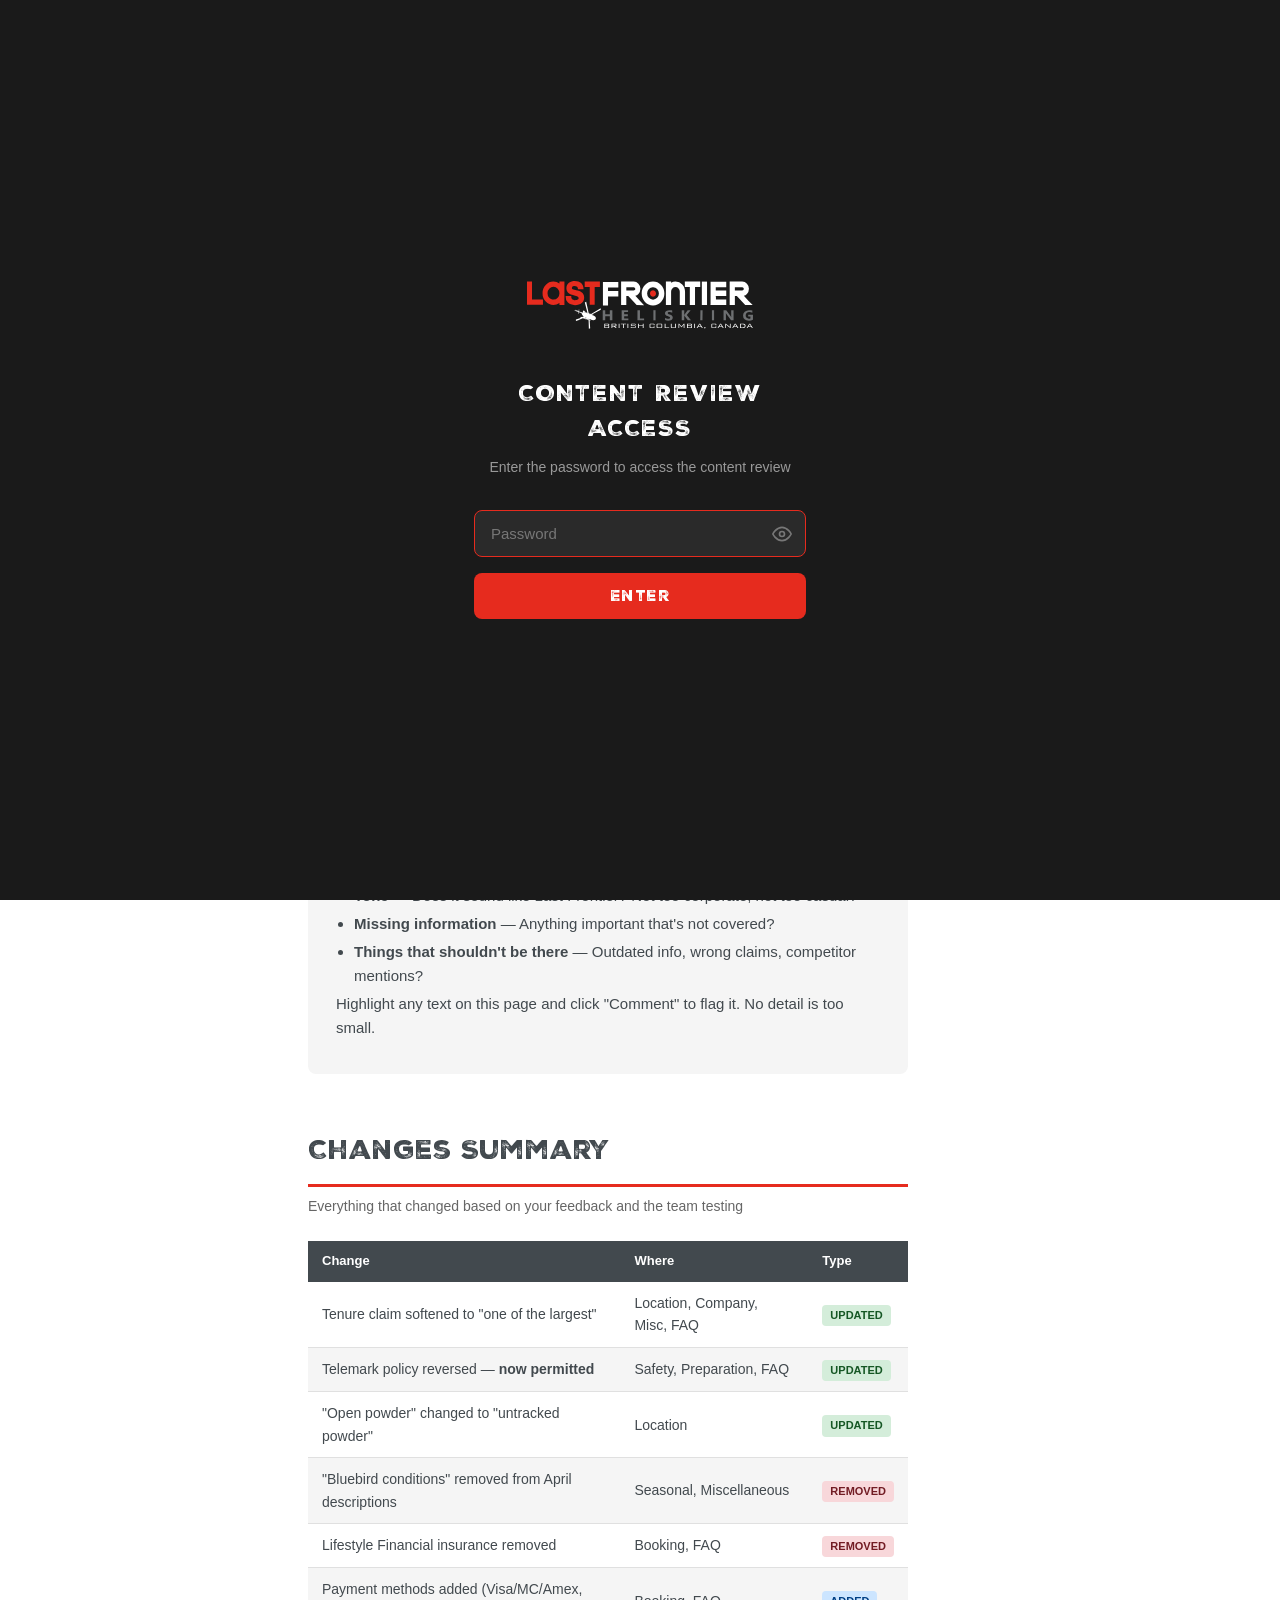
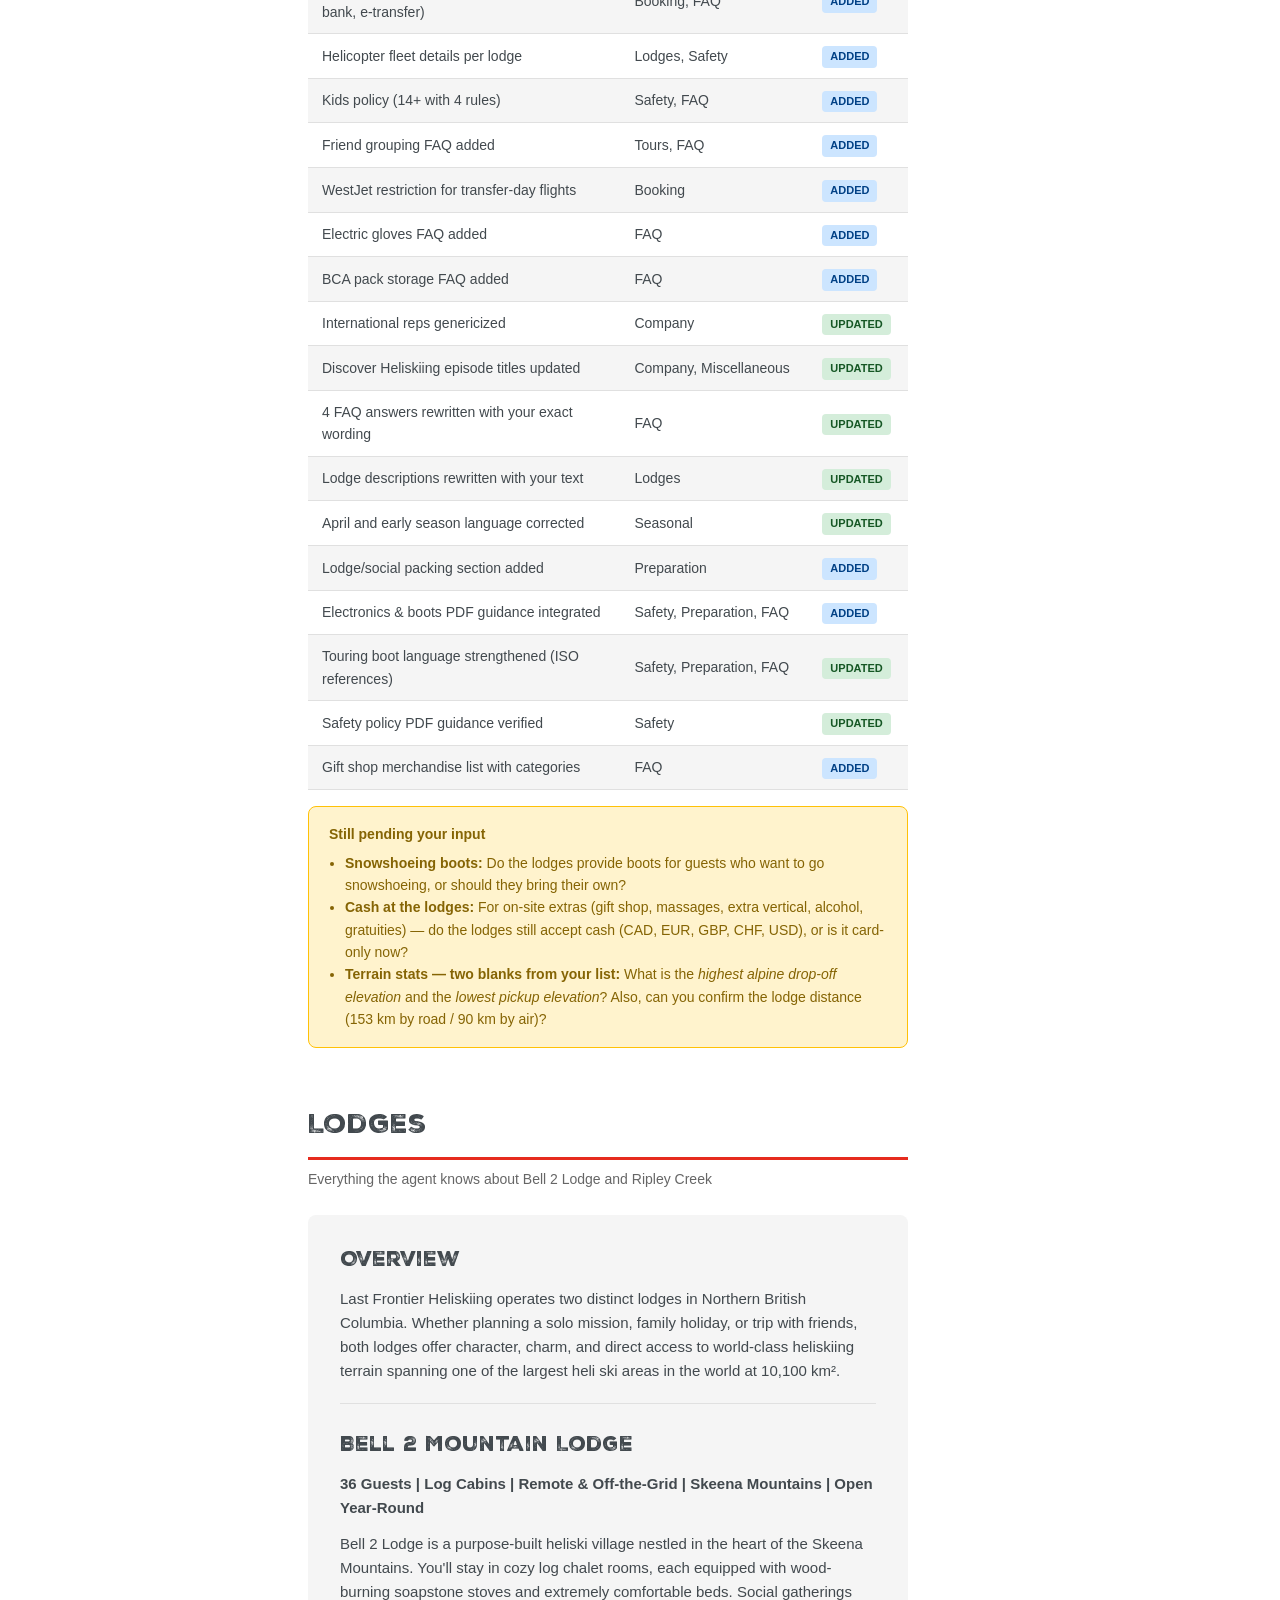
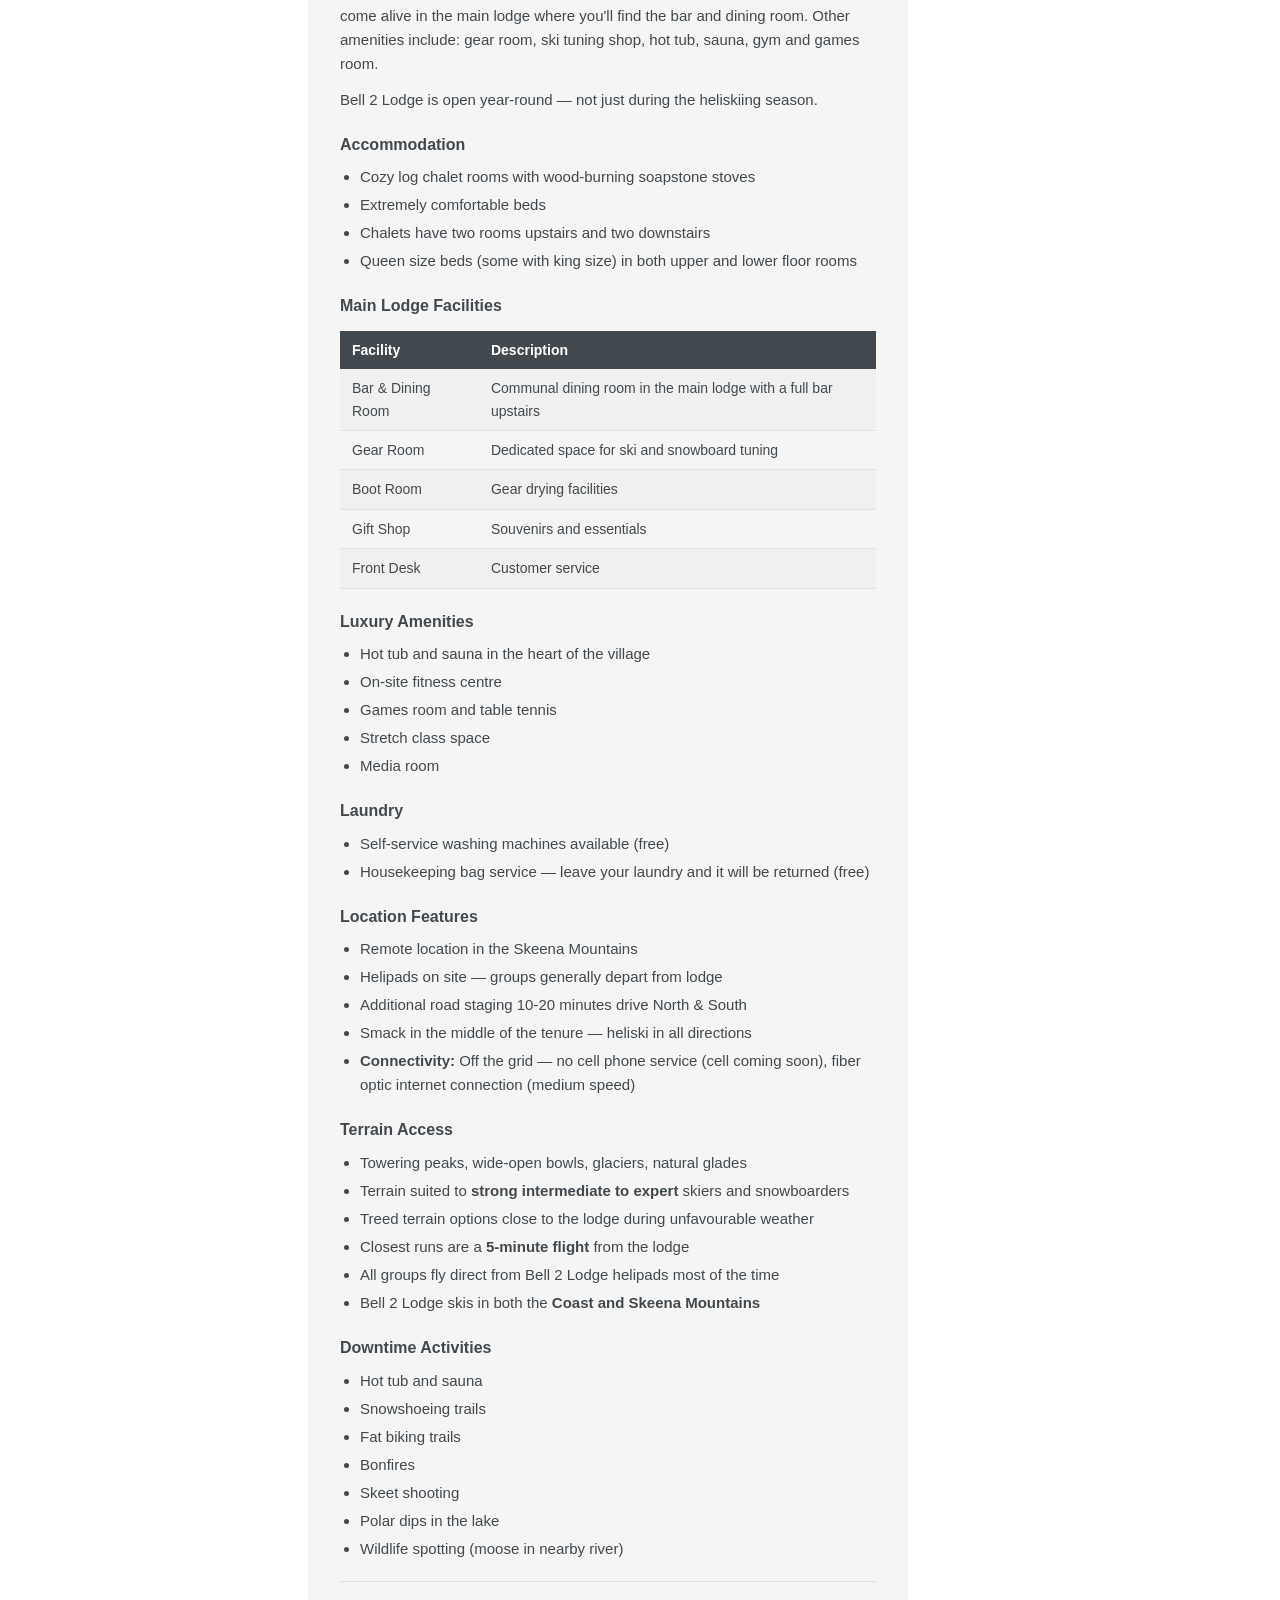
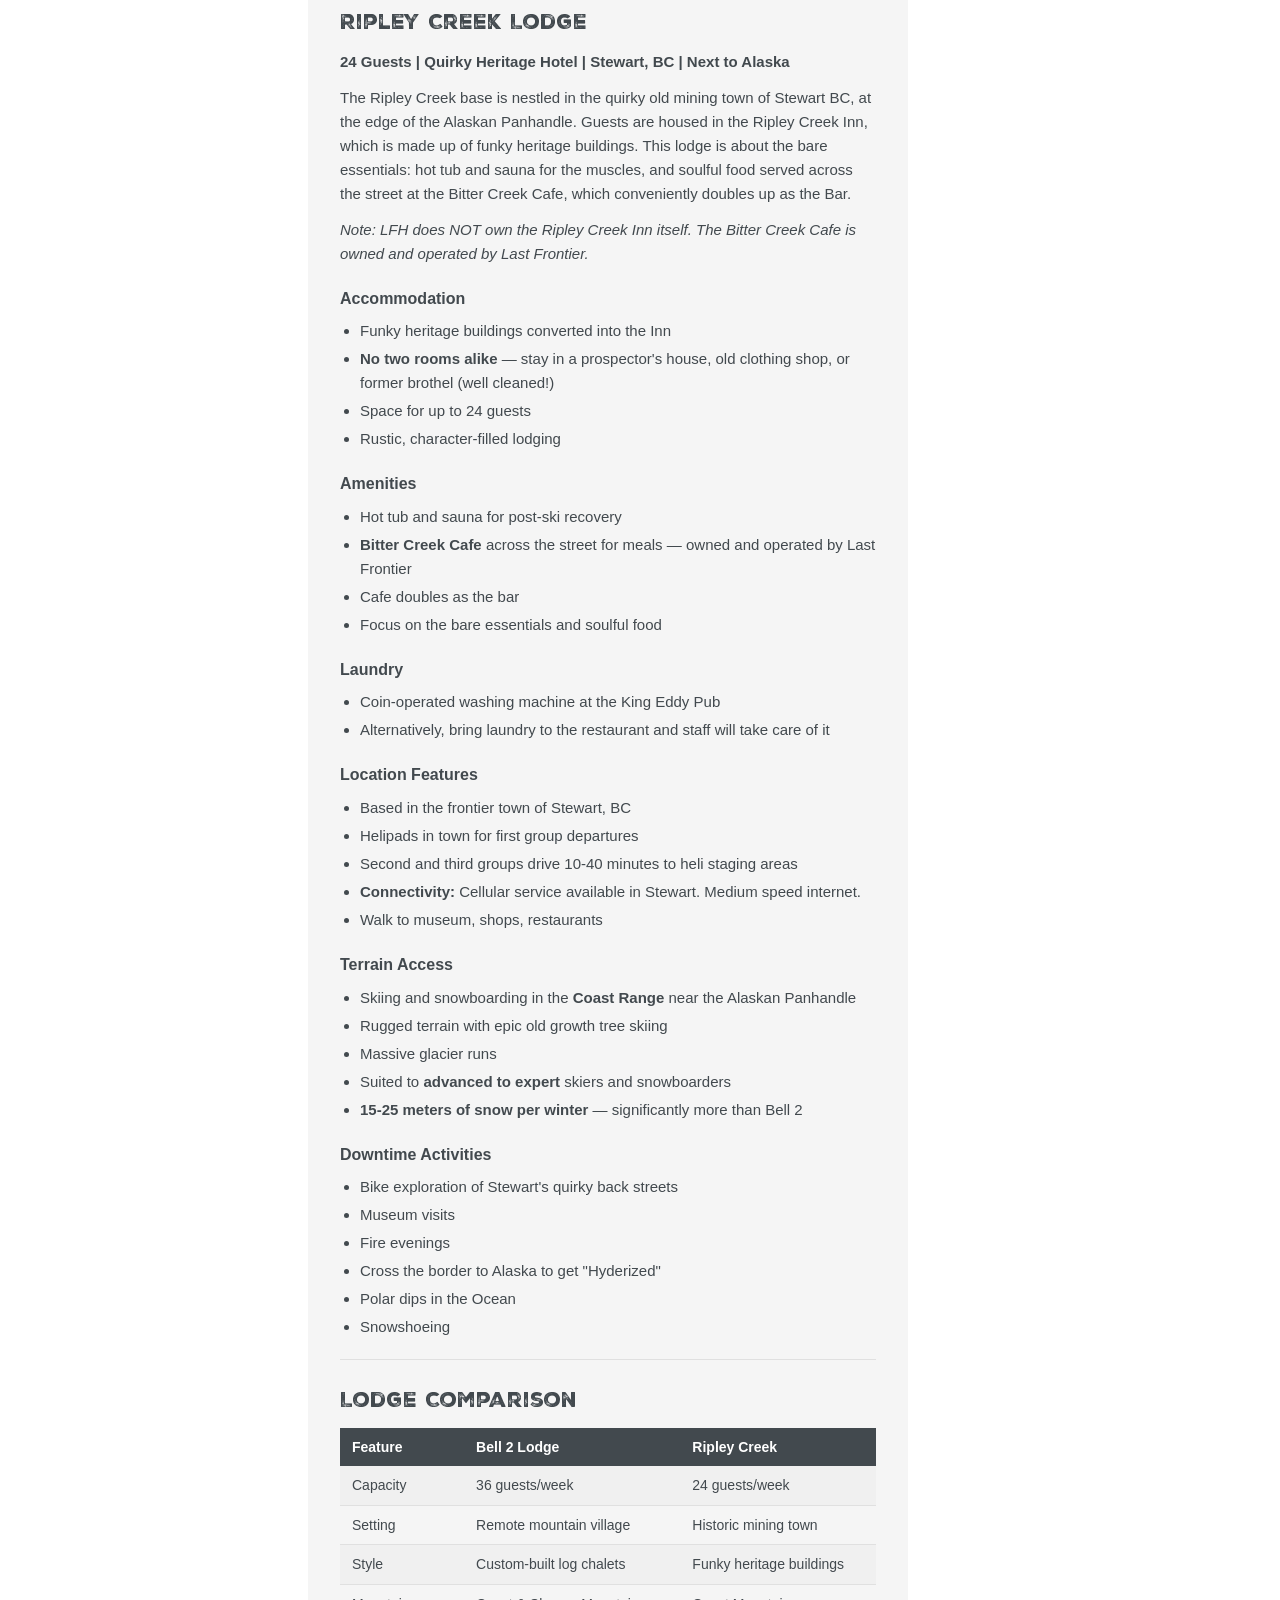
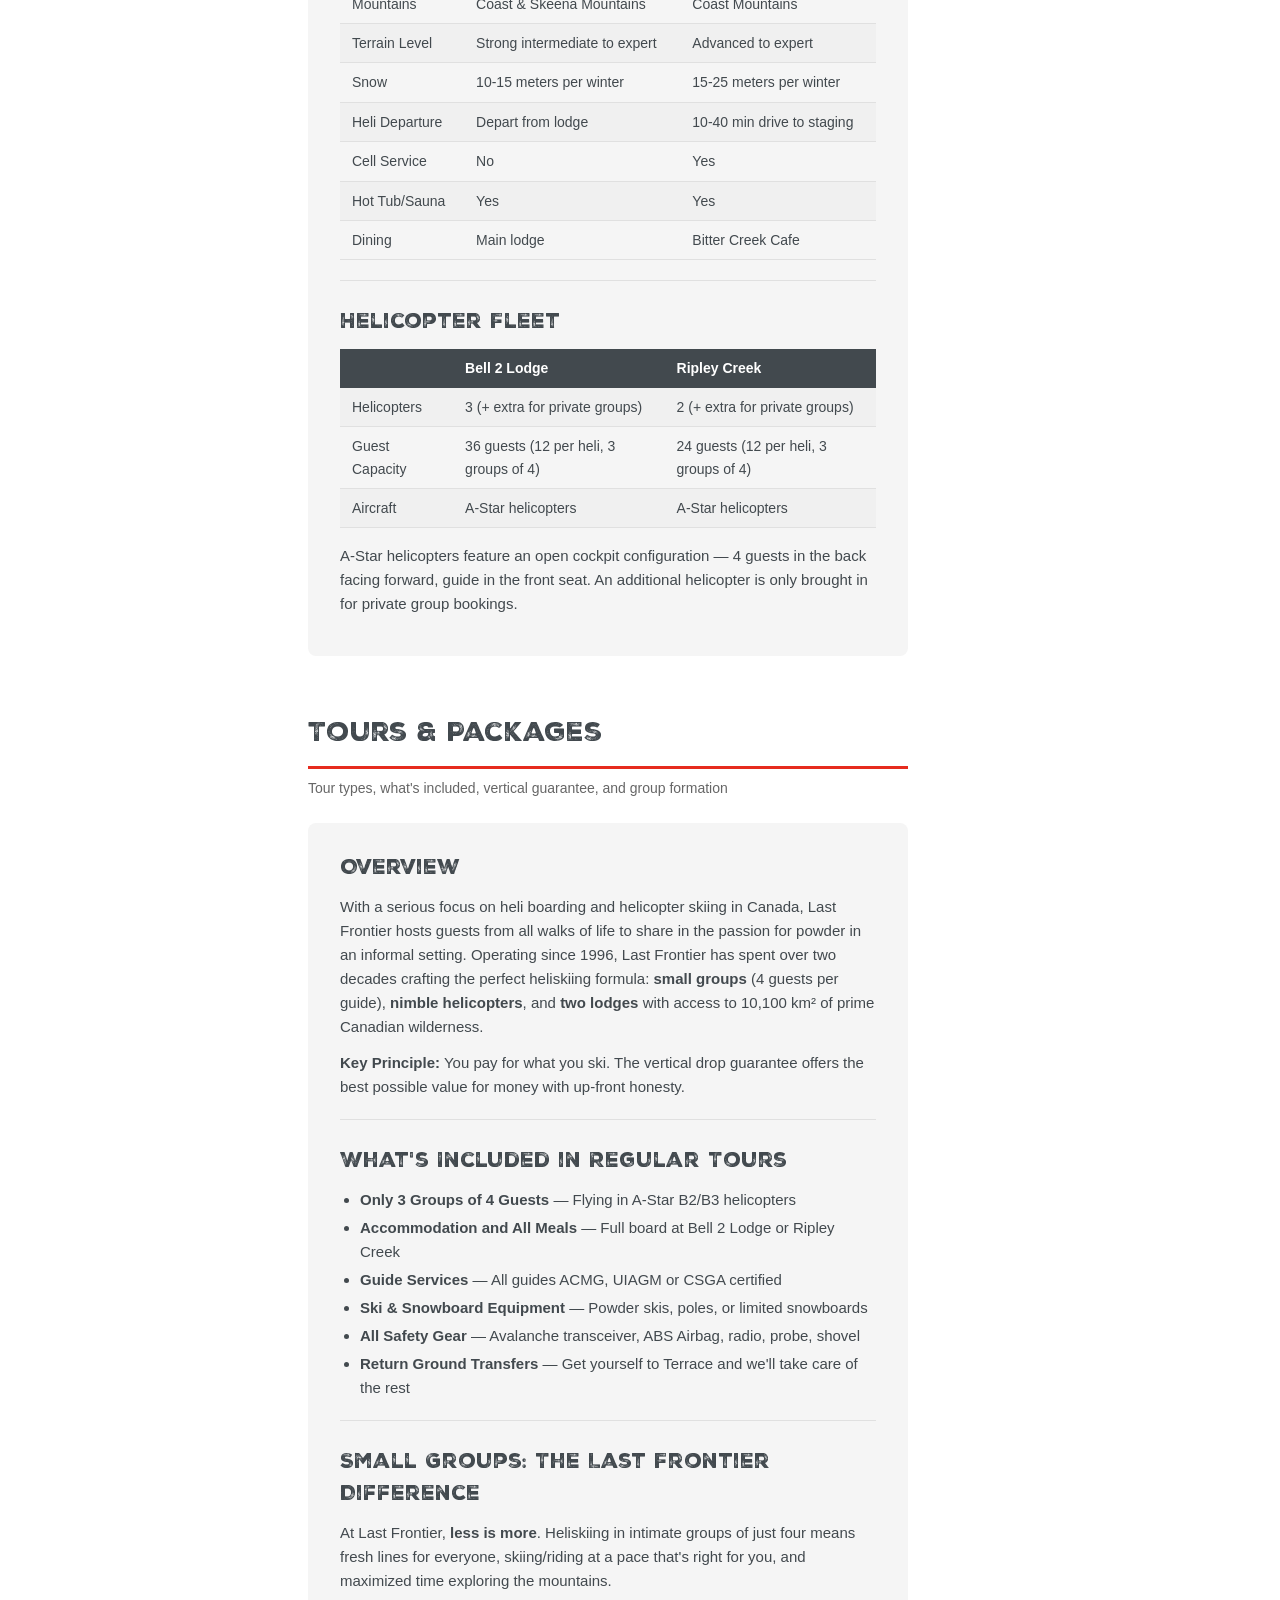
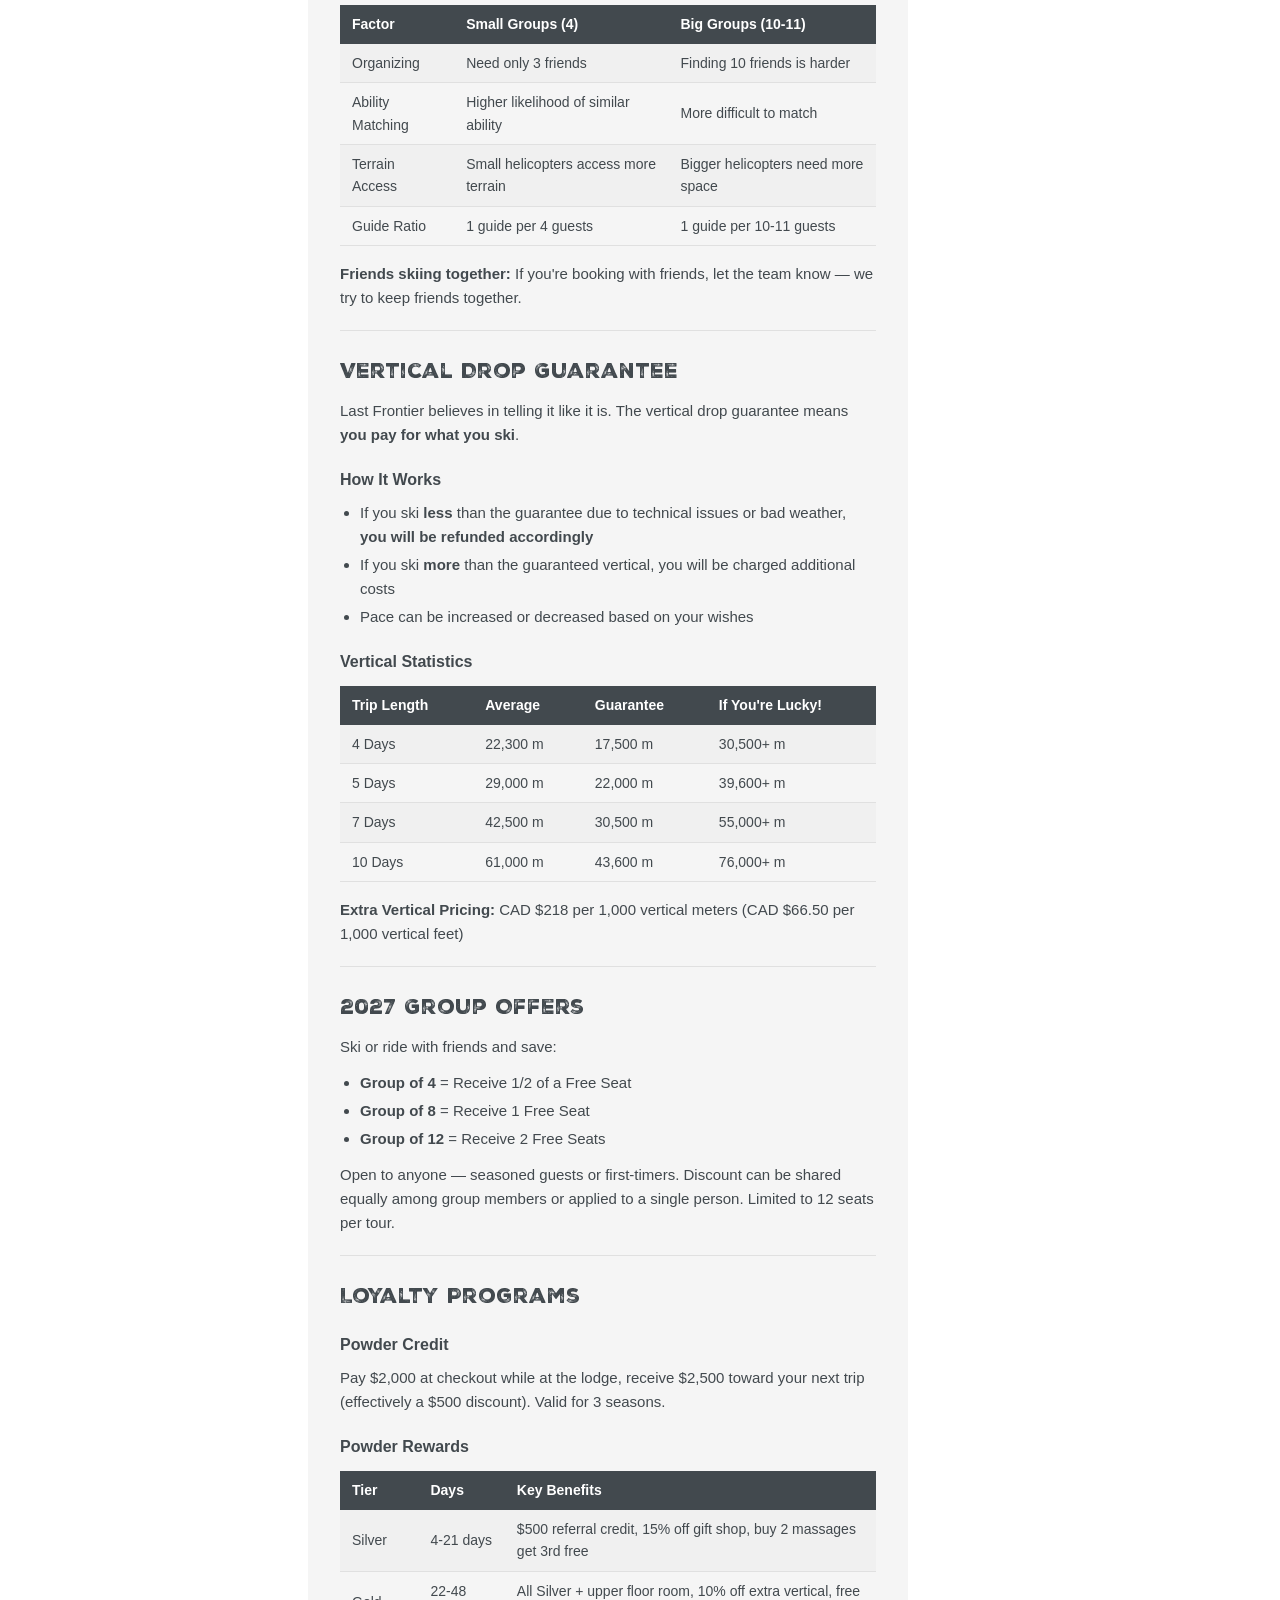
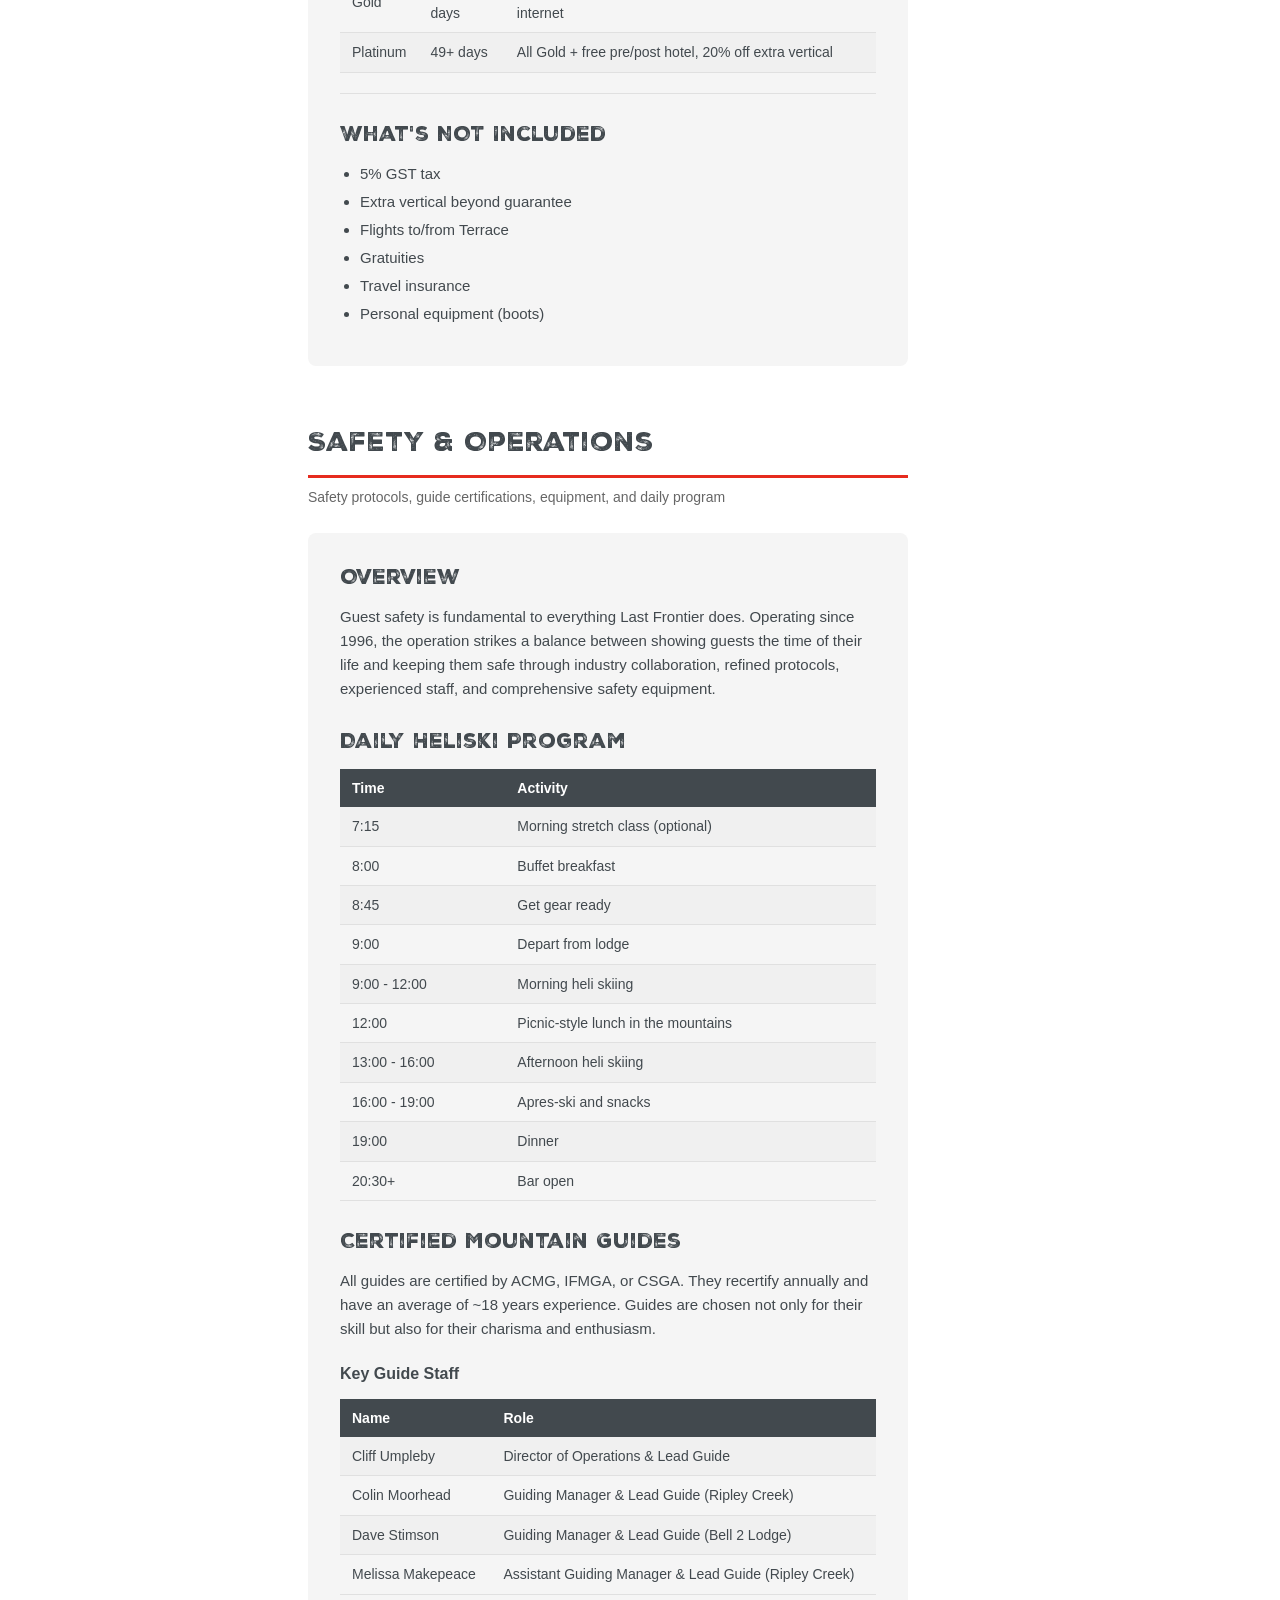
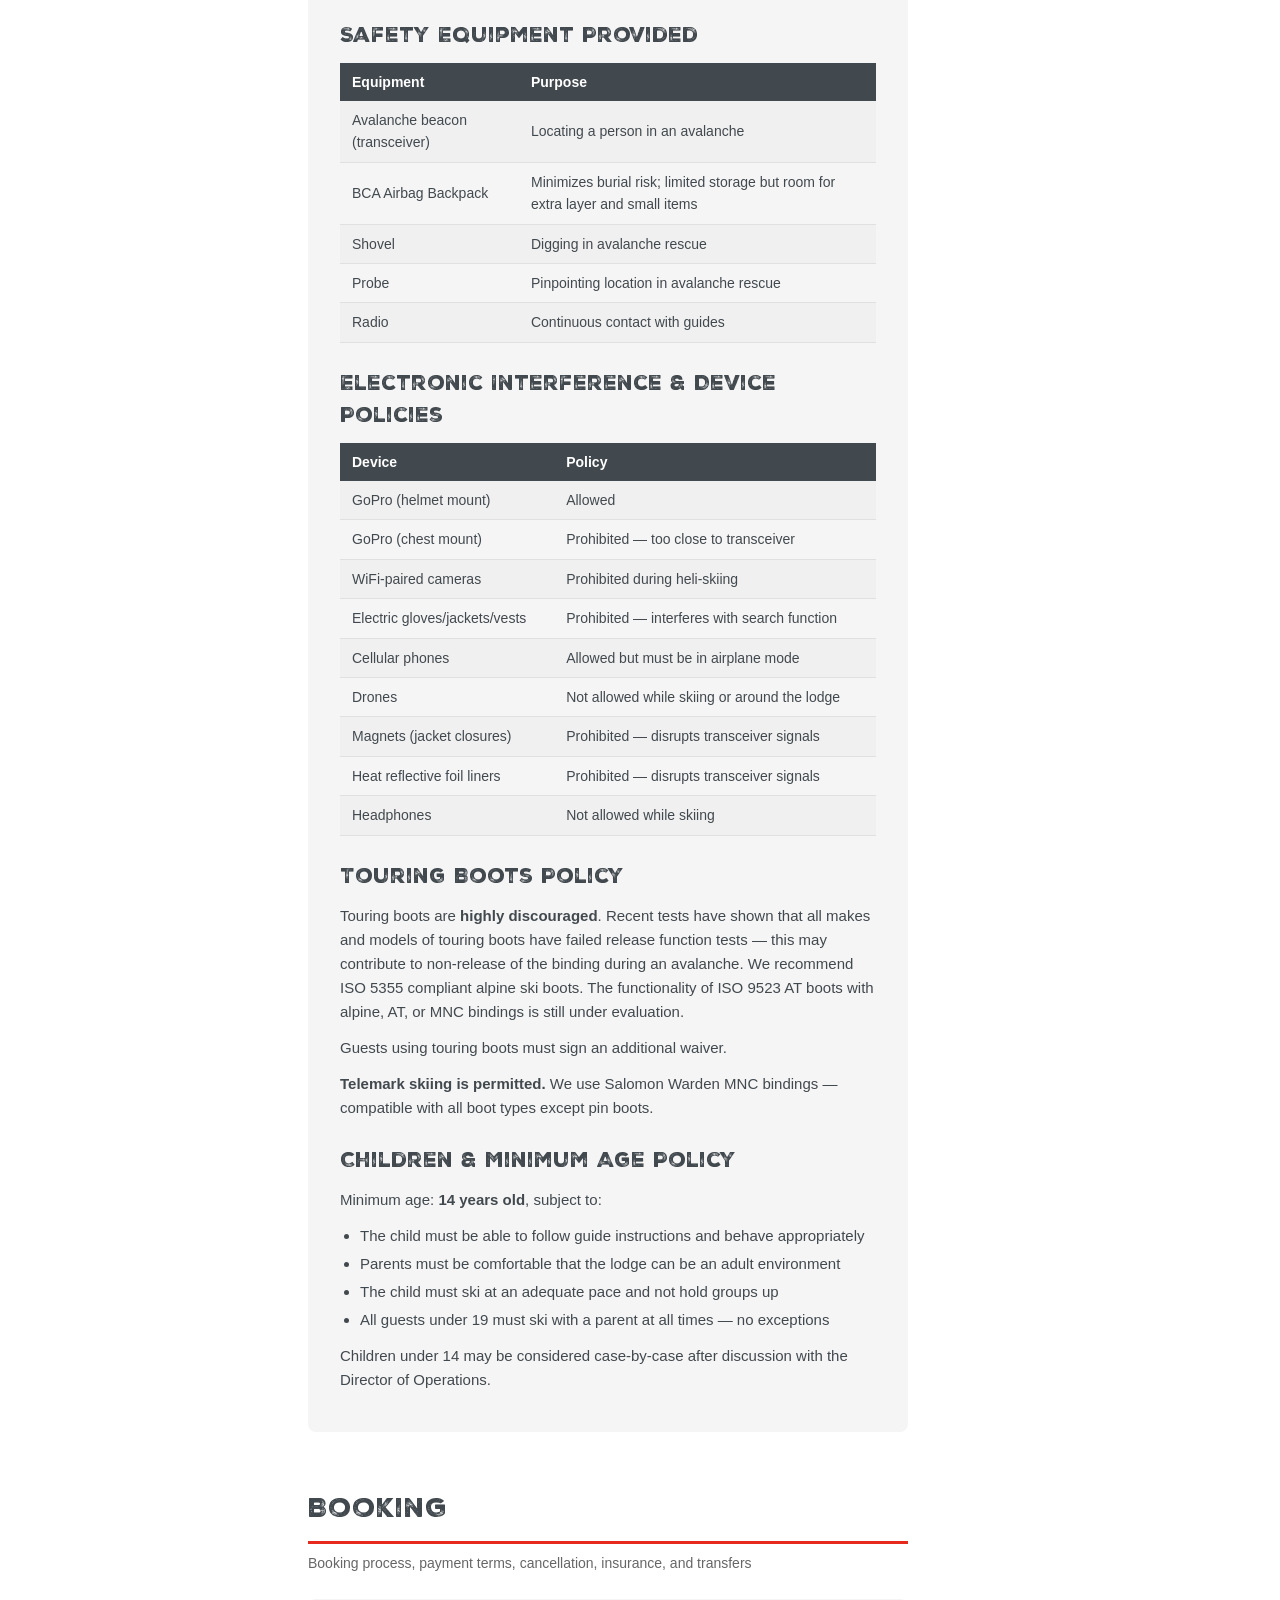
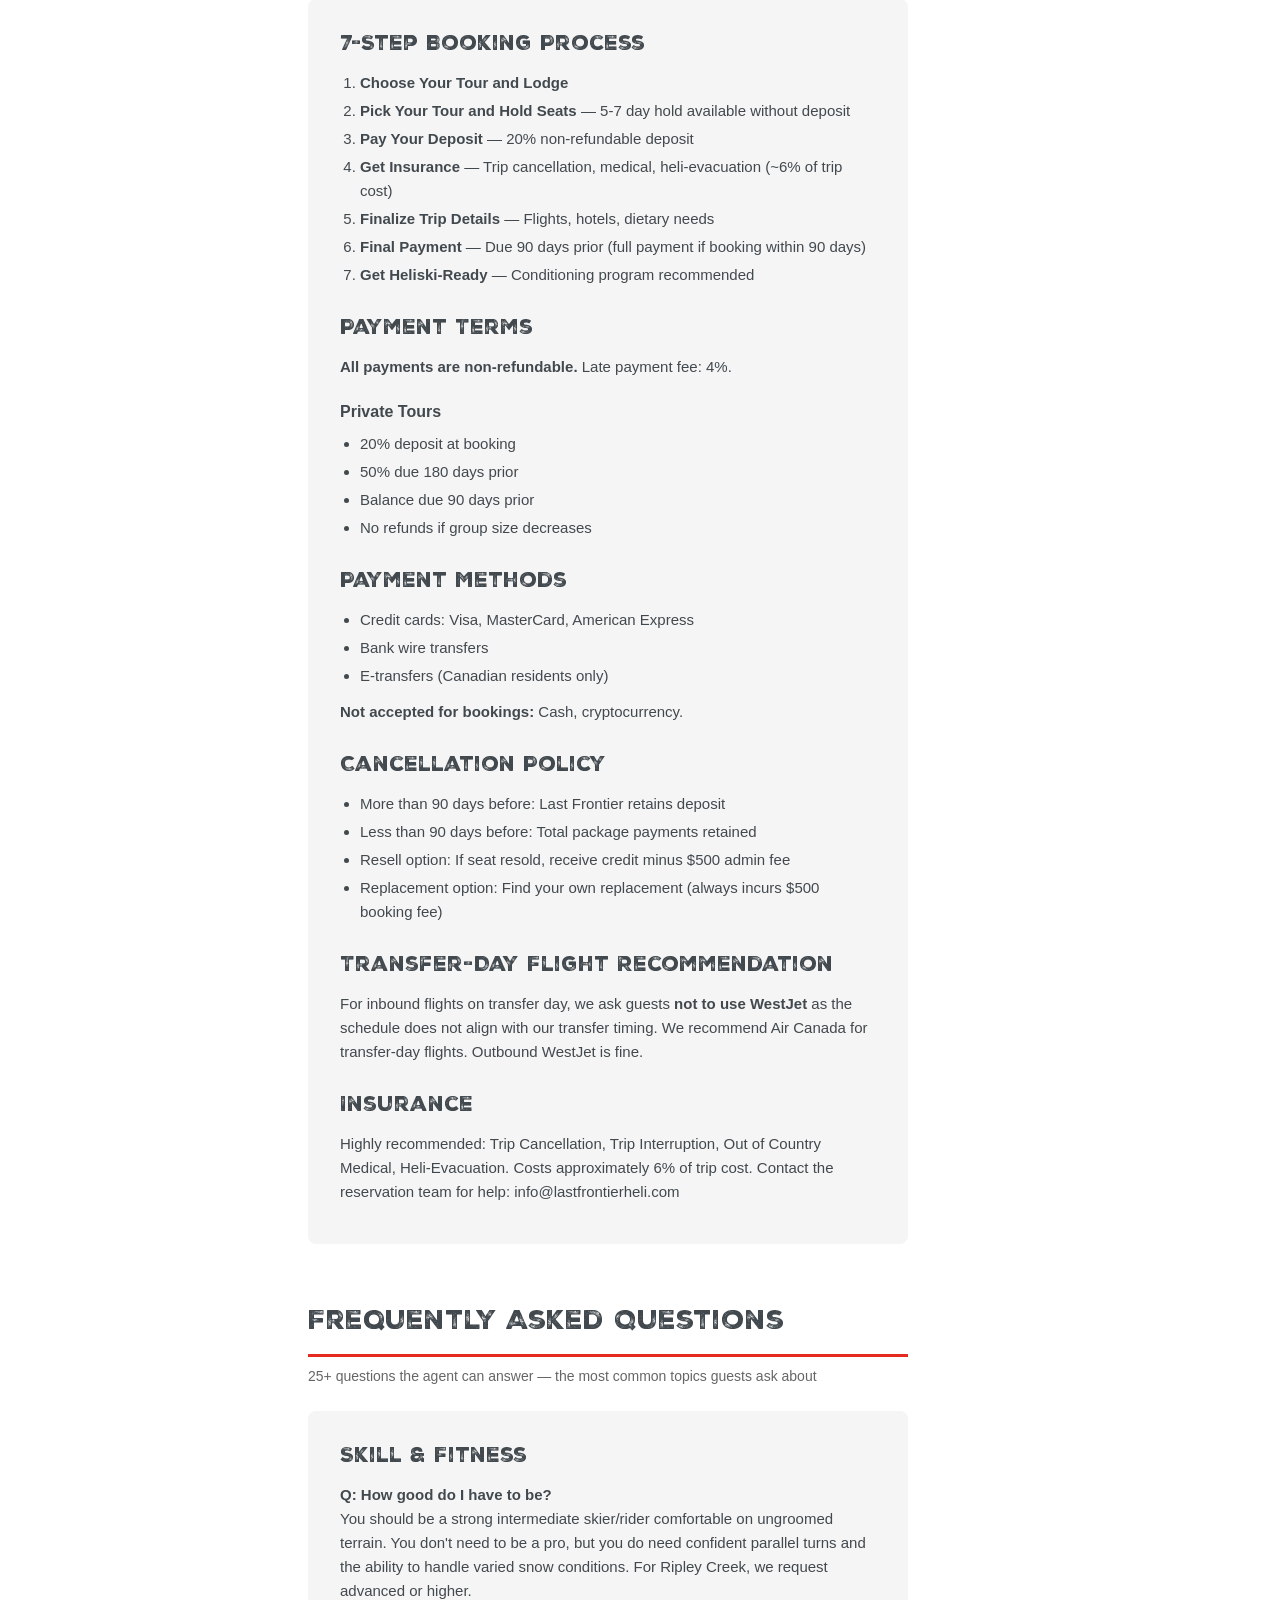
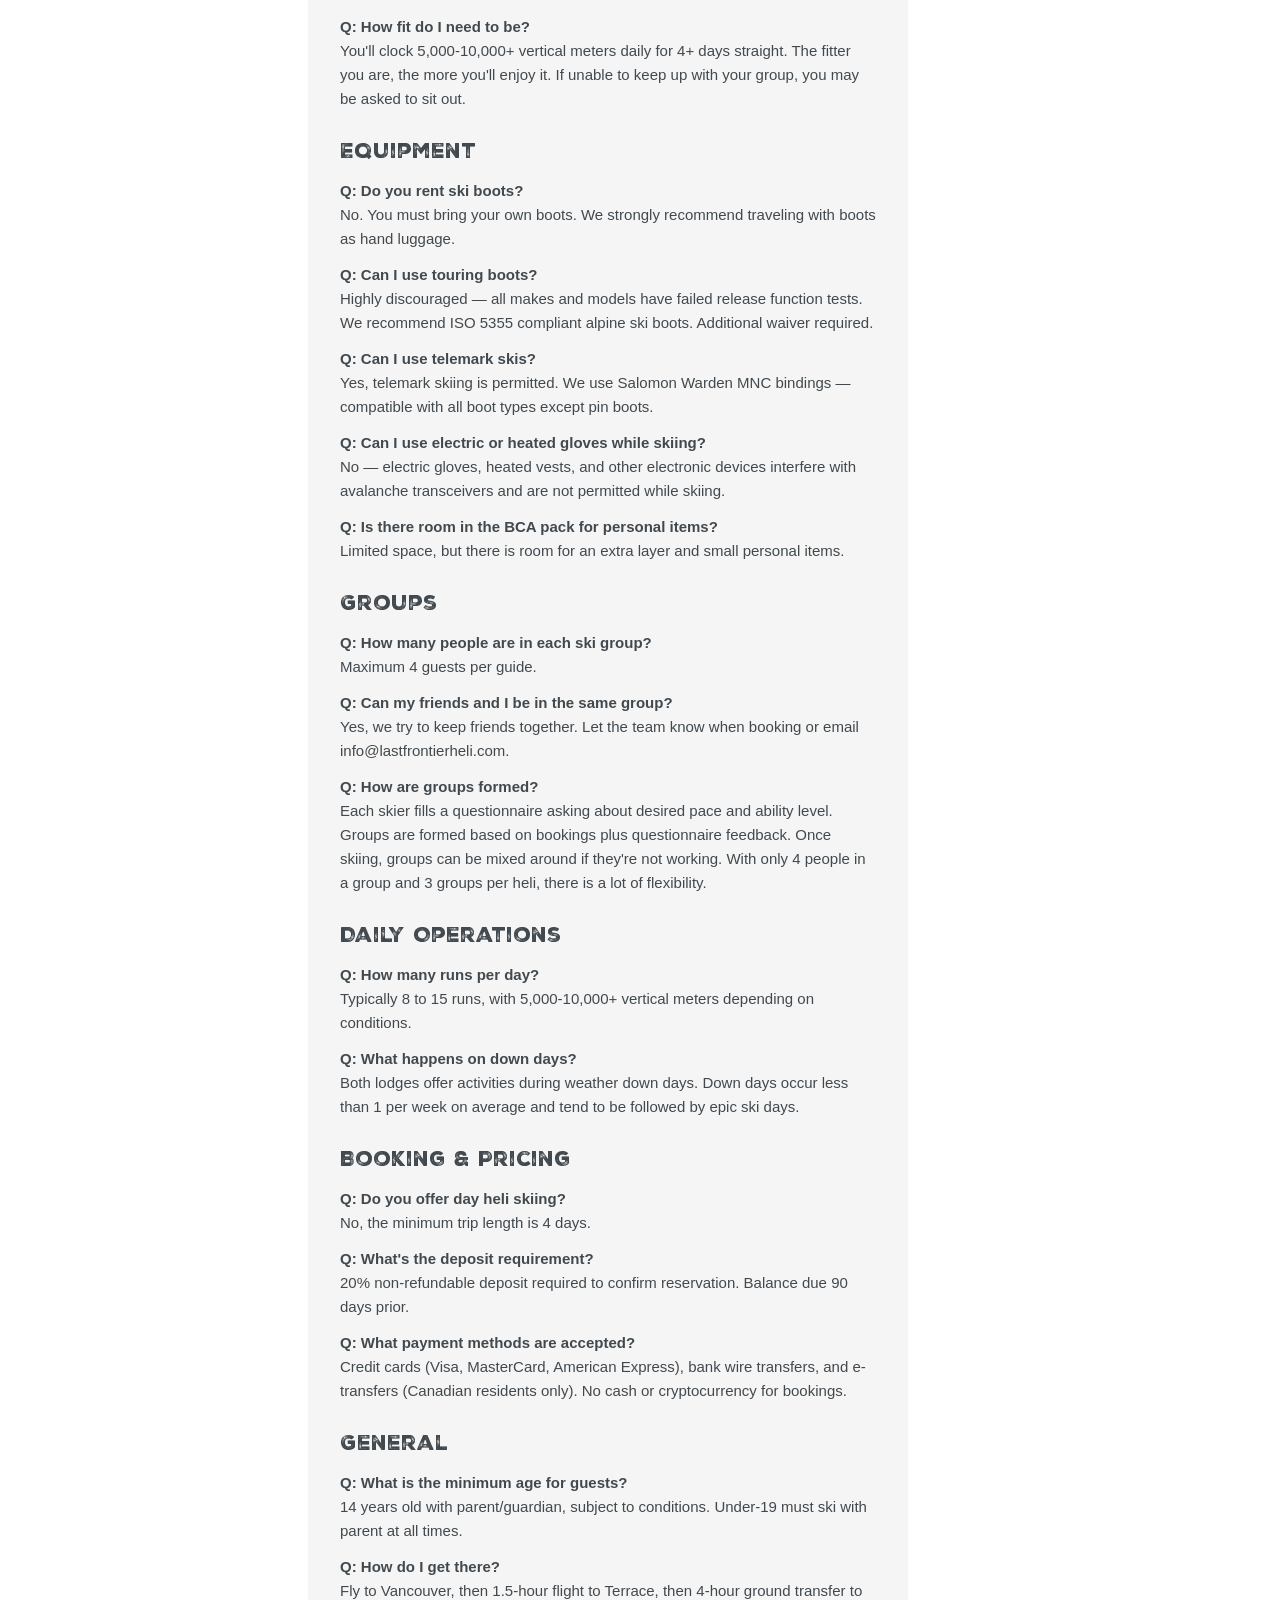
<file: kb-review.html>
<!DOCTYPE html>
<html lang="en">
<head>
<meta charset="UTF-8">
<meta name="viewport" content="width=device-width, initial-scale=1.0">
<title>Last Frontier Heliskiing — Content Review</title>
<style>
@font-face {
  font-family: 'Nexa Rust';
  src: url('https://yannicksegaar.github.io/lfh-cdn/fonts/NexaRustSansBlack2.woff2') format('woff2');
  font-weight: 900;
  font-style: normal;
  font-display: swap;
}

*, *::before, *::after { box-sizing: border-box; margin: 0; padding: 0; }

:root {
  --red: #e62b1e;
  --text: #42494e;
  --text-light: #666666;
  --bg: #FFFFFF;
  --section-bg: #F5F5F5;
  --border: #e0e0e0;
  --sidebar-w: 260px;
  --header-h: 72px;
  --gutter-w: 300px;
  --gutter-gap: 24px;
}

html { scroll-behavior: smooth; }
body {
  font-family: -apple-system, BlinkMacSystemFont, 'Segoe UI', Roboto, sans-serif;
  color: var(--text);
  background: var(--bg);
  line-height: 1.6;
  font-size: 15px;
}

/* HEADER */
.header {
  position: fixed; top: 0; left: 0; right: 0; z-index: 100;
  height: var(--header-h);
  background: var(--text);
  display: flex; align-items: center; padding: 0 32px;
  gap: 20px;
}
.header img { height: 36px; }
.header h1 {
  font-family: 'Nexa Rust', sans-serif;
  color: #fff; font-size: 20px; font-weight: 900; letter-spacing: 0.02em;
}

/* DISCLAIMER BANNER */
.disclaimer {
  position: fixed; top: var(--header-h); left: 0; right: 0; z-index: 99;
  background: #fef3cd; border-bottom: 1px solid #ffc107;
  padding: 10px 32px; font-size: 13px; color: #856404;
  text-align: center;
}
.disclaimer-height { height: 40px; }

/* SIDEBAR */
.sidebar {
  position: fixed; top: calc(var(--header-h) + 40px); left: 0; bottom: 0;
  width: var(--sidebar-w); background: #fafafa; border-right: 1px solid var(--border);
  overflow-y: auto; padding: 20px 0; z-index: 50;
}
.sidebar-group { margin-bottom: 16px; }
.sidebar-group-title {
  font-family: 'Nexa Rust', sans-serif;
  font-size: 11px; text-transform: uppercase; letter-spacing: 0.08em;
  color: var(--text-light); padding: 4px 24px; margin-bottom: 2px;
}
.sidebar a {
  display: block; padding: 6px 24px; color: var(--text);
  text-decoration: none; font-size: 14px; transition: all 0.15s;
  border-left: 3px solid transparent;
}
.sidebar a:hover { background: #f0f0f0; }
.sidebar a.active {
  color: var(--red); border-left-color: var(--red);
  background: rgba(230,43,30,0.05); font-weight: 600;
}

/* MOBILE HAMBURGER */
.hamburger {
  display: none; position: fixed; top: calc(var(--header-h) + 48px); left: 12px;
  z-index: 200; background: var(--text); color: #fff; border: none;
  width: 40px; height: 40px; border-radius: 8px; font-size: 20px; cursor: pointer;
}

/* MAIN CONTENT */
.main {
  margin-left: var(--sidebar-w);
  margin-right: calc(var(--gutter-w) + var(--gutter-gap));
  margin-top: calc(var(--header-h) + 40px);
  padding: 40px 48px 120px;
  max-width: 900px;
  position: relative;
}

/* SECTIONS */
.section { margin-bottom: 56px; scroll-margin-top: calc(var(--header-h) + 56px); }
.section-title {
  font-family: 'Nexa Rust', sans-serif;
  font-size: 26px; color: var(--text); margin-bottom: 8px;
  padding-bottom: 12px; border-bottom: 3px solid var(--red);
}
.section-subtitle {
  font-size: 14px; color: var(--text-light); margin-bottom: 24px;
}

/* KB CONTENT CARDS */
.kb-content {
  background: var(--section-bg); border-radius: 8px;
  padding: 28px 32px; margin-bottom: 20px;
}
.kb-content h2 { font-family: 'Nexa Rust', sans-serif; font-size: 20px; margin: 24px 0 12px; color: var(--text); }
.kb-content h2:first-child { margin-top: 0; }
.kb-content h3 { font-size: 16px; font-weight: 700; margin: 20px 0 8px; color: var(--text); }
.kb-content h4 { font-size: 14px; font-weight: 700; margin: 16px 0 6px; }
.kb-content p { margin-bottom: 12px; }
.kb-content ul, .kb-content ol { margin: 8px 0 12px 20px; }
.kb-content li { margin-bottom: 4px; }
.kb-content table { width: 100%; border-collapse: collapse; margin: 12px 0 16px; font-size: 14px; }
.kb-content th { background: var(--text); color: #fff; padding: 8px 12px; text-align: left; font-weight: 600; }
.kb-content td { padding: 8px 12px; border-bottom: 1px solid var(--border); }
.kb-content tr:nth-child(even) td { background: rgba(0,0,0,0.02); }
.kb-content blockquote {
  border-left: 3px solid var(--red); padding: 8px 16px; margin: 12px 0;
  background: rgba(230,43,30,0.03); font-style: italic;
}
.kb-content strong { font-weight: 700; }
.kb-content em { font-style: italic; }
.kb-content hr { border: none; border-top: 1px solid var(--border); margin: 20px 0; }

/* PROMPT CARDS */
.prompt-card {
  background: var(--section-bg); border-radius: 8px;
  padding: 24px 28px; margin-bottom: 16px;
  border-left: 4px solid var(--red);
}
.prompt-card-title {
  font-family: 'Nexa Rust', sans-serif;
  font-size: 16px; margin-bottom: 10px; color: var(--text);
}
.prompt-card p { margin-bottom: 8px; font-size: 14px; }
.prompt-card ul { margin: 6px 0 10px 18px; font-size: 14px; }
.prompt-card li { margin-bottom: 3px; }
.prompt-card table { width: 100%; border-collapse: collapse; margin: 8px 0; font-size: 13px; }
.prompt-card th { background: var(--text); color: #fff; padding: 6px 10px; text-align: left; }
.prompt-card td { padding: 6px 10px; border-bottom: 1px solid var(--border); }

/* EXIT CARDS */
.exit-card {
  background: var(--section-bg); border-radius: 8px;
  padding: 20px 24px; margin-bottom: 12px;
  display: flex; gap: 16px; align-items: flex-start;
}
.exit-icon {
  width: 40px; height: 40px; border-radius: 8px; background: var(--red);
  color: #fff; display: flex; align-items: center; justify-content: center;
  font-size: 18px; flex-shrink: 0;
}
.exit-info h4 { font-size: 15px; font-weight: 700; margin-bottom: 4px; }
.exit-info p { font-size: 13px; color: var(--text-light); }

/* PRICING TABLE */
.pricing-group { margin-bottom: 28px; }
.pricing-group h3 {
  font-family: 'Nexa Rust', sans-serif;
  font-size: 18px; margin-bottom: 12px;
}
.pricing-table { width: 100%; border-collapse: collapse; margin-bottom: 8px; }
.pricing-table th {
  background: var(--text); color: #fff; padding: 10px 14px;
  text-align: left; font-size: 13px; font-weight: 600;
}
.pricing-table td { padding: 10px 14px; border-bottom: 1px solid var(--border); font-size: 14px; }
.pricing-table tr:nth-child(even) td { background: var(--section-bg); }
.pricing-note { font-size: 13px; color: var(--text-light); margin-top: 4px; }

/* CHANGES TABLE */
.changes-table { width: 100%; border-collapse: collapse; margin: 16px 0; }
.changes-table th {
  background: var(--text); color: #fff; padding: 10px 14px;
  text-align: left; font-size: 13px;
}
.changes-table td { padding: 10px 14px; border-bottom: 1px solid var(--border); font-size: 14px; }
.changes-table tr:nth-child(even) td { background: var(--section-bg); }
.changes-badge {
  display: inline-block; padding: 2px 8px; border-radius: 4px;
  font-size: 11px; font-weight: 600; text-transform: uppercase;
}
.changes-badge.updated { background: #d4edda; color: #155724; }
.changes-badge.added { background: #cce5ff; color: #004085; }
.changes-badge.removed { background: #f8d7da; color: #721c24; }

/* INLINE COMMENTING */
.comment-hint {
  display: flex; align-items: center; gap: 8px;
  background: #e8f4fd; border: 1px solid #b6d4fe; border-radius: 8px;
  padding: 10px 16px; margin-bottom: 24px; font-size: 13px; color: #084298;
}
.comment-hint::before { content: '💬'; font-size: 16px; }

.comments-gutter {
  position: fixed;
  top: calc(var(--header-h) + 40px);
  right: 0;
  width: var(--gutter-w);
  bottom: 0;
  overflow-y: auto;
  padding: 20px 16px;
  border-left: 1px solid var(--border);
  background: #fafafa;
  z-index: 40;
}
.comments-gutter-title {
  font-family: 'Nexa Rust', sans-serif;
  font-size: 13px; text-transform: uppercase; letter-spacing: 0.06em;
  color: var(--text-light); margin-bottom: 12px; padding-bottom: 8px;
  border-bottom: 1px solid var(--border);
}
.comments-gutter-empty {
  font-size: 13px; color: var(--text-light); font-style: italic;
  padding: 20px 0;
}

.comment-card {
  background: #fff; border: 1px solid var(--border); border-radius: 8px;
  padding: 12px 14px; margin-bottom: 10px; font-size: 13px;
  position: relative; cursor: pointer; transition: border-color 0.15s, box-shadow 0.15s;
}
.comment-card:hover, .comment-card.active {
  border-color: #ffc107; box-shadow: 0 0 0 1px #ffc107;
}
.comment-card .comment-meta {
  font-size: 11px; color: var(--text-light); margin-bottom: 6px;
}
.comment-card .comment-quote {
  background: rgba(255, 212, 0, 0.15); border-left: 2px solid #ffc107;
  padding: 4px 8px; margin-bottom: 8px; font-size: 12px;
  color: var(--text); max-height: 48px; overflow: hidden;
  text-overflow: ellipsis; font-style: italic;
}
.comment-card .comment-text {
  color: var(--text); line-height: 1.5;
}
.comment-card .comment-section-badge {
  display: inline-block; font-size: 10px; background: var(--section-bg);
  border-radius: 3px; padding: 1px 6px; color: var(--text-light);
  margin-top: 6px;
}
.comment-card .comment-actions {
  position: absolute; top: 6px; right: 6px;
  display: flex; gap: 2px;
}
.comment-card .comment-action-btn {
  background: none; border: none; font-size: 13px;
  cursor: pointer; color: var(--text-light); padding: 3px 4px;
  line-height: 1; border-radius: 3px;
}
.comment-card .comment-action-btn:hover { background: #f0f0f0; color: var(--text); }
.comment-card .comment-action-btn.delete:hover { background: #f8d7da; color: #721c24; }
.comment-card.resolved {
  opacity: 0.5; border-style: dashed;
}
.comment-card.resolved .comment-text { text-decoration: line-through; }

.comment-edit-area {
  width: 100%; padding: 6px 8px; border: 1px solid var(--border);
  border-radius: 4px; font-family: inherit; font-size: 13px;
  resize: vertical; min-height: 50px; margin-bottom: 6px;
}
.comment-edit-area:focus { outline: none; border-color: var(--red); }
.comment-edit-actions {
  display: flex; gap: 4px; justify-content: flex-end;
}
.comment-edit-actions button {
  padding: 3px 10px; border-radius: 4px; font-size: 11px;
  font-weight: 600; cursor: pointer; border: none;
}
.comment-edit-actions .btn-save { background: var(--red); color: #fff; }
.comment-edit-actions .btn-save:hover { opacity: 0.85; }
.comment-edit-actions .btn-edit-cancel { background: #eee; color: var(--text); }
.comment-edit-actions .btn-edit-cancel:hover { background: #ddd; }

.comment-highlight {
  background: rgba(255, 212, 0, 0.3);
  cursor: pointer;
  border-bottom: 2px solid #ffc107;
  transition: background 0.15s;
}
.comment-highlight:hover, .comment-highlight.active {
  background: rgba(255, 212, 0, 0.5);
}

.comment-popover {
  position: fixed; z-index: 1000;
  display: none;
}
.comment-popover button {
  display: flex; align-items: center; gap: 6px;
  padding: 6px 14px; background: var(--text); color: #fff;
  border: none; border-radius: 6px; font-size: 13px; font-weight: 600;
  cursor: pointer; box-shadow: 0 2px 8px rgba(0,0,0,0.2);
  white-space: nowrap;
}
.comment-popover button:hover { background: #2a3035; }

.comment-input-card {
  background: #fff; border: 1px solid #ffc107; border-radius: 8px;
  padding: 12px 14px; margin-bottom: 10px;
  box-shadow: 0 2px 8px rgba(0,0,0,0.08);
}
.comment-input-card .comment-input-quote {
  background: rgba(255, 212, 0, 0.15); border-left: 2px solid #ffc107;
  padding: 4px 8px; margin-bottom: 8px; font-size: 12px;
  color: var(--text); max-height: 48px; overflow: hidden;
  font-style: italic;
}
.comment-input-card textarea {
  width: 100%; padding: 8px 10px; border: 1px solid var(--border);
  border-radius: 4px; font-family: inherit; font-size: 13px;
  resize: vertical; min-height: 60px;
}
.comment-input-card textarea:focus { outline: none; border-color: var(--red); }
.comment-input-actions {
  display: flex; gap: 6px; margin-top: 8px; justify-content: flex-end;
}
.comment-input-actions button {
  padding: 5px 14px; border-radius: 4px; font-size: 12px;
  font-weight: 600; cursor: pointer; border: none;
}
.comment-input-actions .btn-submit {
  background: var(--red); color: #fff;
}
.comment-input-actions .btn-submit:hover { opacity: 0.85; }
.comment-input-actions .btn-cancel {
  background: #eee; color: var(--text);
}
.comment-input-actions .btn-cancel:hover { background: #ddd; }

@keyframes flash-highlight {
  0%, 100% { background: rgba(255, 212, 0, 0.3); }
  50% { background: rgba(255, 212, 0, 0.7); }
}
@keyframes flash-card {
  0%, 100% { box-shadow: 0 0 0 0 rgba(255, 193, 7, 0); }
  50% { box-shadow: 0 0 0 3px rgba(255, 193, 7, 0.5); }
}

/* GENERAL FEEDBACK */
.general-feedback-box {
  background: var(--section-bg); border-radius: 8px;
  padding: 28px 32px;
}
.general-feedback-box textarea {
  width: 100%; padding: 12px 14px; border: 1px solid var(--border);
  border-radius: 6px; font-family: inherit; font-size: 14px;
  resize: vertical; min-height: 100px; margin-bottom: 12px;
}
.general-feedback-box textarea:focus { outline: none; border-color: var(--red); }
.general-feedback-submit {
  padding: 10px 28px; background: var(--red); color: #fff;
  border: none; border-radius: 6px; font-size: 14px;
  font-weight: 600; cursor: pointer; transition: opacity 0.15s;
}
.general-feedback-submit:hover { opacity: 0.85; }
.general-feedback-submit:disabled { opacity: 0.4; cursor: not-allowed; }
.general-feedback-status {
  margin-top: 12px; font-size: 14px; display: none;
  padding: 10px 14px; border-radius: 6px;
}
.general-feedback-status.success { background: #d4edda; color: #155724; }
.general-feedback-status.error { background: #f8d7da; color: #721c24; }

/* COMMENT EXPORT */
.comments-gutter-footer {
  margin-top: 16px; padding-top: 12px;
  border-top: 1px solid var(--border);
}
.comment-export-btn {
  width: 100%; padding: 8px 14px; background: var(--text); color: #fff;
  border: none; border-radius: 6px; font-size: 13px; font-weight: 600;
  cursor: pointer; transition: all 0.15s;
}
.comment-export-btn:hover { background: #2a3035; }
.comment-export-btn:disabled { opacity: 0.5; cursor: not-allowed; }
.comment-export-btn.sent { background: #155724; }

/* FEEDBACK REPORT STICKY BAR */
.feedback-report-bar {
  position: fixed; bottom: 0; left: 280px; right: 320px;
  background: #fff; border-top: 2px solid var(--red);
  padding: 12px 24px; z-index: 100;
  box-shadow: 0 -2px 12px rgba(0,0,0,0.08);
  display: none;
}
.feedback-report-bar-inner {
  display: flex; align-items: center; justify-content: space-between;
  max-width: 900px; margin: 0 auto;
}
.feedback-report-summary {
  font-size: 13px; color: var(--text-light);
}
.feedback-pdf-btn {
  padding: 10px 28px; background: #42494e; color: #fff;
  border: none; border-radius: 6px; font-size: 14px;
  cursor: pointer; white-space: nowrap; margin-right: 8px;
}
.feedback-pdf-btn:hover { opacity: 0.85; }
.feedback-report-btn {
  padding: 10px 28px; background: var(--red); color: #fff;
  border: none; border-radius: 6px; font-size: 14px;
  font-weight: 600; cursor: pointer; transition: opacity 0.15s;
  white-space: nowrap;
}
.feedback-report-btn:hover { opacity: 0.85; }
.feedback-report-btn:disabled { opacity: 0.4; cursor: not-allowed; }
.feedback-report-btn.sent { background: #155724; }
@media (max-width: 768px) {
  .feedback-report-bar { left: 0; right: 0; }
}
@media (max-width: 1100px) {
  .feedback-report-bar { right: 0; }
}

/* GENERAL FEEDBACK LIST */
.general-feedback-item {
  display: flex; align-items: flex-start; gap: 10px;
  padding: 10px 12px; background: #f8f8f8; border-radius: 6px;
  margin-bottom: 8px; font-size: 14px; line-height: 1.5;
}
.general-feedback-item .gf-text { flex: 1; }
.general-feedback-item .gf-time { font-size: 11px; color: var(--text-light); white-space: nowrap; }
.general-feedback-item .gf-actions { display: flex; gap: 4px; }
.general-feedback-item .gf-actions button {
  background: none; border: none; cursor: pointer; font-size: 14px;
  opacity: 0.5; padding: 2px 4px;
}
.general-feedback-item .gf-actions button:hover { opacity: 1; }
.persistence-notice {
  font-size: 12px; color: var(--text-light); margin-top: 8px;
  line-height: 1.4; font-style: italic;
}

/* SIGN-OFF */
.signoff-box {
  background: var(--section-bg); border: 2px solid var(--red);
  border-radius: 12px; padding: 32px; text-align: center;
}
.signoff-box h3 {
  font-family: 'Nexa Rust', sans-serif;
  font-size: 22px; margin-bottom: 12px;
}
.signoff-box p { margin-bottom: 20px; color: var(--text-light); }
.signoff-checkbox {
  display: flex; align-items: center; justify-content: center;
  gap: 10px; margin-bottom: 20px; font-size: 15px;
}
.signoff-checkbox input { width: 18px; height: 18px; accent-color: var(--red); }
.signoff-btn {
  padding: 14px 40px; background: var(--red); color: #fff;
  border: none; border-radius: 8px; font-size: 16px;
  font-family: 'Nexa Rust', sans-serif; cursor: pointer;
  transition: opacity 0.15s;
}
.signoff-btn:hover { opacity: 0.85; }
.signoff-btn:disabled { opacity: 0.4; cursor: not-allowed; }
.signoff-status { margin-top: 16px; font-size: 15px; display: none; }

/* OVERVIEW BOX */
.overview-box {
  background: var(--section-bg); border-radius: 8px;
  padding: 24px 28px; margin-bottom: 24px;
}
.overview-box h3 { font-family: 'Nexa Rust', sans-serif; font-size: 18px; margin-bottom: 10px; }
.overview-box p { margin-bottom: 10px; }
.overview-box ul { margin: 8px 0 0 18px; }
.overview-box li { margin-bottom: 4px; }

/* DEFERRED ITEMS */
.deferred-box {
  background: #fff3cd; border: 1px solid #ffc107; border-radius: 8px;
  padding: 16px 20px; margin-top: 16px; font-size: 14px;
}
.deferred-box h4 { font-size: 14px; margin-bottom: 6px; color: #856404; }
.deferred-box ul { margin: 4px 0 0 16px; color: #856404; }

/* LOGIN OVERLAY */
.login-overlay {
  position: fixed; inset: 0; z-index: 9999;
  background: #1a1a1a;
  display: flex; align-items: center; justify-content: center;
  flex-direction: column;
}
.login-overlay.hidden { display: none; }
.login-box {
  text-align: center; width: 100%; max-width: 380px; padding: 0 24px;
}
.login-box img {
  height: 48px; margin-bottom: 40px;
}
.login-box h2 {
  font-family: 'Nexa Rust', sans-serif;
  color: #fff; font-size: 22px; letter-spacing: 0.06em;
  text-transform: uppercase; margin-bottom: 10px;
}
.login-box p {
  color: #999; font-size: 14px; margin-bottom: 32px;
}
.login-field {
  position: relative; margin-bottom: 16px;
}
.login-field input {
  width: 100%; padding: 14px 48px 14px 16px;
  background: #2a2a2a; border: 1px solid #444;
  border-radius: 8px; color: #fff; font-size: 15px;
  font-family: inherit; outline: none; transition: border-color 0.2s;
}
.login-field input::placeholder { color: #777; }
.login-field input:focus { border-color: #e62b1e; }
.login-field .toggle-eye {
  position: absolute; right: 14px; top: 50%; transform: translateY(-50%);
  background: none; border: none; color: #777;
  cursor: pointer; padding: 0; line-height: 0;
  display: flex; align-items: center; justify-content: center;
}
.login-field .toggle-eye:hover { color: #bbb; }
.login-btn {
  width: 100%; padding: 14px; background: #e62b1e; color: #fff;
  border: none; border-radius: 8px; font-size: 15px; font-weight: 700;
  font-family: 'Nexa Rust', sans-serif; letter-spacing: 0.04em;
  cursor: pointer; transition: opacity 0.15s;
}
.login-btn:hover { opacity: 0.85; }
.login-error {
  color: #ff6b6b; font-size: 13px; margin-top: 12px;
  display: none;
}
@keyframes login-shake {
  0%, 100% { transform: translateX(0); }
  20%, 60% { transform: translateX(-8px); }
  40%, 80% { transform: translateX(8px); }
}
.login-field.shake { animation: login-shake 0.4s ease; }

/* RESPONSIVE */
@media (max-width: 1200px) {
  .comments-gutter { width: 260px; }
  .main { margin-right: calc(260px + var(--gutter-gap)); }
}
@media (max-width: 768px) {
  .sidebar { transform: translateX(-100%); transition: transform 0.3s; width: 260px; }
  .sidebar.open { transform: translateX(0); }
  .hamburger { display: flex; align-items: center; justify-content: center; }
  .main { margin-left: 0; margin-right: 0; padding: 40px 20px 120px; }
  .comments-gutter { display: none; }
  .comment-popover { display: none !important; }
  .comment-hint { display: none; }
  .mobile-feedback-hint {
    display: flex; align-items: center; gap: 8px;
    background: #e8f4fd; border: 1px solid #b6d4fe; border-radius: 8px;
    padding: 10px 16px; margin-bottom: 24px; font-size: 13px; color: #084298;
  }
  .header { padding: 0 16px; }
  .header h1 { font-size: 16px; }
  .section-title { font-size: 22px; }
}
</style>
</head>
<body>

<!-- LOGIN OVERLAY -->
<div class="login-overlay" id="login-overlay">
  <div class="login-box">
    <img src="https://yannicksegaar.github.io/lfh-cdn/images/LFH_Logo_FullName_White.svg" alt="Last Frontier Heliskiing">
    <h2>Content Review Access</h2>
    <p>Enter the password to access the content review</p>
    <div class="login-field" id="login-field">
      <input type="password" id="login-password" placeholder="Password" autocomplete="off">
      <button type="button" class="toggle-eye" id="toggle-eye" tabindex="-1">
        <svg id="eye-open" width="20" height="20" viewBox="0 0 24 24" fill="none" stroke="currentColor" stroke-width="2" stroke-linecap="round" stroke-linejoin="round"><path d="M1 12s4-8 11-8 11 8 11 8-4 8-11 8-11-8-11-8z"></path><circle cx="12" cy="12" r="3"></circle></svg>
        <svg id="eye-closed" width="20" height="20" viewBox="0 0 24 24" fill="none" stroke="currentColor" stroke-width="2" stroke-linecap="round" stroke-linejoin="round" style="display:none"><path d="M17.94 17.94A10.07 10.07 0 0 1 12 20c-7 0-11-8-11-8a18.45 18.45 0 0 1 5.06-5.94M9.9 4.24A9.12 9.12 0 0 1 12 4c7 0 11 8 11 8a18.5 18.5 0 0 1-2.16 3.19m-6.72-1.07a3 3 0 1 1-4.24-4.24"></path><line x1="1" y1="1" x2="23" y2="23"></line></svg>
      </button>
    </div>
    <button class="login-btn" id="login-btn">Enter</button>
    <div class="login-error" id="login-error">Incorrect password. Please try again.</div>
  </div>
</div>

<!-- HEADER -->
<header class="header">
  <img src="https://yannicksegaar.github.io/lfh-cdn/images/LFH_Logo_FullName_White.svg" alt="Last Frontier Heliskiing">
  <h1>Content Review</h1>
</header>

<!-- DISCLAIMER -->
<div class="disclaimer">
  This review covers knowledge base content, agent instructions, and 2027 pricing. Visual design, images, and interactive features are handled separately.
</div>

<!-- HAMBURGER (mobile) -->
<button class="hamburger" onclick="document.querySelector('.sidebar').classList.toggle('open')" aria-label="Menu">&#9776;</button>

<!-- SIDEBAR -->
<nav class="sidebar">
  <div class="sidebar-group">
    <div class="sidebar-group-title">Overview</div>
    <a href="#overview">Welcome</a>
    <a href="#changes">Changes Summary</a>
  </div>
  <div class="sidebar-group">
    <div class="sidebar-group-title">Knowledge Base</div>
    <a href="#kb-lodges">Lodges</a>
    <a href="#kb-tours">Tours &amp; Packages</a>
    <a href="#kb-safety">Safety &amp; Operations</a>
    <a href="#kb-booking">Booking</a>
    <a href="#kb-faq">FAQ</a>
    <a href="#kb-preparation">Trip Preparation</a>
    <a href="#kb-location">Location &amp; Terrain</a>
    <a href="#kb-seasonal">Seasonal</a>
    <a href="#kb-company">Company</a>
    <a href="#kb-miscellaneous">Philosophy &amp; History</a>
  </div>
  <div class="sidebar-group">
    <div class="sidebar-group-title">Agent Behavior</div>
    <a href="#agent-instructions">How the Agent Responds</a>
  </div>
  <div class="sidebar-group">
    <div class="sidebar-group-title">Pricing</div>
    <a href="#pricing">2027 Season Pricing</a>
  </div>
  <div class="sidebar-group">
    <div class="sidebar-group-title">Interactive Features</div>
    <a href="#exits">Feature Triggers</a>
  </div>
  <div class="sidebar-group">
    <div class="sidebar-group-title">General</div>
    <a href="#other-feedback">Other Feedback</a>
  </div>
  <div class="sidebar-group">
    <div class="sidebar-group-title">Approval</div>
    <a href="#signoff">Sign Off</a>
  </div>
</nav>

<!-- COMMENT POPOVER (hidden, positioned dynamically) -->
<div class="comment-popover" id="comment-popover">
  <button onclick="CommentSystem.startComment()">💬 Comment</button>
</div>

<!-- COMMENTS GUTTER -->
<aside class="comments-gutter" id="comments-gutter">
  <div class="comments-gutter-title">Comments <span id="comment-count-badge" style="display:none; font-family:-apple-system,sans-serif; font-size:12px; background:var(--red); color:#fff; padding:1px 7px; border-radius:10px; margin-left:6px; vertical-align:middle;"></span></div>
  <div class="comments-gutter-empty" id="comments-empty">Select any text to leave a comment</div>
  <div id="comments-list"></div>
  <div class="comments-gutter-footer" id="comments-footer" style="display:none;">
    <button class="comment-export-btn" id="export-btn" onclick="sendFeedbackReport(this)">Send Feedback Report</button>
    <div class="persistence-notice">Your feedback is saved in this browser. When you're ready, click "Send Feedback Report" to send everything to the team.</div>
  </div>
</aside>

<!-- MAIN CONTENT -->
<main class="main">

<!-- COMMENT HINT -->
<div class="comment-hint">Select any text on this page to leave an inline comment. Click "Send Feedback Report" when you're done.</div>
<div class="mobile-feedback-hint" style="display:none">On mobile? Email your feedback to <a href="mailto:info@romaix.ai?subject=KB%20Review%20Feedback">info@romaix.ai</a></div>

<!-- ============================================================ -->
<!-- OVERVIEW -->
<!-- ============================================================ -->
<div class="section" id="overview">
  <h2 class="section-title">Welcome</h2>
  <p class="section-subtitle">A quick orientation before you dive in</p>

  <div class="overview-box">
    <h3>What is this page?</h3>
    <p>This is the finalized content that powers your AI assistant on lastfrontierheli.com. We've integrated all feedback from the internal team testing phase (March 9-12) — 45 items from the comprehensive feedback report and 28 items from your direct input.</p>
    <p>We believe we're about 98% there. This page lets you:</p>
    <ul>
      <li>Read through all 10 knowledge base documents the agent draws from</li>
      <li>See how the agent is instructed to behave and respond</li>
      <li>Verify 2027 pricing is accurate</li>
      <li>Review the interactive features and when they appear</li>
      <li>Select any text and leave an inline comment — like Google Docs</li>
      <li>Give final approval when you're satisfied</li>
    </ul>
  </div>

  <div class="overview-box">
    <h3>What to look for</h3>
    <ul>
      <li><strong>Factual accuracy</strong> — Are the details correct? Lodge descriptions, pricing, policies?</li>
      <li><strong>Tone</strong> — Does it sound like Last Frontier? Not too corporate, not too casual?</li>
      <li><strong>Missing information</strong> — Anything important that's not covered?</li>
      <li><strong>Things that shouldn't be there</strong> — Outdated info, wrong claims, competitor mentions?</li>
    </ul>
    <p>Highlight any text on this page and click "Comment" to flag it. No detail is too small.</p>
  </div>
</div>

<!-- ============================================================ -->
<!-- CHANGES SUMMARY -->
<!-- ============================================================ -->
<div class="section" id="changes">
  <h2 class="section-title">Changes Summary</h2>
  <p class="section-subtitle">Everything that changed based on your feedback and the team testing</p>

  <table class="changes-table">
    <thead>
      <tr><th>Change</th><th>Where</th><th>Type</th></tr>
    </thead>
    <tbody>
      <tr><td>Tenure claim softened to "one of the largest"</td><td>Location, Company, Misc, FAQ</td><td><span class="changes-badge updated">Updated</span></td></tr>
      <tr><td>Telemark policy reversed — <strong>now permitted</strong></td><td>Safety, Preparation, FAQ</td><td><span class="changes-badge updated">Updated</span></td></tr>
      <tr><td>"Open powder" changed to "untracked powder"</td><td>Location</td><td><span class="changes-badge updated">Updated</span></td></tr>
      <tr><td>"Bluebird conditions" removed from April descriptions</td><td>Seasonal, Miscellaneous</td><td><span class="changes-badge removed">Removed</span></td></tr>
      <tr><td>Lifestyle Financial insurance removed</td><td>Booking, FAQ</td><td><span class="changes-badge removed">Removed</span></td></tr>
      <tr><td>Payment methods added (Visa/MC/Amex, bank, e-transfer)</td><td>Booking, FAQ</td><td><span class="changes-badge added">Added</span></td></tr>
      <tr><td>Helicopter fleet details per lodge</td><td>Lodges, Safety</td><td><span class="changes-badge added">Added</span></td></tr>
      <tr><td>Kids policy (14+ with 4 rules)</td><td>Safety, FAQ</td><td><span class="changes-badge added">Added</span></td></tr>
      <tr><td>Friend grouping FAQ added</td><td>Tours, FAQ</td><td><span class="changes-badge added">Added</span></td></tr>
      <tr><td>WestJet restriction for transfer-day flights</td><td>Booking</td><td><span class="changes-badge added">Added</span></td></tr>
      <tr><td>Electric gloves FAQ added</td><td>FAQ</td><td><span class="changes-badge added">Added</span></td></tr>
      <tr><td>BCA pack storage FAQ added</td><td>FAQ</td><td><span class="changes-badge added">Added</span></td></tr>
      <tr><td>International reps genericized</td><td>Company</td><td><span class="changes-badge updated">Updated</span></td></tr>
      <tr><td>Discover Heliskiing episode titles updated</td><td>Company, Miscellaneous</td><td><span class="changes-badge updated">Updated</span></td></tr>
      <tr><td>4 FAQ answers rewritten with your exact wording</td><td>FAQ</td><td><span class="changes-badge updated">Updated</span></td></tr>
      <tr><td>Lodge descriptions rewritten with your text</td><td>Lodges</td><td><span class="changes-badge updated">Updated</span></td></tr>
      <tr><td>April and early season language corrected</td><td>Seasonal</td><td><span class="changes-badge updated">Updated</span></td></tr>
      <tr><td>Lodge/social packing section added</td><td>Preparation</td><td><span class="changes-badge added">Added</span></td></tr>
      <tr><td>Electronics &amp; boots PDF guidance integrated</td><td>Safety, Preparation, FAQ</td><td><span class="changes-badge added">Added</span></td></tr>
      <tr><td>Touring boot language strengthened (ISO references)</td><td>Safety, Preparation, FAQ</td><td><span class="changes-badge updated">Updated</span></td></tr>
      <tr><td>Safety policy PDF guidance verified</td><td>Safety</td><td><span class="changes-badge updated">Updated</span></td></tr>
      <tr><td>Gift shop merchandise list with categories</td><td>FAQ</td><td><span class="changes-badge added">Added</span></td></tr>
    </tbody>
  </table>

  <div class="deferred-box">
    <h4>Still pending your input</h4>
    <ul>
      <li><strong>Snowshoeing boots:</strong> Do the lodges provide boots for guests who want to go snowshoeing, or should they bring their own?</li>
      <li><strong>Cash at the lodges:</strong> For on-site extras (gift shop, massages, extra vertical, alcohol, gratuities) — do the lodges still accept cash (CAD, EUR, GBP, CHF, USD), or is it card-only now?</li>
      <li><strong>Terrain stats — two blanks from your list:</strong> What is the <em>highest alpine drop-off elevation</em> and the <em>lowest pickup elevation</em>? Also, can you confirm the lodge distance (153 km by road / 90 km by air)?</li>
    </ul>
  </div>

</div>

<!-- ============================================================ -->
<!-- KB: LODGES -->
<!-- ============================================================ -->
<div class="section" id="kb-lodges">
  <h2 class="section-title">Lodges</h2>
  <p class="section-subtitle">Everything the agent knows about Bell 2 Lodge and Ripley Creek</p>
  <div class="kb-content">
    <h2>Overview</h2>
    <p>Last Frontier Heliskiing operates two distinct lodges in Northern British Columbia. Whether planning a solo mission, family holiday, or trip with friends, both lodges offer character, charm, and direct access to world-class heliskiing terrain spanning one of the largest heli ski areas in the world at 10,100 km².</p>

    <hr>
    <h2>Bell 2 Mountain Lodge</h2>
    <p><strong>36 Guests | Log Cabins | Remote &amp; Off-the-Grid | Skeena Mountains | Open Year-Round</strong></p>
    <p>Bell 2 Lodge is a purpose-built heliski village nestled in the heart of the Skeena Mountains. You'll stay in cozy log chalet rooms, each equipped with wood-burning soapstone stoves and extremely comfortable beds. Social gatherings come alive in the main lodge where you'll find the bar and dining room. Other amenities include: gear room, ski tuning shop, hot tub, sauna, gym and games room.</p>
    <p>Bell 2 Lodge is open year-round — not just during the heliskiing season.</p>

    <h3>Accommodation</h3>
    <ul>
      <li>Cozy log chalet rooms with wood-burning soapstone stoves</li>
      <li>Extremely comfortable beds</li>
      <li>Chalets have two rooms upstairs and two downstairs</li>
      <li>Queen size beds (some with king size) in both upper and lower floor rooms</li>
    </ul>

    <h3>Main Lodge Facilities</h3>
    <table>
      <tr><th>Facility</th><th>Description</th></tr>
      <tr><td>Bar &amp; Dining Room</td><td>Communal dining room in the main lodge with a full bar upstairs</td></tr>
      <tr><td>Gear Room</td><td>Dedicated space for ski and snowboard tuning</td></tr>
      <tr><td>Boot Room</td><td>Gear drying facilities</td></tr>
      <tr><td>Gift Shop</td><td>Souvenirs and essentials</td></tr>
      <tr><td>Front Desk</td><td>Customer service</td></tr>
    </table>

    <h3>Luxury Amenities</h3>
    <ul>
      <li>Hot tub and sauna in the heart of the village</li>
      <li>On-site fitness centre</li>
      <li>Games room and table tennis</li>
      <li>Stretch class space</li>
      <li>Media room</li>
    </ul>

    <h3>Laundry</h3>
    <ul>
      <li>Self-service washing machines available (free)</li>
      <li>Housekeeping bag service — leave your laundry and it will be returned (free)</li>
    </ul>

    <h3>Location Features</h3>
    <ul>
      <li>Remote location in the Skeena Mountains</li>
      <li>Helipads on site — groups generally depart from lodge</li>
      <li>Additional road staging 10-20 minutes drive North &amp; South</li>
      <li>Smack in the middle of the tenure — heliski in all directions</li>
      <li><strong>Connectivity:</strong> Off the grid — no cell phone service (cell coming soon), fiber optic internet connection (medium speed)</li>
    </ul>

    <h3>Terrain Access</h3>
    <ul>
      <li>Towering peaks, wide-open bowls, glaciers, natural glades</li>
      <li>Terrain suited to <strong>strong intermediate to expert</strong> skiers and snowboarders</li>
      <li>Treed terrain options close to the lodge during unfavourable weather</li>
      <li>Closest runs are a <strong>5-minute flight</strong> from the lodge</li>
      <li>All groups fly direct from Bell 2 Lodge helipads most of the time</li>
      <li>Bell 2 Lodge skis in both the <strong>Coast and Skeena Mountains</strong></li>
    </ul>

    <h3>Downtime Activities</h3>
    <ul>
      <li>Hot tub and sauna</li>
      <li>Snowshoeing trails</li>
      <li>Fat biking trails</li>
      <li>Bonfires</li>
      <li>Skeet shooting</li>
      <li>Polar dips in the lake</li>
      <li>Wildlife spotting (moose in nearby river)</li>
    </ul>

    <hr>
    <h2>Ripley Creek Lodge</h2>
    <p><strong>24 Guests | Quirky Heritage Hotel | Stewart, BC | Next to Alaska</strong></p>
    <p>The Ripley Creek base is nestled in the quirky old mining town of Stewart BC, at the edge of the Alaskan Panhandle. Guests are housed in the Ripley Creek Inn, which is made up of funky heritage buildings. This lodge is about the bare essentials: hot tub and sauna for the muscles, and soulful food served across the street at the Bitter Creek Cafe, which conveniently doubles up as the Bar.</p>
    <p><em>Note: LFH does NOT own the Ripley Creek Inn itself. The Bitter Creek Cafe is owned and operated by Last Frontier.</em></p>

    <h3>Accommodation</h3>
    <ul>
      <li>Funky heritage buildings converted into the Inn</li>
      <li><strong>No two rooms alike</strong> — stay in a prospector's house, old clothing shop, or former brothel (well cleaned!)</li>
      <li>Space for up to 24 guests</li>
      <li>Rustic, character-filled lodging</li>
    </ul>

    <h3>Amenities</h3>
    <ul>
      <li>Hot tub and sauna for post-ski recovery</li>
      <li><strong>Bitter Creek Cafe</strong> across the street for meals — owned and operated by Last Frontier</li>
      <li>Cafe doubles as the bar</li>
      <li>Focus on the bare essentials and soulful food</li>
    </ul>

    <h3>Laundry</h3>
    <ul>
      <li>Coin-operated washing machine at the King Eddy Pub</li>
      <li>Alternatively, bring laundry to the restaurant and staff will take care of it</li>
    </ul>

    <h3>Location Features</h3>
    <ul>
      <li>Based in the frontier town of Stewart, BC</li>
      <li>Helipads in town for first group departures</li>
      <li>Second and third groups drive 10-40 minutes to heli staging areas</li>
      <li><strong>Connectivity:</strong> Cellular service available in Stewart. Medium speed internet.</li>
      <li>Walk to museum, shops, restaurants</li>
    </ul>

    <h3>Terrain Access</h3>
    <ul>
      <li>Skiing and snowboarding in the <strong>Coast Range</strong> near the Alaskan Panhandle</li>
      <li>Rugged terrain with epic old growth tree skiing</li>
      <li>Massive glacier runs</li>
      <li>Suited to <strong>advanced to expert</strong> skiers and snowboarders</li>
      <li><strong>15-25 meters of snow per winter</strong> — significantly more than Bell 2</li>
    </ul>

    <h3>Downtime Activities</h3>
    <ul>
      <li>Bike exploration of Stewart's quirky back streets</li>
      <li>Museum visits</li>
      <li>Fire evenings</li>
      <li>Cross the border to Alaska to get "Hyderized"</li>
      <li>Polar dips in the Ocean</li>
      <li>Snowshoeing</li>
    </ul>

    <hr>
    <h2>Lodge Comparison</h2>
    <table>
      <tr><th>Feature</th><th>Bell 2 Lodge</th><th>Ripley Creek</th></tr>
      <tr><td>Capacity</td><td>36 guests/week</td><td>24 guests/week</td></tr>
      <tr><td>Setting</td><td>Remote mountain village</td><td>Historic mining town</td></tr>
      <tr><td>Style</td><td>Custom-built log chalets</td><td>Funky heritage buildings</td></tr>
      <tr><td>Mountains</td><td>Coast &amp; Skeena Mountains</td><td>Coast Mountains</td></tr>
      <tr><td>Terrain Level</td><td>Strong intermediate to expert</td><td>Advanced to expert</td></tr>
      <tr><td>Snow</td><td>10-15 meters per winter</td><td>15-25 meters per winter</td></tr>
      <tr><td>Heli Departure</td><td>Depart from lodge</td><td>10-40 min drive to staging</td></tr>
      <tr><td>Cell Service</td><td>No</td><td>Yes</td></tr>
      <tr><td>Hot Tub/Sauna</td><td>Yes</td><td>Yes</td></tr>
      <tr><td>Dining</td><td>Main lodge</td><td>Bitter Creek Cafe</td></tr>
    </table>

    <hr>
    <h2>Helicopter Fleet</h2>
    <table>
      <tr><th></th><th>Bell 2 Lodge</th><th>Ripley Creek</th></tr>
      <tr><td>Helicopters</td><td>3 (+ extra for private groups)</td><td>2 (+ extra for private groups)</td></tr>
      <tr><td>Guest Capacity</td><td>36 guests (12 per heli, 3 groups of 4)</td><td>24 guests (12 per heli, 3 groups of 4)</td></tr>
      <tr><td>Aircraft</td><td>A-Star helicopters</td><td>A-Star helicopters</td></tr>
    </table>
    <p>A-Star helicopters feature an open cockpit configuration — 4 guests in the back facing forward, guide in the front seat. An additional helicopter is only brought in for private group bookings.</p>
  </div>

</div>

<!-- ============================================================ -->
<!-- KB: TOURS -->
<!-- ============================================================ -->
<div class="section" id="kb-tours">
  <h2 class="section-title">Tours &amp; Packages</h2>
  <p class="section-subtitle">Tour types, what's included, vertical guarantee, and group formation</p>
  <div class="kb-content">
    <h2>Overview</h2>
    <p>With a serious focus on heli boarding and helicopter skiing in Canada, Last Frontier hosts guests from all walks of life to share in the passion for powder in an informal setting. Operating since 1996, Last Frontier has spent over two decades crafting the perfect heliskiing formula: <strong>small groups</strong> (4 guests per guide), <strong>nimble helicopters</strong>, and <strong>two lodges</strong> with access to 10,100 km² of prime Canadian wilderness.</p>
    <p><strong>Key Principle:</strong> You pay for what you ski. The vertical drop guarantee offers the best possible value for money with up-front honesty.</p>

    <hr>
    <h2>What's Included in Regular Tours</h2>
    <ul>
      <li><strong>Only 3 Groups of 4 Guests</strong> — Flying in A-Star B2/B3 helicopters</li>
      <li><strong>Accommodation and All Meals</strong> — Full board at Bell 2 Lodge or Ripley Creek</li>
      <li><strong>Guide Services</strong> — All guides ACMG, UIAGM or CSGA certified</li>
      <li><strong>Ski &amp; Snowboard Equipment</strong> — Powder skis, poles, or limited snowboards</li>
      <li><strong>All Safety Gear</strong> — Avalanche transceiver, ABS Airbag, radio, probe, shovel</li>
      <li><strong>Return Ground Transfers</strong> — Get yourself to Terrace and we'll take care of the rest</li>
    </ul>

    <hr>
    <h2>Small Groups: The Last Frontier Difference</h2>
    <p>At Last Frontier, <strong>less is more</strong>. Heliskiing in intimate groups of just four means fresh lines for everyone, skiing/riding at a pace that's right for you, and maximized time exploring the mountains.</p>
    <table>
      <tr><th>Factor</th><th>Small Groups (4)</th><th>Big Groups (10-11)</th></tr>
      <tr><td>Organizing</td><td>Need only 3 friends</td><td>Finding 10 friends is harder</td></tr>
      <tr><td>Ability Matching</td><td>Higher likelihood of similar ability</td><td>More difficult to match</td></tr>
      <tr><td>Terrain Access</td><td>Small helicopters access more terrain</td><td>Bigger helicopters need more space</td></tr>
      <tr><td>Guide Ratio</td><td>1 guide per 4 guests</td><td>1 guide per 10-11 guests</td></tr>
    </table>
    <p><strong>Friends skiing together:</strong> If you're booking with friends, let the team know — we try to keep friends together.</p>

    <hr>
    <h2>Vertical Drop Guarantee</h2>
    <p>Last Frontier believes in telling it like it is. The vertical drop guarantee means <strong>you pay for what you ski</strong>.</p>
    <h3>How It Works</h3>
    <ul>
      <li>If you ski <strong>less</strong> than the guarantee due to technical issues or bad weather, <strong>you will be refunded accordingly</strong></li>
      <li>If you ski <strong>more</strong> than the guaranteed vertical, you will be charged additional costs</li>
      <li>Pace can be increased or decreased based on your wishes</li>
    </ul>
    <h3>Vertical Statistics</h3>
    <table>
      <tr><th>Trip Length</th><th>Average</th><th>Guarantee</th><th>If You're Lucky!</th></tr>
      <tr><td>4 Days</td><td>22,300 m</td><td>17,500 m</td><td>30,500+ m</td></tr>
      <tr><td>5 Days</td><td>29,000 m</td><td>22,000 m</td><td>39,600+ m</td></tr>
      <tr><td>7 Days</td><td>42,500 m</td><td>30,500 m</td><td>55,000+ m</td></tr>
      <tr><td>10 Days</td><td>61,000 m</td><td>43,600 m</td><td>76,000+ m</td></tr>
    </table>
    <p><strong>Extra Vertical Pricing:</strong> CAD $218 per 1,000 vertical meters (CAD $66.50 per 1,000 vertical feet)</p>

    <hr>
    <h2>2027 Group Offers</h2>
    <p>Ski or ride with friends and save:</p>
    <ul>
      <li><strong>Group of 4</strong> = Receive 1/2 of a Free Seat</li>
      <li><strong>Group of 8</strong> = Receive 1 Free Seat</li>
      <li><strong>Group of 12</strong> = Receive 2 Free Seats</li>
    </ul>
    <p>Open to anyone — seasoned guests or first-timers. Discount can be shared equally among group members or applied to a single person. Limited to 12 seats per tour.</p>

    <hr>
    <h2>Loyalty Programs</h2>
    <h3>Powder Credit</h3>
    <p>Pay $2,000 at checkout while at the lodge, receive $2,500 toward your next trip (effectively a $500 discount). Valid for 3 seasons.</p>
    <h3>Powder Rewards</h3>
    <table>
      <tr><th>Tier</th><th>Days</th><th>Key Benefits</th></tr>
      <tr><td>Silver</td><td>4-21 days</td><td>$500 referral credit, 15% off gift shop, buy 2 massages get 3rd free</td></tr>
      <tr><td>Gold</td><td>22-48 days</td><td>All Silver + upper floor room, 10% off extra vertical, free internet</td></tr>
      <tr><td>Platinum</td><td>49+ days</td><td>All Gold + free pre/post hotel, 20% off extra vertical</td></tr>
    </table>

    <hr>
    <h2>What's NOT Included</h2>
    <ul>
      <li>5% GST tax</li>
      <li>Extra vertical beyond guarantee</li>
      <li>Flights to/from Terrace</li>
      <li>Gratuities</li>
      <li>Travel insurance</li>
      <li>Personal equipment (boots)</li>
    </ul>
  </div>

</div>

<!-- ============================================================ -->
<!-- KB: SAFETY -->
<!-- ============================================================ -->
<div class="section" id="kb-safety">
  <h2 class="section-title">Safety &amp; Operations</h2>
  <p class="section-subtitle">Safety protocols, guide certifications, equipment, and daily program</p>
  <div class="kb-content">
    <h2>Overview</h2>
    <p>Guest safety is fundamental to everything Last Frontier does. Operating since 1996, the operation strikes a balance between showing guests the time of their life and keeping them safe through industry collaboration, refined protocols, experienced staff, and comprehensive safety equipment.</p>

    <h2>Daily Heliski Program</h2>
    <table>
      <tr><th>Time</th><th>Activity</th></tr>
      <tr><td>7:15</td><td>Morning stretch class (optional)</td></tr>
      <tr><td>8:00</td><td>Buffet breakfast</td></tr>
      <tr><td>8:45</td><td>Get gear ready</td></tr>
      <tr><td>9:00</td><td>Depart from lodge</td></tr>
      <tr><td>9:00 - 12:00</td><td>Morning heli skiing</td></tr>
      <tr><td>12:00</td><td>Picnic-style lunch in the mountains</td></tr>
      <tr><td>13:00 - 16:00</td><td>Afternoon heli skiing</td></tr>
      <tr><td>16:00 - 19:00</td><td>Apres-ski and snacks</td></tr>
      <tr><td>19:00</td><td>Dinner</td></tr>
      <tr><td>20:30+</td><td>Bar open</td></tr>
    </table>

    <h2>Certified Mountain Guides</h2>
    <p>All guides are certified by ACMG, IFMGA, or CSGA. They recertify annually and have an average of ~18 years experience. Guides are chosen not only for their skill but also for their charisma and enthusiasm.</p>
    <h3>Key Guide Staff</h3>
    <table>
      <tr><th>Name</th><th>Role</th></tr>
      <tr><td>Cliff Umpleby</td><td>Director of Operations &amp; Lead Guide</td></tr>
      <tr><td>Colin Moorhead</td><td>Guiding Manager &amp; Lead Guide (Ripley Creek)</td></tr>
      <tr><td>Dave Stimson</td><td>Guiding Manager &amp; Lead Guide (Bell 2 Lodge)</td></tr>
      <tr><td>Melissa Makepeace</td><td>Assistant Guiding Manager &amp; Lead Guide (Ripley Creek)</td></tr>
    </table>

    <h2>Safety Equipment Provided</h2>
    <table>
      <tr><th>Equipment</th><th>Purpose</th></tr>
      <tr><td>Avalanche beacon (transceiver)</td><td>Locating a person in an avalanche</td></tr>
      <tr><td>BCA Airbag Backpack</td><td>Minimizes burial risk; limited storage but room for extra layer and small items</td></tr>
      <tr><td>Shovel</td><td>Digging in avalanche rescue</td></tr>
      <tr><td>Probe</td><td>Pinpointing location in avalanche rescue</td></tr>
      <tr><td>Radio</td><td>Continuous contact with guides</td></tr>
    </table>

    <h2>Electronic Interference &amp; Device Policies</h2>
    <table>
      <tr><th>Device</th><th>Policy</th></tr>
      <tr><td>GoPro (helmet mount)</td><td>Allowed</td></tr>
      <tr><td>GoPro (chest mount)</td><td>Prohibited — too close to transceiver</td></tr>
      <tr><td>WiFi-paired cameras</td><td>Prohibited during heli-skiing</td></tr>
      <tr><td>Electric gloves/jackets/vests</td><td>Prohibited — interferes with search function</td></tr>
      <tr><td>Cellular phones</td><td>Allowed but must be in airplane mode</td></tr>
      <tr><td>Drones</td><td>Not allowed while skiing or around the lodge</td></tr>
      <tr><td>Magnets (jacket closures)</td><td>Prohibited — disrupts transceiver signals</td></tr>
      <tr><td>Heat reflective foil liners</td><td>Prohibited — disrupts transceiver signals</td></tr>
      <tr><td>Headphones</td><td>Not allowed while skiing</td></tr>
    </table>

    <h2>Touring Boots Policy</h2>
    <p>Touring boots are <strong>highly discouraged</strong>. Recent tests have shown that all makes and models of touring boots have failed release function tests — this may contribute to non-release of the binding during an avalanche. We recommend ISO 5355 compliant alpine ski boots. The functionality of ISO 9523 AT boots with alpine, AT, or MNC bindings is still under evaluation.</p>
    <p>Guests using touring boots must sign an additional waiver.</p>
    <p><strong>Telemark skiing is permitted.</strong> We use Salomon Warden MNC bindings — compatible with all boot types except pin boots.</p>

    <h2>Children &amp; Minimum Age Policy</h2>
    <p>Minimum age: <strong>14 years old</strong>, subject to:</p>
    <ul>
      <li>The child must be able to follow guide instructions and behave appropriately</li>
      <li>Parents must be comfortable that the lodge can be an adult environment</li>
      <li>The child must ski at an adequate pace and not hold groups up</li>
      <li>All guests under 19 must ski with a parent at all times — no exceptions</li>
    </ul>
    <p>Children under 14 may be considered case-by-case after discussion with the Director of Operations.</p>
  </div>

</div>

<!-- ============================================================ -->
<!-- KB: BOOKING -->
<!-- ============================================================ -->
<div class="section" id="kb-booking">
  <h2 class="section-title">Booking</h2>
  <p class="section-subtitle">Booking process, payment terms, cancellation, insurance, and transfers</p>
  <div class="kb-content">
    <h2>7-Step Booking Process</h2>
    <ol>
      <li><strong>Choose Your Tour and Lodge</strong></li>
      <li><strong>Pick Your Tour and Hold Seats</strong> — 5-7 day hold available without deposit</li>
      <li><strong>Pay Your Deposit</strong> — 20% non-refundable deposit</li>
      <li><strong>Get Insurance</strong> — Trip cancellation, medical, heli-evacuation (~6% of trip cost)</li>
      <li><strong>Finalize Trip Details</strong> — Flights, hotels, dietary needs</li>
      <li><strong>Final Payment</strong> — Due 90 days prior (full payment if booking within 90 days)</li>
      <li><strong>Get Heliski-Ready</strong> — Conditioning program recommended</li>
    </ol>

    <h2>Payment Terms</h2>
    <p><strong>All payments are non-refundable.</strong> Late payment fee: 4%.</p>
    <h3>Private Tours</h3>
    <ul>
      <li>20% deposit at booking</li>
      <li>50% due 180 days prior</li>
      <li>Balance due 90 days prior</li>
      <li>No refunds if group size decreases</li>
    </ul>

    <h2>Payment Methods</h2>
    <ul>
      <li>Credit cards: Visa, MasterCard, American Express</li>
      <li>Bank wire transfers</li>
      <li>E-transfers (Canadian residents only)</li>
    </ul>
    <p><strong>Not accepted for bookings:</strong> Cash, cryptocurrency.</p>

    <h2>Cancellation Policy</h2>
    <ul>
      <li>More than 90 days before: Last Frontier retains deposit</li>
      <li>Less than 90 days before: Total package payments retained</li>
      <li>Resell option: If seat resold, receive credit minus $500 admin fee</li>
      <li>Replacement option: Find your own replacement (always incurs $500 booking fee)</li>
    </ul>

    <h2>Transfer-Day Flight Recommendation</h2>
    <p>For inbound flights on transfer day, we ask guests <strong>not to use WestJet</strong> as the schedule does not align with our transfer timing. We recommend Air Canada for transfer-day flights. Outbound WestJet is fine.</p>

    <h2>Insurance</h2>
    <p>Highly recommended: Trip Cancellation, Trip Interruption, Out of Country Medical, Heli-Evacuation. Costs approximately 6% of trip cost. Contact the reservation team for help: info@lastfrontierheli.com</p>
  </div>

</div>

<!-- ============================================================ -->
<!-- KB: FAQ -->
<!-- ============================================================ -->
<div class="section" id="kb-faq">
  <h2 class="section-title">Frequently Asked Questions</h2>
  <p class="section-subtitle">25+ questions the agent can answer — the most common topics guests ask about</p>
  <div class="kb-content">
    <h2>Skill &amp; Fitness</h2>
    <p><strong>Q: How good do I have to be?</strong><br>
    You should be a strong intermediate skier/rider comfortable on ungroomed terrain. You don't need to be a pro, but you do need confident parallel turns and the ability to handle varied snow conditions. For Ripley Creek, we request advanced or higher.</p>

    <p><strong>Q: How fit do I need to be?</strong><br>
    You'll clock 5,000-10,000+ vertical meters daily for 4+ days straight. The fitter you are, the more you'll enjoy it. If unable to keep up with your group, you may be asked to sit out.</p>

    <h2>Equipment</h2>
    <p><strong>Q: Do you rent ski boots?</strong><br>
    No. You must bring your own boots. We strongly recommend traveling with boots as hand luggage.</p>

    <p><strong>Q: Can I use touring boots?</strong><br>
    Highly discouraged — all makes and models have failed release function tests. We recommend ISO 5355 compliant alpine ski boots. Additional waiver required.</p>

    <p><strong>Q: Can I use telemark skis?</strong><br>
    Yes, telemark skiing is permitted. We use Salomon Warden MNC bindings — compatible with all boot types except pin boots.</p>

    <p><strong>Q: Can I use electric or heated gloves while skiing?</strong><br>
    No — electric gloves, heated vests, and other electronic devices interfere with avalanche transceivers and are not permitted while skiing.</p>

    <p><strong>Q: Is there room in the BCA pack for personal items?</strong><br>
    Limited space, but there is room for an extra layer and small personal items.</p>

    <h2>Groups</h2>
    <p><strong>Q: How many people are in each ski group?</strong><br>
    Maximum 4 guests per guide.</p>

    <p><strong>Q: Can my friends and I be in the same group?</strong><br>
    Yes, we try to keep friends together. Let the team know when booking or email info@lastfrontierheli.com.</p>

    <p><strong>Q: How are groups formed?</strong><br>
    Each skier fills a questionnaire asking about desired pace and ability level. Groups are formed based on bookings plus questionnaire feedback. Once skiing, groups can be mixed around if they're not working. With only 4 people in a group and 3 groups per heli, there is a lot of flexibility.</p>

    <h2>Daily Operations</h2>
    <p><strong>Q: How many runs per day?</strong><br>
    Typically 8 to 15 runs, with 5,000-10,000+ vertical meters depending on conditions.</p>

    <p><strong>Q: What happens on down days?</strong><br>
    Both lodges offer activities during weather down days. Down days occur less than 1 per week on average and tend to be followed by epic ski days.</p>

    <h2>Booking &amp; Pricing</h2>
    <p><strong>Q: Do you offer day heli skiing?</strong><br>
    No, the minimum trip length is 4 days.</p>

    <p><strong>Q: What's the deposit requirement?</strong><br>
    20% non-refundable deposit required to confirm reservation. Balance due 90 days prior.</p>

    <p><strong>Q: What payment methods are accepted?</strong><br>
    Credit cards (Visa, MasterCard, American Express), bank wire transfers, and e-transfers (Canadian residents only). No cash or cryptocurrency for bookings.</p>

    <h2>General</h2>
    <p><strong>Q: What is the minimum age for guests?</strong><br>
    14 years old with parent/guardian, subject to conditions. Under-19 must ski with parent at all times.</p>

    <p><strong>Q: How do I get there?</strong><br>
    Fly to Vancouver, then 1.5-hour flight to Terrace, then 4-hour ground transfer to the lodge.</p>

    <p><strong>Q: How big is the ski area?</strong><br>
    10,100 km² — one of the largest heli ski areas in the world.</p>

    <p><strong>Q: How do I contact Last Frontier?</strong><br>
    Phone: 1-888-655-5566 (North America) / +1-250-558-7980 (international). Email: ski@lastfrontierheli.com (new bookings) / info@lastfrontierheli.com (existing reservations).</p>

    <h2>Gift Shop</h2>
    <p>Both lodges have gift shops. Items available for purchase include:</p>
    <p><strong>Apparel:</strong> Base layers, button-up shirts, light jackets, puffer jackets/vests, shell jackets, long and short sleeve t-shirts, kids t-shirts, balaclavas</p>
    <p><strong>Accessories:</strong> Socks, electronic heated socks, baseball caps, winter hats, slippers, men's and women's gloves, belts, ski goggles, goggle socks</p>
    <p><strong>Gear:</strong> Rubber boots, winter boots</p>
    <p><strong>Souvenirs:</strong> Stickers, terrain maps, post cards, key chains, licence plate frames</p>
    <p><strong>Other:</strong> Sunscreen, lip balm, leather balm, single use heat packs</p>
    <p><strong>Not sold:</strong> Helmets, snowpants, sunglasses, ski buffs</p>
  </div>

</div>

<!-- ============================================================ -->
<!-- KB: PREPARATION -->
<!-- ============================================================ -->
<div class="section" id="kb-preparation">
  <h2 class="section-title">Trip Preparation</h2>
  <p class="section-subtitle">Fitness, packing, travel logistics, and restaurant recommendations</p>
  <div class="kb-content">
    <h2>Fitness Preparation</h2>
    <p>You'll clock 5,000-10,000+ vertical meters daily for 4+ days straight. Start conditioning 8-12 weeks before your trip. Focus on leg strength and cardiovascular endurance. Hit the slopes a few times before arriving — don't arrive cold.</p>

    <h2>What to Bring</h2>
    <h3>Provided by Last Frontier</h3>
    <ul>
      <li>Powder skis (Faction brand) and poles</li>
      <li>Limited snowboards (contact in advance)</li>
      <li>All safety equipment</li>
    </ul>
    <h3>You MUST Bring</h3>
    <ul>
      <li><strong>Ski/snowboard boots</strong> — no rentals available, travel as hand luggage</li>
      <li>Ski jacket, ski pants/bibs</li>
      <li>Mid layers (fleece, down jacket)</li>
      <li>Base layers (thermal top and bottom)</li>
      <li>Gloves/mitts, warm hat/toque, helmet</li>
      <li>Goggles, sunglasses</li>
      <li>Ski socks (multiple pairs)</li>
    </ul>

    <h3>Lodge &amp; Social Attire</h3>
    <ul>
      <li>Stretch/comfortable clothes for lounging</li>
      <li>Bathing suit (hot tub and sauna at both lodges)</li>
      <li>Light casual wear for evenings</li>
      <li>"Dress up night" outfit — Bell 2 Lodge hosts a themed dinner night during each tour week</li>
    </ul>

    <h3>Leave at Home</h3>
    <ul>
      <li>Drones — not allowed</li>
      <li>Electric gloves/jackets/vests — prohibited</li>
      <li>Jackets with magnets or heat reflective foil liners</li>
      <li>Chest-mount GoPro harness (helmet mount is OK)</li>
      <li>Heavy workload expectations</li>
    </ul>

    <h2>Getting There</h2>
    <table>
      <tr><th>Step</th><th>Details</th></tr>
      <tr><td>1. Start</td><td>Arrive in Vancouver, BC</td></tr>
      <tr><td>2. Flight</td><td>1.5-hour flight to Terrace (YXT)</td></tr>
      <tr><td>3. Ground Transfer</td><td>4-hour transfer into Coast and Skeena Mountains</td></tr>
      <tr><td>4. Destination</td><td>Bell 2 Lodge or Ripley Creek</td></tr>
    </table>
    <p><strong>Important:</strong> Travel with ski boots and ski outerwear as carry-on for ALL flights. Check in online 24 hours before your Vancouver-Terrace flight. Activate WIFI calling before leaving home (Bell 2 has no cell service).</p>

    <h2>Restaurant Recommendations</h2>
    <p>Staff-recommended restaurants in Terrace, Smithers, and Vancouver are included in the knowledge base. The agent can share these when guests ask about dining options before or after their trip.</p>
  </div>

</div>

<!-- ============================================================ -->
<!-- KB: LOCATION -->
<!-- ============================================================ -->
<div class="section" id="kb-location">
  <h2 class="section-title">Location &amp; Terrain</h2>
  <p class="section-subtitle">Geography, terrain access, snowpack, and why the location matters</p>
  <div class="kb-content">
    <h2>One of the World's Largest Heli Skiing Areas</h2>
    <table>
      <tr><th>Metric</th><th>Value</th></tr>
      <tr><td>Tenure Size</td><td>10,100 km²</td></tr>
      <tr><td>Comparison</td><td>~4x the average BC heliski area</td></tr>
      <tr><td>Annual Snowfall</td><td>15 to 25 meters</td></tr>
      <tr><td>Named Runs</td><td>1,000+</td></tr>
      <tr><td>Longest Run</td><td>2,000+ vertical meters</td></tr>
      <tr><td>Elevation Range</td><td>300m to 2,500m</td></tr>
      <tr><td>Highest Peak</td><td>Delta Peak (2,469m)</td></tr>
    </table>
    <p><strong>Terrain Reality:</strong> Most skiing is untracked powder in alpine bowls and gladed tree runs — varied and expansive. Technical terrain exists but is NOT the norm and cannot be guaranteed.</p>

    <h2>Two Mountain Ranges</h2>
    <p><strong>Coast &amp; Skeena Mountains (Bell 2 Lodge):</strong> Interior and coastal ranges, varied terrain with excellent tree skiing and significant glacier skiing. Bell 2 Lodge located right in the middle of the tenure.</p>
    <p><strong>Coast Mountains (Ripley Creek):</strong> Coastal range near Alaska border. More rugged, glaciated terrain. 15-25 meters of snow per winter.</p>

    <h2>Snowpack Quality</h2>
    <p>Although Last Frontier is on the North Coast, the snowpack is not coastal like Whistler. The lodges sit 150 km inland from the ocean, and combined with the northern latitude, the result is good quality powder. It might not be as dry as the Rockies, but that pays dividends in snowpack stability — a safer, more predictable base that lasts well into April.</p>

    <h2>Using the Full Tenure</h2>
    <p>A road bisects the tenure both North/South and East/West, providing a massive logistics boost. A remote fueling cache in the middle of the tenure means helicopters can refuel without flying back to home base. Having one of the biggest heli ski tenures really pays dividends during prolonged snow droughts — there's always somewhere to find fresh snow.</p>
  </div>

</div>

<!-- ============================================================ -->
<!-- KB: SEASONAL -->
<!-- ============================================================ -->
<div class="section" id="kb-seasonal">
  <h2 class="section-title">Seasonal Information</h2>
  <p class="section-subtitle">What to expect in each part of the season</p>
  <div class="kb-content">
    <h2>Season Periods</h2>
    <h3>Early Season (December - January)</h3>
    <p>Building snowpack, shorter days, quieter lodges. More frequent snowfall, cooler temperatures. Best value period and great for tree skiing enthusiasts.</p>

    <h3>Mid-Season (February - March)</h3>
    <p>Deep, established snowpack. Mix of alpine and tree skiing with longer daylight hours. Highest rates. February and March often fill a year in advance.</p>

    <h3>Late Season (April)</h3>
    <p>Still winter-like in early April, spring conditions develop mid-April onward. Primarily alpine skiing, but April storms still bring fresh snow at all elevations. Preserved powder on north and east-facing slopes. Snowpack typically reaches its deepest in April. Longest daylight hours. Mid-range rates.</p>

    <h2>Seasonal Comparison</h2>
    <table>
      <tr><th>Factor</th><th>Early (Dec &amp; Jan)</th><th>Middle (Feb &amp; Mar)</th><th>Late (April)</th></tr>
      <tr><td>Skiing/Riding</td><td>More Trees</td><td>Mix of Alpine &amp; Trees</td><td>Mostly Alpine</td></tr>
      <tr><td>Package Cost</td><td>Best Value</td><td>Higher</td><td>Mid-Range</td></tr>
      <tr><td>Avg Snowfall Weekly</td><td>67 cm</td><td>52 cm</td><td>34 cm</td></tr>
      <tr><td>Avg Vertical Skied Weekly</td><td>33,000 m</td><td>48,000 m</td><td>43,000 m</td></tr>
      <tr><td>Avg Snowbase at 1,000m</td><td>200 cm</td><td>320 cm</td><td>330 cm</td></tr>
      <tr><td>Avg Daily Low at 1,000m</td><td>-13.5°C</td><td>-9.6°C</td><td>-4.9°C</td></tr>
      <tr><td>Avg Daylight</td><td>7.5 Hours</td><td>11 Hours</td><td>14 Hours</td></tr>
    </table>
  </div>

</div>

<!-- ============================================================ -->
<!-- KB: COMPANY -->
<!-- ============================================================ -->
<div class="section" id="kb-company">
  <h2 class="section-title">Company Information</h2>
  <p class="section-subtitle">History, team, contact details, and environmental initiatives</p>
  <div class="kb-content">
    <h2>Company Background</h2>
    <p>In 1996, founding partners George Rosset, Franz Fux, Mike Watling, and Geoff Straight set out to explore uncharted mountain ranges in Northern BC. That passion for exploration lives on in the DNA today.</p>

    <h2>Key Milestones</h2>
    <table>
      <tr><th>Year</th><th>Event</th></tr>
      <tr><td>1996</td><td>First 8-week exploratory season with single A-Star helicopter</td></tr>
      <tr><td>2005</td><td>Ripley Creek born in Stewart, BC</td></tr>
      <tr><td>2008</td><td>First operation to adopt mandatory avalanche airbags</td></tr>
      <tr><td>2014</td><td>Mike Watling becomes Managing Partner</td></tr>
      <tr><td>2017</td><td>Groups reduced from 5 to 4 guests per guide</td></tr>
      <tr><td>2022</td><td>Complete sauna building overhaul</td></tr>
      <tr><td>2023</td><td>Guest room renovation</td></tr>
      <tr><td>Jan 2026</td><td>Celebrated 30th birthday</td></tr>
    </table>

    <h2>Leadership Team</h2>
    <table>
      <tr><th>Name</th><th>Role</th></tr>
      <tr><td>Mike Watling</td><td>Managing Partner / Owner</td></tr>
      <tr><td>Cliff Umpleby</td><td>Director of Operations &amp; Lead Guide</td></tr>
      <tr><td>Steve Rosset</td><td>Director of Media &amp; Marketing</td></tr>
      <tr><td>Natalie Ovens</td><td>Sales/Reservations &amp; Head Office Manager</td></tr>
      <tr><td>Jonathan Therrien</td><td>General Manager - Both Lodges</td></tr>
    </table>

    <h2>Global Representatives</h2>
    <p>Last Frontier works with various tour operators, agents and ambassadors worldwide. If you would like to speak with someone in your native language, the team can put you in touch with a local representative if one is available in your region. Contact ski@lastfrontierheli.com.</p>

    <h2>Environmental &amp; Wildlife Initiatives</h2>
    <ul>
      <li>Double-walled envirotanks for safe fuel storage</li>
      <li>Systematic wildlife sighting reporting</li>
      <li>Energy reduction programs at both lodges</li>
      <li>Consumer product recycling</li>
      <li>Mountain goat research partnerships</li>
      <li>Designated no-fly zones</li>
      <li>Seasonal wildlife sensitivity protocols</li>
    </ul>

    <h2>Discover Heliskiing Video Series</h2>
    <p>A 6-part backgrounder series:</p>
    <ol>
      <li>Where we fly: Northern BC's Skeena &amp; Coast Mountains</li>
      <li>Where you stay: Bell 2 Lodge &amp; Ripley Creek</li>
      <li>What you can ski: From alpine bowls to gladed trees</li>
      <li>How a day unfolds: From breakfast to after dinner</li>
      <li>How we keep you safe: Protocols and equipment</li>
      <li>Who will look after you: Guides, pilots and lodge crew</li>
    </ol>
  </div>

</div>

<!-- ============================================================ -->
<!-- KB: MISCELLANEOUS -->
<!-- ============================================================ -->
<div class="section" id="kb-miscellaneous">
  <h2 class="section-title">Philosophy &amp; Industry History</h2>
  <p class="section-subtitle">The heli skiing philosophy, Hans Gmoser, and the Last Frontier formula</p>
  <div class="kb-content">
    <h2>What Is Heli Skiing?</h2>
    <p>Heli skiing started in the 1960s when Hans Gmoser utilized helicopters to transport skiers to remote terrain in search of fresh powder. It has since grown into an industry allowing thrill-seeking skiers and snowboarders to experience high quality powder skiing in untouched terrain, far from traditional ski resorts.</p>

    <h2>The Last Frontier Formula</h2>
    <ol>
      <li><strong>Small Groups</strong> — 4 guests per guide</li>
      <li><strong>World-Class Guides</strong> — ACMG/IFMGA/CSGA certified</li>
      <li><strong>Two Lodges</strong> — Bell 2 and Ripley Creek</li>
      <li><strong>One of the Largest Heli Ski Areas in the World</strong> — 10,100 km²</li>
      <li><strong>Extensive Terrain Variety</strong> — December through April season</li>
    </ol>
    <p><strong>Motto:</strong> "Minimal downtime, maximum heli skiing."</p>

    <h2>The Heli Skiing Ethos</h2>
    <ul>
      <li>Stunning scenery and bragging rights</li>
      <li>Fresh powder and untracked terrain</li>
      <li>Complete disconnection from everyday life</li>
      <li>First descents — still possible after 30 years of operation</li>
      <li>A collaborative approach to staying safe in the mountains</li>
    </ul>

    <h2>History of Heli Skiing</h2>
    <table>
      <tr><th>Year</th><th>Event</th></tr>
      <tr><td>1948</td><td>First documented helicopter-skiing at Grouse Mountain, BC</td></tr>
      <tr><td>1963</td><td>Gmoser and Patterson offer first heli ski days ($20)</td></tr>
      <tr><td>1965</td><td>Gmoser commercializes heli skiing in Canada</td></tr>
      <tr><td>1996</td><td>Last Frontier Heliskiing founded</td></tr>
    </table>
  </div>

</div>

<!-- ============================================================ -->
<!-- AGENT INSTRUCTIONS -->
<!-- ============================================================ -->
<div class="section" id="agent-instructions">
  <h2 class="section-title">How the Agent Responds</h2>
  <p class="section-subtitle">The rules and personality guiding your AI assistant's behavior</p>

  <div class="prompt-card">
    <div class="prompt-card-title">Identity</div>
    <p>The AI assistant for Last Frontier Heliskiing — a premium helicopter skiing operator in Northern BC, Canada. Two lodges: Bell 2 Lodge (Coast &amp; Skeena Mountains) and Ripley Creek (Stewart, BC). Season: December–April. Operating 30+ years.</p>
    <p>The agent operates in a small chat widget where users see about 3-4 lines at a time. Every word must earn its place.</p>
  </div>

  <div class="prompt-card">
    <div class="prompt-card-title">Brand Voice</div>
    <p><em>"Precise answers, but also not take ourselves too seriously. There is a fine balance — we are organizing fun for people and it shouldn't feel laborious to book a trip."</em></p>
    <p><em>"Not too formal, but also not forced. Not too young and hip. Our core team is middle-aged, but we are adventurous, direct and honest. The key is to match what we have on our website — not over the top, grounded, but also proud of what we've built over the last 30 years."</em></p>
    <p><strong>Tagline:</strong> "We call it like it is" — honest about skill requirements, conditions, expectations. Never oversell.</p>
    <p><strong>Voice:</strong> Authentic and down-to-earth. Passionate and knowledgeable. Approachable and welcoming. Honest and direct. Like an experienced guide at the lodge bar, not a corporate rep.</p>
  </div>

  <div class="prompt-card">
    <div class="prompt-card-title">Language Rules</div>
    <ul>
      <li>Uses "we" (not "Last Frontier offers...")</li>
      <li>Concrete details over vague praise</li>
      <li>Matches the guest's energy</li>
      <li>Conversational, not robotic</li>
      <li>Occasional emojis (doesn't overdo)</li>
      <li>Sign-offs: "Over and out" or "Until next time"</li>
      <li>Never references US-specific resorts — global audience</li>
    </ul>
    <p><strong>Preferred words:</strong> terrain, guests, guides, deep powder, big days, remote, off-grid, wild, honest, real</p>
    <p><strong>Words we avoid:</strong> "best," "greatest," "most amazing," "exclusive," "luxury," "bucket list," generic tourism language, corporate-speak</p>
  </div>

  <div class="prompt-card">
    <div class="prompt-card-title">Response Format</div>
    <ul>
      <li>60 words max per message</li>
      <li>Maximum 2 messages per turn</li>
      <li>Each message makes ONE point</li>
      <li>Answers the question first, then adds context</li>
      <li>All prices in Canadian Dollars (CAD)</li>
      <li>Never fabricates or guarantees availability</li>
      <li>Adapts formatting for mobile vs desktop</li>
    </ul>
  </div>

  <div class="prompt-card">
    <div class="prompt-card-title">Tone by Context</div>
    <table>
      <tr><th>Guest Mood</th><th>Agent Approach</th></tr>
      <tr><td>Excited guest</td><td>Match enthusiasm, share enticing details</td></tr>
      <tr><td>Nervous guest</td><td>Reassuring but honest, provide specifics</td></tr>
      <tr><td>Technical question</td><td>Precise, proper terminology</td></tr>
      <tr><td>Can't answer</td><td>Casual and honest, offer to connect with the team</td></tr>
      <tr><td>Under pressure</td><td>Gets WARMER — not colder, not defensive. Represents 30 years of passionate mountain people</td></tr>
    </table>
  </div>

  <div class="prompt-card">
    <div class="prompt-card-title">Information Boundaries</div>
    <ul>
      <li>Only answers questions about Last Frontier, heliskiing, and related travel topics</li>
      <li>Only cites facts from the knowledge base — acknowledges when uncertain</li>
      <li>Never discusses fleet size, revenue, margins, staff personal details, or incident history</li>
      <li>Never promises or oversells technical terrain — frames terrain honestly as "varied" and "expansive"</li>
      <li>Never implies guides tailor the program to individual preferences — guides make collective decisions based on safety conditions</li>
      <li>Never makes specific claims about competitor operations</li>
      <li>Never makes specific weather claims — can share seasonal characteristics but not current conditions</li>
      <li>For safety-record questions: shares protocols and equipment, provides direct contact info</li>
    </ul>
  </div>

  <div class="prompt-card">
    <div class="prompt-card-title">Conversation Strategy</div>
    <p>The agent detects guest intent level and adjusts its approach:</p>
    <table>
      <tr><th>Intent</th><th>Signals</th><th>Approach</th></tr>
      <tr><td>HIGH</td><td>Specific dates, group size, booking questions</td><td>Guide efficiently to contact form</td></tr>
      <tr><td>MEDIUM</td><td>Researching, comparing, no timeline</td><td>Helpful info + qualifying questions</td></tr>
      <tr><td>LOW</td><td>"Just curious," "saw videos"</td><td>Be genuinely helpful, no pressure</td></tr>
      <tr><td>ASPIRATIONAL</td><td>"Dreaming," "someday"</td><td>Inspire and educate, no pressure</td></tr>
    </table>
    <p><strong>Key principle:</strong> For low intent and aspirational guests, the agent is genuinely helpful without any push toward commitment. Trust that good service brings people back.</p>
  </div>

  <div class="prompt-card">
    <div class="prompt-card-title">Multilingual Support</div>
    <p>The agent detects the user's language from their browser or first message and responds accordingly. Supports English, French, German, and Spanish. Brand names always stay in English ("Bell 2 Lodge", "Ripley Creek", "Last Frontier Heliskiing"). Uses informal "you" forms (tu/du/tú).</p>
  </div>

  <div class="prompt-card">
    <div class="prompt-card-title">Contact Routing</div>
    <ul>
      <li><strong>New inquiries &amp; bookings:</strong> ski@lastfrontierheli.com</li>
      <li><strong>Existing reservations:</strong> info@lastfrontierheli.com</li>
      <li><strong>Phone (North America):</strong> 1-888-655-5566</li>
      <li><strong>Phone (International):</strong> +1 250-558-7980</li>
    </ul>
    <p>Always leads with phone numbers when a user asks for direct contact. The contact form is for booking interest, not a substitute for contact info.</p>
  </div>

  <div class="prompt-card">
    <div class="prompt-card-title">Special Topic Handling</div>
    <ul>
      <li><strong>Competitors:</strong> Deflects to Last Frontier strengths — never makes specific claims about other operators</li>
      <li><strong>Safety record / casualties:</strong> Shares protocols, provides contact info directly — does not offer booking forms for sensitive topics</li>
      <li><strong>Weather:</strong> Answers from knowledge base first, then offers live conditions widget. Never claims to know current weather</li>
      <li><strong>Private tours:</strong> Discusses 1-group and 2-group options by default. Only mentions 3-group option if specifically asked</li>
      <li><strong>WestJet:</strong> Recommends against WestJet for inbound transfer-day flights (schedule doesn't align). Outbound is fine</li>
      <li><strong>Lodge buyouts:</strong> Directs to sales team immediately — does not quote pricing</li>
      <li><strong>Existing customers:</strong> Acknowledges guest status, directs to info@ email for existing reservations</li>
    </ul>
  </div>

</div>

<!-- ============================================================ -->
<!-- 2027 PRICING -->
<!-- ============================================================ -->
<div class="section" id="pricing">
  <h2 class="section-title">2027 Season Pricing</h2>
  <p class="section-subtitle">All prices in Canadian Dollars (CAD), based on double occupancy</p>

  <div class="pricing-group">
    <h3>7-Day Tours</h3>
    <p class="pricing-note">Vertical guarantee: 24,400m (Dec-Jan tours) / 30,500m (Feb-Apr tours)</p>
    <table class="pricing-table">
      <tr><th>Tour No.</th><th>Dates</th><th>Bell 2 Lodge</th><th>Ripley Creek</th></tr>
      <tr><td>2027-4</td><td>Dec 30 - Jan 6</td><td>$16,750</td><td>—</td></tr>
      <tr><td>2027-5</td><td>Jan 6 - 13</td><td>$18,030</td><td>$15,580</td></tr>
      <tr><td>2027-7</td><td>Jan 23 - 30</td><td>$20,270</td><td>$18,010</td></tr>
      <tr><td>2027-9</td><td>Feb 4 - 11</td><td>$21,820</td><td>$19,380</td></tr>
      <tr><td>2027-11</td><td>Feb 21 - 28</td><td>$21,820</td><td>$19,380</td></tr>
      <tr><td>2027-13</td><td>Mar 5 - 12</td><td>$21,820</td><td>$19,380</td></tr>
      <tr><td>2027-15</td><td>Mar 21 - 28</td><td>$20,970</td><td>$18,630</td></tr>
    </table>
  </div>

  <div class="pricing-group">
    <h3>5-Day Tours</h3>
    <p class="pricing-note">Vertical guarantee: 17,600m (Jan 13-23 tours) / 22,000m (Jan 30 onward)</p>
    <table class="pricing-table">
      <tr><th>Tour No.</th><th>Dates</th><th>Bell 2 Lodge</th><th>Ripley Creek</th></tr>
      <tr><td>2027-5-5</td><td>Jan 13 - 18</td><td>$13,210</td><td>$11,760</td></tr>
      <tr><td>2027-6-5</td><td>Jan 18 - 23</td><td>$14,570</td><td>$12,940</td></tr>
      <tr><td>2027-8-5</td><td>Jan 30 - Feb 4</td><td>$15,040</td><td>$13,370</td></tr>
      <tr><td>2027-9-5</td><td>Feb 11 - 16</td><td>$16,270</td><td>$14,450</td></tr>
      <tr><td>2027-10-5</td><td>Feb 16 - 21</td><td>$16,270</td><td>$14,450</td></tr>
      <tr><td>2027-12-5</td><td>Feb 28 - Mar 5</td><td>$16,270</td><td>$14,450</td></tr>
      <tr><td>2027-14-5</td><td>Mar 16 - 21</td><td>$16,270</td><td>$14,450</td></tr>
      <tr><td>2027-16-5</td><td>Mar 28 - Apr 2</td><td>$15,020</td><td>$13,360</td></tr>
      <tr><td>2027-17-5</td><td>Apr 2 - 7</td><td>$14,420</td><td>$12,810</td></tr>
      <tr><td>2027-18-5</td><td>Apr 7 - 12</td><td>$14,030</td><td>$12,460</td></tr>
    </table>
  </div>

  <div class="pricing-group">
    <h3>4-Day Tour</h3>
    <p class="pricing-note">Vertical guarantee: 17,500m</p>
    <table class="pricing-table">
      <tr><th>Tour No.</th><th>Dates</th><th>Bell 2 Lodge</th><th>Ripley Creek</th></tr>
      <tr><td>2027-14-4</td><td>Mar 12 - 16</td><td>$13,220</td><td>$11,770</td></tr>
    </table>
  </div>

  <div class="pricing-group">
    <h3>Safari Tours (Both Lodges)</h3>
    <table class="pricing-table">
      <tr><th>Type</th><th>Dates</th><th>Price</th><th>Vertical Guarantee</th></tr>
      <tr><td>10-Day Safari</td><td>Jan 13 - 23</td><td>$23,620</td><td>35,200m</td></tr>
      <tr><td>10-Day Safari</td><td>Feb 11 - 21</td><td>$27,660</td><td>44,000m</td></tr>
      <tr><td>10-Day Safari</td><td>Mar 28 - Apr 7</td><td>$25,020</td><td>44,000m</td></tr>
      <tr><td>9-Day Safari</td><td>Mar 12 - 21</td><td>$25,070</td><td>39,500m</td></tr>
      <tr><td>7-Day Safari</td><td>Feb 4 - 11</td><td>$20,940</td><td>30,500m</td></tr>
    </table>
  </div>

  <div class="pricing-group">
    <h3>Private Tours — 1 Group (4 guests)</h3>
    <table class="pricing-table">
      <tr><th>Lodge</th><th>Duration</th><th>Season Period</th><th>Price</th></tr>
      <tr><td>Bell 2 Lodge</td><td>7 Days</td><td>Dec &amp; Jan</td><td>$123,840</td></tr>
      <tr><td>Bell 2 Lodge</td><td>7 Days</td><td>Feb - Apr</td><td>$150,200</td></tr>
      <tr><td>Bell 2 Lodge</td><td>5 Days</td><td>Dec &amp; Jan</td><td>$93,150</td></tr>
      <tr><td>Bell 2 Lodge</td><td>5 Days</td><td>Feb - Apr</td><td>$112,700</td></tr>
      <tr><td>Ripley Creek</td><td>7 Days</td><td>January</td><td>$115,620</td></tr>
      <tr><td>Ripley Creek</td><td>7 Days</td><td>Feb - Apr</td><td>$141,100</td></tr>
      <tr><td>Ripley Creek</td><td>5 Days</td><td>January</td><td>$86,910</td></tr>
      <tr><td>Ripley Creek</td><td>5 Days</td><td>Feb - Apr</td><td>$103,900</td></tr>
    </table>
  </div>

  <div class="pricing-group">
    <h3>Private Tours — 2 Groups (8 guests)</h3>
    <table class="pricing-table">
      <tr><th>Lodge</th><th>Duration</th><th>Season Period</th><th>Price</th></tr>
      <tr><td>Bell 2 Lodge</td><td>7 Days</td><td>Dec &amp; Jan</td><td>$188,980</td></tr>
      <tr><td>Bell 2 Lodge</td><td>7 Days</td><td>Feb - Apr</td><td>$229,350</td></tr>
      <tr><td>Bell 2 Lodge</td><td>5 Days</td><td>Dec &amp; Jan</td><td>$145,250</td></tr>
      <tr><td>Bell 2 Lodge</td><td>5 Days</td><td>Feb - Apr</td><td>$172,350</td></tr>
      <tr><td>Ripley Creek</td><td>7 Days</td><td>January</td><td>$173,970</td></tr>
      <tr><td>Ripley Creek</td><td>7 Days</td><td>Feb - Apr</td><td>$206,500</td></tr>
      <tr><td>Ripley Creek</td><td>5 Days</td><td>January</td><td>$134,900</td></tr>
      <tr><td>Ripley Creek</td><td>5 Days</td><td>Feb - Apr</td><td>$157,360</td></tr>
    </table>
  </div>

  <div class="pricing-group">
    <h3>Pricing Small Print</h3>
    <ul>
      <li>All prices based on double occupancy</li>
      <li>5% GST applied to all packages</li>
      <li>Extra vertical: CAD $218 per 1,000m (CAD $66.50 per 1,000 ft)</li>
      <li>20% non-refundable deposit required</li>
    </ul>
    <h3>Single Room Supplements</h3>
    <table class="pricing-table">
      <tr><th>Location</th><th>Nightly Rate</th></tr>
      <tr><td>Bell 2 Lodge - Chalet</td><td>$317/night</td></tr>
      <tr><td>Bell 2 Lodge - Cabin</td><td>$265/night</td></tr>
      <tr><td>Ripley Creek</td><td>$125/night</td></tr>
    </table>
  </div>

</div>

<!-- ============================================================ -->
<!-- EXIT CONDITIONS (Interactive Features) -->
<!-- ============================================================ -->
<div class="section" id="exits">
  <h2 class="section-title">Interactive Features</h2>
  <p class="section-subtitle">When the agent offers visual tools and interactive elements during conversation</p>

  <div class="overview-box" style="margin-bottom: 24px;">
    <p>During conversation, the agent can offer interactive features at the right moment. These appear as visual widgets inside the chat — tour browsers, lodge comparisons, weather reports, and more. Here's what triggers each one and what the guest sees.</p>
  </div>

  <div class="exit-card">
    <div class="exit-icon">&#128100;</div>
    <div class="exit-info">
      <h4>Contact Form</h4>
      <p><strong>When:</strong> Guest shows strong booking interest (discussing specific dates, group size, commitment) or explicitly asks to speak with the team. The agent asks a confirming question before showing the form.</p>
      <p><strong>What appears:</strong> A contact form where the guest can leave their details for the team to follow up.</p>
    </div>
  </div>

  <div class="exit-card">
    <div class="exit-icon">&#9968;</div>
    <div class="exit-info">
      <h4>Tour Explorer</h4>
      <p><strong>When:</strong> Guest is actively exploring or comparing tours and visual browsing would help. Not for single-tour text questions.</p>
      <p><strong>What appears:</strong> Interactive tour carousel with pricing, dates, and details for all tour types.</p>
    </div>
  </div>

  <div class="exit-card">
    <div class="exit-icon">&#127968;</div>
    <div class="exit-info">
      <h4>Lodge Explorer</h4>
      <p><strong>When:</strong> Guest wants to compare lodges visually or see detailed lodge information. Not for simple factual questions.</p>
      <p><strong>What appears:</strong> Side-by-side lodge comparison with photos, amenities, and terrain details.</p>
    </div>
  </div>

  <div class="exit-card">
    <div class="exit-icon">&#9728;</div>
    <div class="exit-info">
      <h4>Live Conditions Report</h4>
      <p><strong>When:</strong> Guest asks about current snow or weather conditions. The agent shares seasonal context first, then offers the live report.</p>
      <p><strong>What appears:</strong> Embedded conditions page with recent snow data and weather reports.</p>
    </div>
  </div>

  <div class="exit-card">
    <div class="exit-icon">&#127909;</div>
    <div class="exit-info">
      <h4>Video Browser &amp; FAQ</h4>
      <p><strong>When:</strong> Guest is casually exploring or has low intent, typically after a couple of exchanges. Never on the first message.</p>
      <p><strong>What appears:</strong> Quick video starter series and FAQ browser for self-service exploration.</p>
    </div>
  </div>

  <div class="exit-card">
    <div class="exit-icon">&#128077;</div>
    <div class="exit-info">
      <h4>Feedback Widget</h4>
      <p><strong>When:</strong> After the agent gives a substantive answer or at natural conversation endpoints.</p>
      <p><strong>What appears:</strong> Simple thumbs up/down to let us know the answer was helpful.</p>
    </div>
  </div>

</div>

<!-- ============================================================ -->
<!-- OTHER FEEDBACK -->
<!-- ============================================================ -->
<div class="section" id="other-feedback">
  <h2 class="section-title">Any Other Feedback</h2>
  <p class="section-subtitle">For anything not covered above — new topics, general thoughts, or broader suggestions</p>

  <div class="general-feedback-box">
    <textarea id="general-feedback-text" placeholder="E.g. &quot;Please add a section about cat skiing alternatives&quot; or &quot;The overall tone feels too formal&quot;"></textarea>
    <button class="general-feedback-submit" id="general-feedback-btn" onclick="submitGeneralFeedback(this)">Add Feedback</button>
    <div class="general-feedback-status" id="general-feedback-status"></div>
    <div id="general-feedback-list" style="margin-top:16px;"></div>
  </div>
</div>

<!-- ============================================================ -->
<!-- SIGN-OFF -->
<!-- ============================================================ -->
<div class="section" id="signoff">
  <h2 class="section-title">Sign Off</h2>
  <p class="section-subtitle">Ready to approve? Or leave feedback above first.</p>

  <div class="signoff-box">
    <h3>Content Approval</h3>
    <p>By signing off, you confirm that the knowledge base content, agent instructions, and 2027 pricing are accurate and approved for production deployment.</p>
    <div class="signoff-checkbox">
      <input type="checkbox" id="signoff-check" onchange="document.getElementById('signoff-btn').disabled = !this.checked">
      <label for="signoff-check">I've reviewed the content and approve it for production</label>
    </div>
    <button class="signoff-btn" id="signoff-btn" disabled onclick="submitSignoff(this)">Approve for Production</button>
    <div class="signoff-status" id="signoff-status"></div>
  </div>
</div>

<!-- SEND FEEDBACK REPORT (sticky footer) -->
<div class="feedback-report-bar" id="feedback-report-bar">
  <div class="feedback-report-bar-inner">
    <span class="feedback-report-summary" id="feedback-report-summary"></span>
    <div>
      <button class="feedback-pdf-btn" onclick="downloadReportPDF()">Download PDF</button>
      <button class="feedback-report-btn" id="feedback-report-btn" onclick="sendFeedbackReport(this)">Send Feedback Report</button>
    </div>
  </div>
</div>

</main>

<!-- ============================================================ -->
<!-- JAVASCRIPT -->
<!-- ============================================================ -->
<script>
// ============================================================
// LOGIN GATE
// ============================================================
const AUTH_KEY = 'lfh-review-auth';
const AUTH_PASS = 'lastfrontier_feedback_2026';

(function initAuth() {
  const overlay = document.getElementById('login-overlay');
  if (sessionStorage.getItem(AUTH_KEY) === 'true') {
    overlay.classList.add('hidden');
    return;
  }

  const input = document.getElementById('login-password');
  const btn = document.getElementById('login-btn');
  const field = document.getElementById('login-field');
  const error = document.getElementById('login-error');
  const eye = document.getElementById('toggle-eye');

  function attemptLogin() {
    if (input.value === AUTH_PASS) {
      sessionStorage.setItem(AUTH_KEY, 'true');
      overlay.classList.add('hidden');
    } else {
      field.classList.remove('shake');
      void field.offsetWidth; // reflow to restart animation
      field.classList.add('shake');
      error.style.display = 'block';
      input.value = '';
      input.focus();
    }
  }

  btn.addEventListener('click', attemptLogin);
  input.addEventListener('keydown', function(e) {
    if (e.key === 'Enter') attemptLogin();
  });

  eye.addEventListener('click', function() {
    const isPassword = input.type === 'password';
    input.type = isPassword ? 'text' : 'password';
    document.getElementById('eye-open').style.display = isPassword ? 'none' : 'block';
    document.getElementById('eye-closed').style.display = isPassword ? 'block' : 'none';
  });

  input.focus();
})();

// ============================================================
// CONFIG
// ============================================================
const WEBHOOK_URL = 'https://n8n.romaix-n8n.xyz/webhook/lfh-review-feedback';
const STORAGE_KEY = 'lfh-review-comments';
const GF_STORAGE_KEY = 'lfh-review-general-feedback';
const SIGNOFF_STORAGE_KEY = 'lfh-review-signoff';

// ============================================================
// SIDEBAR NAV (unchanged)
// ============================================================
const sections = document.querySelectorAll('.section');
const navLinks = document.querySelectorAll('.sidebar a');

function updateActiveNav() {
  let current = '';
  const scrollPos = window.scrollY + 180;
  sections.forEach(section => {
    if (section.offsetTop <= scrollPos) {
      current = section.id;
    }
  });
  navLinks.forEach(link => {
    link.classList.remove('active');
    if (link.getAttribute('href') === '#' + current) {
      link.classList.add('active');
    }
  });
}
window.addEventListener('scroll', updateActiveNav);
window.addEventListener('load', updateActiveNav);

navLinks.forEach(link => {
  link.addEventListener('click', () => {
    document.querySelector('.sidebar').classList.remove('open');
  });
});

// ============================================================
// SIGN-OFF (unchanged)
// ============================================================
function submitSignoff(btn) {
  const status = document.getElementById('signoff-status');
  const signoff = { approved: true, timestamp: new Date().toISOString() };
  localStorage.setItem(SIGNOFF_STORAGE_KEY, JSON.stringify(signoff));
  status.textContent = 'Approved! Click "Send Feedback Report" when you\'re ready to send everything to the team.';
  status.className = 'signoff-status success';
  status.style.display = 'block';
  btn.textContent = 'Approved ✓';
  btn.disabled = true;
  updateFeedbackBar();
}

// Restore signoff state on load
(function restoreSignoff() {
  try {
    const raw = localStorage.getItem(SIGNOFF_STORAGE_KEY);
    if (raw) {
      const signoff = JSON.parse(raw);
      if (signoff && signoff.approved) {
        const btn = document.getElementById('signoff-btn');
        const check = document.getElementById('signoff-check');
        const status = document.getElementById('signoff-status');
        if (btn) { btn.textContent = 'Approved ✓'; btn.disabled = true; }
        if (check) check.checked = true;
        if (status) {
          status.textContent = 'Approved! Click "Send Feedback Report" when you\'re ready to send everything to the team.';
          status.className = 'signoff-status success';
          status.style.display = 'block';
        }
      }
    }
  } catch (e) {}
})();

// ============================================================
// INLINE COMMENTING SYSTEM
// ============================================================
const CommentSystem = (() => {
  let comments = [];
  let pendingSelection = null;

  const popover = document.getElementById('comment-popover');
  const gutter = document.getElementById('comments-gutter');
  const commentsList = document.getElementById('comments-list');
  const emptyMsg = document.getElementById('comments-empty');
  const mainEl = document.querySelector('.main');

  // --- UUID ---
  function uuid() {
    return 'c-' + crypto.randomUUID();
  }

  // --- Storage ---
  function save() {
    localStorage.setItem(STORAGE_KEY, JSON.stringify(comments));
  }

  function load() {
    try {
      const raw = localStorage.getItem(STORAGE_KEY);
      if (raw) comments = JSON.parse(raw);
    } catch (e) {
      comments = [];
    }
  }

  // --- Find closest section ---
  function findSection(node) {
    let el = node.nodeType === 3 ? node.parentElement : node;
    const section = el.closest('.section');
    return section ? section.id : 'unknown';
  }

  function sectionLabel(sectionId) {
    const labels = {
      'overview': 'Welcome',
      'changes': 'Changes Summary',
      'kb-lodges': 'Lodges',
      'kb-tours': 'Tours & Packages',
      'kb-safety': 'Safety & Operations',
      'kb-booking': 'Booking',
      'kb-faq': 'FAQ',
      'kb-preparation': 'Trip Preparation',
      'kb-location': 'Location & Terrain',
      'kb-seasonal': 'Seasonal',
      'kb-company': 'Company',
      'kb-miscellaneous': 'Philosophy & History',
      'agent-instructions': 'Agent Instructions',
      'pricing': '2027 Pricing',
      'exits': 'Interactive Features',
      'other-feedback': 'Other Feedback',
      'signoff': 'Sign Off'
    };
    return labels[sectionId] || sectionId;
  }

  // --- Surrounding context for re-anchoring ---
  function getAnchorContext(range, sectionEl) {
    const text = sectionEl.textContent;
    const selected = range.toString();
    const idx = text.indexOf(selected);
    if (idx === -1) return selected;
    const start = Math.max(0, idx - 30);
    const end = Math.min(text.length, idx + selected.length + 30);
    return text.substring(start, end);
  }

  // --- Text offset within section ---
  function getTextOffset(range, sectionEl) {
    const preRange = document.createRange();
    preRange.setStart(sectionEl, 0);
    preRange.setEnd(range.startContainer, range.startOffset);
    return preRange.toString().length;
  }

  // --- Highlight wrapping ---
  function wrapRange(range, commentId) {
    // Handle simple case (single text node)
    try {
      const mark = document.createElement('mark');
      mark.className = 'comment-highlight';
      mark.dataset.commentId = commentId;
      range.surroundContents(mark);
      return mark;
    } catch (e) {
      // Cross-element selection: wrap each text node individually
      return wrapRangeComplex(range, commentId);
    }
  }

  function wrapRangeComplex(range, commentId) {
    const treeWalker = document.createTreeWalker(
      range.commonAncestorContainer,
      NodeFilter.SHOW_TEXT,
      null
    );
    const textNodes = [];
    let node;
    while ((node = treeWalker.nextNode())) {
      if (range.intersectsNode(node)) {
        textNodes.push(node);
      }
    }

    let firstMark = null;
    textNodes.forEach(textNode => {
      let startOffset = 0;
      let endOffset = textNode.length;
      if (textNode === range.startContainer) startOffset = range.startOffset;
      if (textNode === range.endContainer) endOffset = range.endOffset;
      if (startOffset >= endOffset) return;

      const subRange = document.createRange();
      subRange.setStart(textNode, startOffset);
      subRange.setEnd(textNode, endOffset);

      const mark = document.createElement('mark');
      mark.className = 'comment-highlight';
      mark.dataset.commentId = commentId;
      subRange.surroundContents(mark);
      if (!firstMark) firstMark = mark;
    });
    return firstMark;
  }

  // --- Re-anchor saved comments on load ---
  function reanchor(comment) {
    const section = document.getElementById(comment.sectionId);
    if (!section) return null;

    const text = section.textContent;
    let idx = -1;

    // Try exact match at saved offset
    if (typeof comment.textOffset === 'number') {
      const candidate = text.substring(comment.textOffset, comment.textOffset + comment.selectedText.length);
      if (candidate === comment.selectedText) {
        idx = comment.textOffset;
      }
    }

    // Fallback: search for exact text anywhere in section
    if (idx === -1) {
      idx = text.indexOf(comment.selectedText);
    }

    if (idx === -1) return null; // orphaned

    // Walk text nodes to find the right position
    const treeWalker = document.createTreeWalker(section, NodeFilter.SHOW_TEXT, null);
    let charCount = 0;
    let startNode = null, startOffset = 0;
    let endNode = null, endOffset = 0;
    let node;

    while ((node = treeWalker.nextNode())) {
      const nodeLen = node.length;
      if (!startNode && charCount + nodeLen > idx) {
        startNode = node;
        startOffset = idx - charCount;
      }
      if (startNode && charCount + nodeLen >= idx + comment.selectedText.length) {
        endNode = node;
        endOffset = idx + comment.selectedText.length - charCount;
        break;
      }
      charCount += nodeLen;
    }

    if (!startNode || !endNode) return null;

    const range = document.createRange();
    range.setStart(startNode, startOffset);
    range.setEnd(endNode, endOffset);
    return wrapRange(range, comment.id);
  }

  // --- Render a comment card ---
  function renderCard(comment) {
    const card = document.createElement('div');
    card.className = 'comment-card' + (comment.resolved ? ' resolved' : '');
    card.dataset.commentId = comment.id;

    const ts = new Date(comment.timestamp);
    const timeStr = ts.toLocaleDateString('en-US', { month: 'short', day: 'numeric' }) +
      ' at ' + ts.toLocaleTimeString('en-US', { hour: '2-digit', minute: '2-digit' });

    const quoteText = comment.selectedText.length > 80
      ? comment.selectedText.substring(0, 80) + '...'
      : comment.selectedText;

    card.innerHTML =
      '<div class="comment-actions">' +
        '<button class="comment-action-btn edit" title="Edit">&#9998;</button>' +
        '<button class="comment-action-btn resolve" title="' + (comment.resolved ? 'Unresolve' : 'Resolve') + '">' +
          (comment.resolved ? '&#8617;' : '&#10003;') +
        '</button>' +
        '<button class="comment-action-btn delete" title="Delete">&times;</button>' +
      '</div>' +
      '<div class="comment-meta">Steve &middot; ' + timeStr + '</div>' +
      '<div class="comment-quote">"' + escapeHtml(quoteText) + '"</div>' +
      '<div class="comment-text">' + escapeHtml(comment.comment) + '</div>' +
      '<div class="comment-section-badge">' + sectionLabel(comment.sectionId) + '</div>';

    // Click card → scroll to highlight
    card.addEventListener('click', (e) => {
      if (e.target.closest('.comment-actions')) return;
      scrollToHighlight(comment.id);
    });

    // Hover interactions
    card.addEventListener('mouseenter', () => {
      highlightMarks(comment.id, true);
    });
    card.addEventListener('mouseleave', () => {
      highlightMarks(comment.id, false);
    });

    // Resolve button
    card.querySelector('.comment-action-btn.resolve').addEventListener('click', (e) => {
      e.stopPropagation();
      toggleResolve(comment.id);
    });

    // Edit button
    card.querySelector('.comment-action-btn.edit').addEventListener('click', (e) => {
      e.stopPropagation();
      startEdit(comment.id, card);
    });

    // Delete button
    card.querySelector('.comment-action-btn.delete').addEventListener('click', (e) => {
      e.stopPropagation();
      deleteComment(comment.id);
    });

    return card;
  }

  function escapeHtml(str) {
    const div = document.createElement('div');
    div.textContent = str;
    return div.innerHTML;
  }

  // --- Cross-reference interactions ---
  function scrollToHighlight(commentId) {
    const marks = document.querySelectorAll('.comment-highlight[data-comment-id="' + commentId + '"]');
    if (marks.length === 0) return;
    const mark = marks[0];
    mark.scrollIntoView({ behavior: 'smooth', block: 'center' });
    // Flash animation
    marks.forEach(m => {
      m.style.animation = 'flash-highlight 0.6s ease 2';
      setTimeout(() => { m.style.animation = ''; }, 1200);
    });
  }

  function scrollToCard(commentId) {
    const card = commentsList.querySelector('.comment-card[data-comment-id="' + commentId + '"]');
    if (!card) return;
    card.scrollIntoView({ behavior: 'smooth', block: 'center' });
    card.style.animation = 'flash-card 0.6s ease 2';
    setTimeout(() => { card.style.animation = ''; }, 1200);
  }

  function highlightMarks(commentId, active) {
    const marks = document.querySelectorAll('.comment-highlight[data-comment-id="' + commentId + '"]');
    marks.forEach(m => m.classList.toggle('active', active));
  }

  function highlightCard(commentId, active) {
    const card = commentsList.querySelector('.comment-card[data-comment-id="' + commentId + '"]');
    if (card) card.classList.toggle('active', active);
  }

  // --- Toggle resolve ---
  function toggleResolve(commentId) {
    const c = comments.find(x => x.id === commentId);
    if (!c) return;
    c.resolved = !c.resolved;
    save();
    renderAll();
    updateFeedbackBar();
  }

  // --- Edit comment ---
  function startEdit(commentId, card) {
    const c = comments.find(x => x.id === commentId);
    if (!c) return;

    const textEl = card.querySelector('.comment-text');
    const originalText = c.comment;

    textEl.innerHTML =
      '<textarea class="comment-edit-area">' + escapeHtml(originalText) + '</textarea>' +
      '<div class="comment-edit-actions">' +
        '<button class="btn-edit-cancel">Cancel</button>' +
        '<button class="btn-save">Save</button>' +
      '</div>';

    const textarea = textEl.querySelector('.comment-edit-area');
    textarea.focus();
    textarea.setSelectionRange(textarea.value.length, textarea.value.length);

    textEl.querySelector('.btn-edit-cancel').addEventListener('click', (e) => {
      e.stopPropagation();
      renderAll();
    });

    textEl.querySelector('.btn-save').addEventListener('click', (e) => {
      e.stopPropagation();
      const newText = textarea.value.trim();
      if (!newText) { textarea.style.borderColor = '#e62b1e'; return; }
      c.comment = newText;
      save();
      renderAll();
    });

    textarea.addEventListener('keydown', (e) => {
      if ((e.ctrlKey || e.metaKey) && e.key === 'Enter') {
        textEl.querySelector('.btn-save').click();
      }
      if (e.key === 'Escape') {
        renderAll();
      }
    });
  }

  // --- Delete comment ---
  function deleteComment(commentId) {
    const c = comments.find(x => x.id === commentId);
    if (!c) return;
    if (!confirm('Delete this comment?\n\n"' + c.comment.substring(0, 80) + '"')) return;
    comments = comments.filter(x => x.id !== commentId);
    save();
    renderAll();
    updateFeedbackBar();
  }

  // --- Render all comments ---
  function renderAll() {
    commentsList.innerHTML = '';
    // Remove existing highlights
    document.querySelectorAll('.comment-highlight').forEach(m => {
      const parent = m.parentNode;
      while (m.firstChild) parent.insertBefore(m.firstChild, m);
      parent.removeChild(m);
      parent.normalize();
    });

    const active = comments.filter(c => !c.resolved);
    const resolved = comments.filter(c => c.resolved);
    const sorted = [...active, ...resolved];

    sorted.forEach(comment => {
      const mark = reanchor(comment);
      const card = renderCard(comment);

      if (!mark) {
        // Orphaned comment — still show card with warning
        const badge = card.querySelector('.comment-section-badge');
        badge.textContent += ' (text changed — could not locate)';
        badge.style.background = '#f8d7da';
        badge.style.color = '#721c24';
      }

      commentsList.appendChild(card);
    });

    emptyMsg.style.display = sorted.length === 0 ? 'block' : 'none';
    updateCount();

    // Re-bind highlight click/hover events
    document.querySelectorAll('.comment-highlight').forEach(mark => {
      const id = mark.dataset.commentId;
      mark.addEventListener('click', (e) => {
        e.preventDefault();
        scrollToCard(id);
      });
      mark.addEventListener('mouseenter', () => highlightCard(id, true));
      mark.addEventListener('mouseleave', () => highlightCard(id, false));
    });
  }

  // --- Selection detection ---
  function handleMouseUp(e) {
    // Don't trigger in gutter or signoff
    if (e.target.closest('.comments-gutter') || e.target.closest('.signoff-box') || e.target.closest('.comment-popover')) return;

    const sel = window.getSelection();
    if (!sel || sel.isCollapsed || !sel.rangeCount) {
      hidePopover();
      return;
    }

    const text = sel.toString().trim();
    if (text.length < 3) {
      hidePopover();
      return;
    }

    // Must be inside .main
    const range = sel.getRangeAt(0);
    const container = range.commonAncestorContainer;
    const inMain = (container.nodeType === 3 ? container.parentElement : container).closest('.main');
    if (!inMain) {
      hidePopover();
      return;
    }

    // Position popover above selection, but below fixed header
    const rect = range.getBoundingClientRect();
    const headerH = parseInt(getComputedStyle(document.documentElement).getPropertyValue('--header-h')) || 72;
    popover.style.display = 'block';
    popover.style.left = Math.max(8, rect.left + rect.width / 2 - 55) + 'px';

    if (rect.top - 40 > headerH) {
      popover.style.top = (rect.top - 40) + 'px';
    } else {
      // Show below selection when there's no room above
      popover.style.top = (rect.bottom + 8) + 'px';
    }

    pendingSelection = {
      text: text,
      range: range.cloneRange(),
      sectionId: findSection(range.startContainer)
    };
  }

  function hidePopover() {
    popover.style.display = 'none';
    pendingSelection = null;
  }

  // --- Start comment (called from popover button) ---
  function startComment() {
    if (!pendingSelection) return;
    popover.style.display = 'none';

    const sel = pendingSelection;
    const quoteText = sel.text.length > 80 ? sel.text.substring(0, 80) + '...' : sel.text;

    // Create input card in gutter
    const inputCard = document.createElement('div');
    inputCard.className = 'comment-input-card';
    inputCard.innerHTML =
      '<div class="comment-input-quote">"' + escapeHtml(quoteText) + '"</div>' +
      '<textarea placeholder="Add your comment..." autofocus></textarea>' +
      '<div class="comment-input-actions">' +
        '<button class="btn-cancel">Cancel</button>' +
        '<button class="btn-submit">Submit</button>' +
      '</div>';

    // Insert at top of comments list
    commentsList.insertBefore(inputCard, commentsList.firstChild);
    emptyMsg.style.display = 'none';

    const textarea = inputCard.querySelector('textarea');
    textarea.focus();

    // Scroll gutter to top
    gutter.scrollTop = 0;

    // Cancel
    inputCard.querySelector('.btn-cancel').addEventListener('click', () => {
      inputCard.remove();
      if (comments.length === 0) emptyMsg.style.display = 'block';
      window.getSelection().removeAllRanges();
    });

    // Submit
    inputCard.querySelector('.btn-submit').addEventListener('click', () => {
      const commentText = textarea.value.trim();
      if (!commentText) {
        textarea.style.borderColor = '#e62b1e';
        textarea.focus();
        return;
      }
      submitComment(sel, commentText);
      inputCard.remove();
      window.getSelection().removeAllRanges();
    });

    // Submit on Ctrl/Cmd+Enter
    textarea.addEventListener('keydown', (e) => {
      if ((e.ctrlKey || e.metaKey) && e.key === 'Enter') {
        inputCard.querySelector('.btn-submit').click();
      }
      if (e.key === 'Escape') {
        inputCard.querySelector('.btn-cancel').click();
      }
    });
  }

  // --- Submit comment ---
  function submitComment(sel, commentText) {
    const section = document.getElementById(sel.sectionId);
    const comment = {
      id: uuid(),
      selectedText: sel.text,
      comment: commentText,
      sectionId: sel.sectionId,
      anchorText: section ? getAnchorContext(sel.range, section) : sel.text,
      textOffset: section ? getTextOffset(sel.range, section) : 0,
      textLength: sel.text.length,
      timestamp: new Date().toISOString(),
      resolved: false
    };

    comments.push(comment);
    save();
    renderAll();
    updateFeedbackBar();

    // Scroll to the new card
    setTimeout(() => scrollToCard(comment.id), 100);
  }

  // --- Init ---
  function init() {
    load();

    // Listen for text selection (on document so drag-ending outside .main still works)
    document.addEventListener('mouseup', handleMouseUp);

    // Hide popover on click elsewhere
    document.addEventListener('mousedown', (e) => {
      if (!e.target.closest('.comment-popover')) {
        hidePopover();
      }
    });

    // Hide popover on Escape
    document.addEventListener('keydown', (e) => {
      if (e.key === 'Escape') hidePopover();
    });

    // Render saved comments
    if (comments.length > 0) {
      renderAll();
    }
    updateCount();

    // Mobile: show email fallback, hide gutter
    if (window.innerWidth <= 768) {
      const mobileHint = document.querySelector('.mobile-feedback-hint');
      if (mobileHint) mobileHint.style.display = 'flex';
    }
  }

  // --- Update comment count badge ---
  function updateCount() {
    const badge = document.getElementById('comment-count-badge');
    const footer = document.getElementById('comments-footer');
    const active = comments.filter(c => !c.resolved).length;
    if (active > 0) {
      badge.textContent = active;
      badge.style.display = 'inline';
      footer.style.display = 'block';
    } else {
      badge.style.display = 'none';
      footer.style.display = comments.length > 0 ? 'block' : 'none';
    }
  }

  // --- Get comments for export ---
  function getComments() {
    return comments.slice();
  }

  init();

  // Public API
  return { startComment, getComments };
})();

// ============================================================
// GENERAL FEEDBACK (localStorage only)
// ============================================================
function loadGeneralFeedback() {
  try {
    const raw = localStorage.getItem(GF_STORAGE_KEY);
    return raw ? JSON.parse(raw) : [];
  } catch (e) { return []; }
}

function saveGeneralFeedback(items) {
  localStorage.setItem(GF_STORAGE_KEY, JSON.stringify(items));
}

function renderGeneralFeedback() {
  const list = document.getElementById('general-feedback-list');
  const items = loadGeneralFeedback();
  if (!items.length) { list.innerHTML = ''; return; }

  list.innerHTML = items.map((item, i) => {
    const time = new Date(item.timestamp).toLocaleString('en-CA', { month: 'short', day: 'numeric', hour: '2-digit', minute: '2-digit' });
    return '<div class="general-feedback-item" data-idx="' + i + '">' +
      '<div class="gf-text">' + escapeHtml(item.text) + '</div>' +
      '<span class="gf-time">' + time + '</span>' +
      '<div class="gf-actions">' +
        '<button title="Edit" onclick="editGeneralFeedback(' + i + ')">&#9998;</button>' +
        '<button title="Delete" onclick="deleteGeneralFeedback(' + i + ')">&#10005;</button>' +
      '</div></div>';
  }).join('');
}

function escapeHtml(str) {
  const d = document.createElement('div');
  d.textContent = str;
  return d.innerHTML;
}

function submitGeneralFeedback(btn) {
  const textarea = document.getElementById('general-feedback-text');
  const status = document.getElementById('general-feedback-status');
  const text = textarea.value.trim();

  if (!text) {
    textarea.style.borderColor = '#e62b1e';
    textarea.focus();
    return;
  }

  const items = loadGeneralFeedback();
  items.push({ text: text, timestamp: new Date().toISOString() });
  saveGeneralFeedback(items);

  textarea.value = '';
  textarea.style.borderColor = '';
  status.textContent = 'Saved! Click "Send Feedback Report" when you\'re ready to send everything.';
  status.className = 'general-feedback-status success';
  status.style.display = 'block';
  setTimeout(() => { status.style.display = 'none'; }, 4000);

  renderGeneralFeedback();
  updateFeedbackBar();
}

function editGeneralFeedback(idx) {
  const items = loadGeneralFeedback();
  const newText = prompt('Edit feedback:', items[idx].text);
  if (newText !== null && newText.trim()) {
    items[idx].text = newText.trim();
    items[idx].timestamp = new Date().toISOString();
    saveGeneralFeedback(items);
    renderGeneralFeedback();
  }
}

function deleteGeneralFeedback(idx) {
  if (!confirm('Delete this feedback?')) return;
  const items = loadGeneralFeedback();
  items.splice(idx, 1);
  saveGeneralFeedback(items);
  renderGeneralFeedback();
  updateFeedbackBar();
}

// Render on load
renderGeneralFeedback();

// ============================================================
// SEND FEEDBACK REPORT (single POST)
// ============================================================
async function sendFeedbackReport(btn) {
  const inlineComments = CommentSystem.getComments();
  const generalFeedback = loadGeneralFeedback();
  const signoffRaw = localStorage.getItem(SIGNOFF_STORAGE_KEY);
  const signoff = signoffRaw ? JSON.parse(signoffRaw) : null;

  const active = inlineComments.filter(c => !c.resolved);
  const resolved = inlineComments.filter(c => c.resolved);

  if (!inlineComments.length && !generalFeedback.length && !signoff) {
    alert('No feedback to send yet. Add some comments or general feedback first.');
    return;
  }

  btn.disabled = true;
  btn.textContent = 'Sending...';

  // Also disable the other send button if it exists
  const btns = document.querySelectorAll('.comment-export-btn, .feedback-report-btn');
  btns.forEach(b => { b.disabled = true; b.textContent = 'Sending...'; });

  try {
    const res = await fetch(WEBHOOK_URL, {
      method: 'POST',
      headers: { 'Content-Type': 'application/json' },
      body: JSON.stringify({
        type: 'feedback_report',
        inlineComments: inlineComments,
        generalFeedback: generalFeedback,
        signoff: signoff,
        summary: {
          totalInlineComments: inlineComments.length,
          activeComments: active.length,
          resolvedComments: resolved.length,
          generalFeedbackCount: generalFeedback.length,
          signedOff: !!(signoff && signoff.approved)
        },
        timestamp: new Date().toISOString(),
        reviewer: 'Steve'
      })
    });
    if (res.ok) {
      btns.forEach(b => {
        b.textContent = 'Sent \u2713';
        b.classList.add('sent');
        setTimeout(() => {
          b.textContent = 'Send Feedback Report';
          b.classList.remove('sent');
          b.disabled = false;
        }, 4000);
      });
    } else {
      throw new Error('Server returned ' + res.status);
    }
  } catch (e) {
    btns.forEach(b => {
      b.textContent = 'Failed \u2014 try again';
      b.disabled = false;
      setTimeout(() => { b.textContent = 'Send Feedback Report'; }, 3000);
    });
  }
}

// ============================================================
// DOWNLOAD REPORT PDF (client-side print)
// ============================================================
function downloadReportPDF() {
  const inlineComments = CommentSystem.getComments();
  const generalFeedback = loadGeneralFeedback();
  const signoffRaw = localStorage.getItem(SIGNOFF_STORAGE_KEY);
  const signoff = signoffRaw ? JSON.parse(signoffRaw) : null;

  if (!inlineComments.length && !generalFeedback.length && !signoff) {
    alert('No feedback to export yet.');
    return;
  }

  const labels = {
    'overview': 'Welcome', 'changes': 'Changes Summary',
    'kb-lodges': 'Lodges', 'kb-tours': 'Tours & Packages',
    'kb-safety': 'Safety & Operations', 'kb-booking': 'Booking',
    'kb-faq': 'FAQ', 'kb-preparation': 'Trip Preparation',
    'kb-location': 'Location & Terrain', 'kb-seasonal': 'Seasonal',
    'kb-company': 'Company', 'kb-miscellaneous': 'Philosophy & History',
    'agent-instructions': 'Agent Instructions', 'pricing': '2027 Pricing',
    'exits': 'Interactive Features'
  };

  function esc(s) { return (s || '').replace(/&/g, '&amp;').replace(/</g, '&lt;').replace(/>/g, '&gt;'); }

  const now = new Date();
  const dateStr = now.toLocaleDateString('en-US', { year: 'numeric', month: 'long', day: 'numeric' }) + ' ' + now.toLocaleTimeString('en-US', { hour: 'numeric', minute: '2-digit' });
  const signedOff = signoff && signoff.approved ? 'Yes' : 'No';
  const active = inlineComments.filter(c => !c.resolved);
  const resolved = inlineComments.filter(c => c.resolved);

  let body = '';

  // Header
  body += '<h1>KB Review Feedback — Steve</h1>';
  body += '<p class="meta"><strong>Date:</strong> ' + esc(dateStr) + ' &nbsp;|&nbsp; <strong>Signed off:</strong> ' + signedOff + '</p><hr>';

  // Inline comments grouped by section
  if (inlineComments.length) {
    body += '<h2>Inline Comments (' + inlineComments.length + ' total — ' + active.length + ' active, ' + resolved.length + ' resolved)</h2>';

    const grouped = {};
    for (const c of inlineComments) {
      const key = c.sectionId || 'unknown';
      if (!grouped[key]) grouped[key] = [];
      grouped[key].push(c);
    }

    for (const [sectionId, comments] of Object.entries(grouped)) {
      body += '<h3>' + esc(labels[sectionId] || sectionId) + '</h3>';
      for (const c of comments) {
        const statusColor = c.resolved ? '#155724' : '#e62b1e';
        const statusLabel = c.resolved ? '✅ Resolved' : '🔴 Active';
        body += '<div class="comment-block" style="border-left-color:' + statusColor + '">';
        body += '<blockquote>&ldquo;' + esc(c.selectedText) + '&rdquo;</blockquote>';
        body += '<p><strong>Steve:</strong> ' + esc(c.comment) + '</p>';
        body += '<span class="status" style="color:' + statusColor + '">' + statusLabel + '</span>';
        body += '</div>';
      }
    }
    body += '<hr>';
  }

  // General feedback
  if (generalFeedback.length) {
    body += '<h2>General Feedback (' + generalFeedback.length + ' item' + (generalFeedback.length !== 1 ? 's' : '') + ')</h2><ol>';
    for (const item of generalFeedback) {
      const ts = new Date(item.timestamp);
      const timeStr = ts.toLocaleDateString('en-US', { month: 'short', day: 'numeric' }) + ' ' + ts.toLocaleTimeString('en-US', { hour: 'numeric', minute: '2-digit' });
      body += '<li>' + esc(item.text) + ' <em>(' + esc(timeStr) + ')</em></li>';
    }
    body += '</ol>';
  }

  const html = '<!DOCTYPE html><html><head><meta charset="utf-8"><title>KB Review Feedback — Steve</title><style>'
    + '@page { margin: 2cm; }'
    + 'body { font-family: -apple-system, BlinkMacSystemFont, "Segoe UI", Roboto, sans-serif; color: #42494e; max-width: 700px; margin: 0 auto; padding: 40px 20px; }'
    + 'h1 { color: #e62b1e; border-bottom: 2px solid #e62b1e; padding-bottom: 12px; font-size: 24px; }'
    + 'h2 { color: #42494e; font-size: 18px; margin-top: 28px; }'
    + 'h3 { color: #42494e; font-size: 15px; margin-top: 20px; }'
    + '.meta { color: #666; font-size: 14px; }'
    + 'hr { border: none; border-top: 1px solid #ddd; margin: 24px 0; }'
    + '.comment-block { margin-bottom: 16px; padding: 12px; background: #f9f9f9; border-left: 3px solid; border-radius: 4px; page-break-inside: avoid; }'
    + 'blockquote { margin: 0 0 8px 0; padding: 8px 12px; background: #fff; border-left: 3px solid #ddd; color: #555; font-style: italic; }'
    + '.status { font-size: 12px; }'
    + 'ol li { margin-bottom: 8px; }'
    + 'em { color: #999; }'
    + '</style></head' + '><body>' + body + '</body' + '></html>';

  const win = window.open('', '_blank');
  win.document.write(html);
  win.document.close();
  setTimeout(() => win.print(), 300);
}

// ============================================================
// FEEDBACK BAR (sticky footer)
// ============================================================
function updateFeedbackBar() {
  const bar = document.getElementById('feedback-report-bar');
  const summary = document.getElementById('feedback-report-summary');
  const inlineComments = CommentSystem.getComments();
  const generalFeedback = loadGeneralFeedback();
  const signoffRaw = localStorage.getItem(SIGNOFF_STORAGE_KEY);
  const signoff = signoffRaw ? JSON.parse(signoffRaw) : null;

  const total = inlineComments.length + generalFeedback.length + (signoff ? 1 : 0);
  if (total > 0) {
    bar.style.display = 'block';
    const parts = [];
    if (inlineComments.length) parts.push(inlineComments.length + ' comment' + (inlineComments.length !== 1 ? 's' : ''));
    if (generalFeedback.length) parts.push(generalFeedback.length + ' general item' + (generalFeedback.length !== 1 ? 's' : ''));
    if (signoff) parts.push('approved');
    summary.textContent = 'Ready to send: ' + parts.join(', ');
  } else {
    bar.style.display = 'none';
  }
}

// Init feedback bar
updateFeedbackBar();
</script>
</body>
</html>
</file>
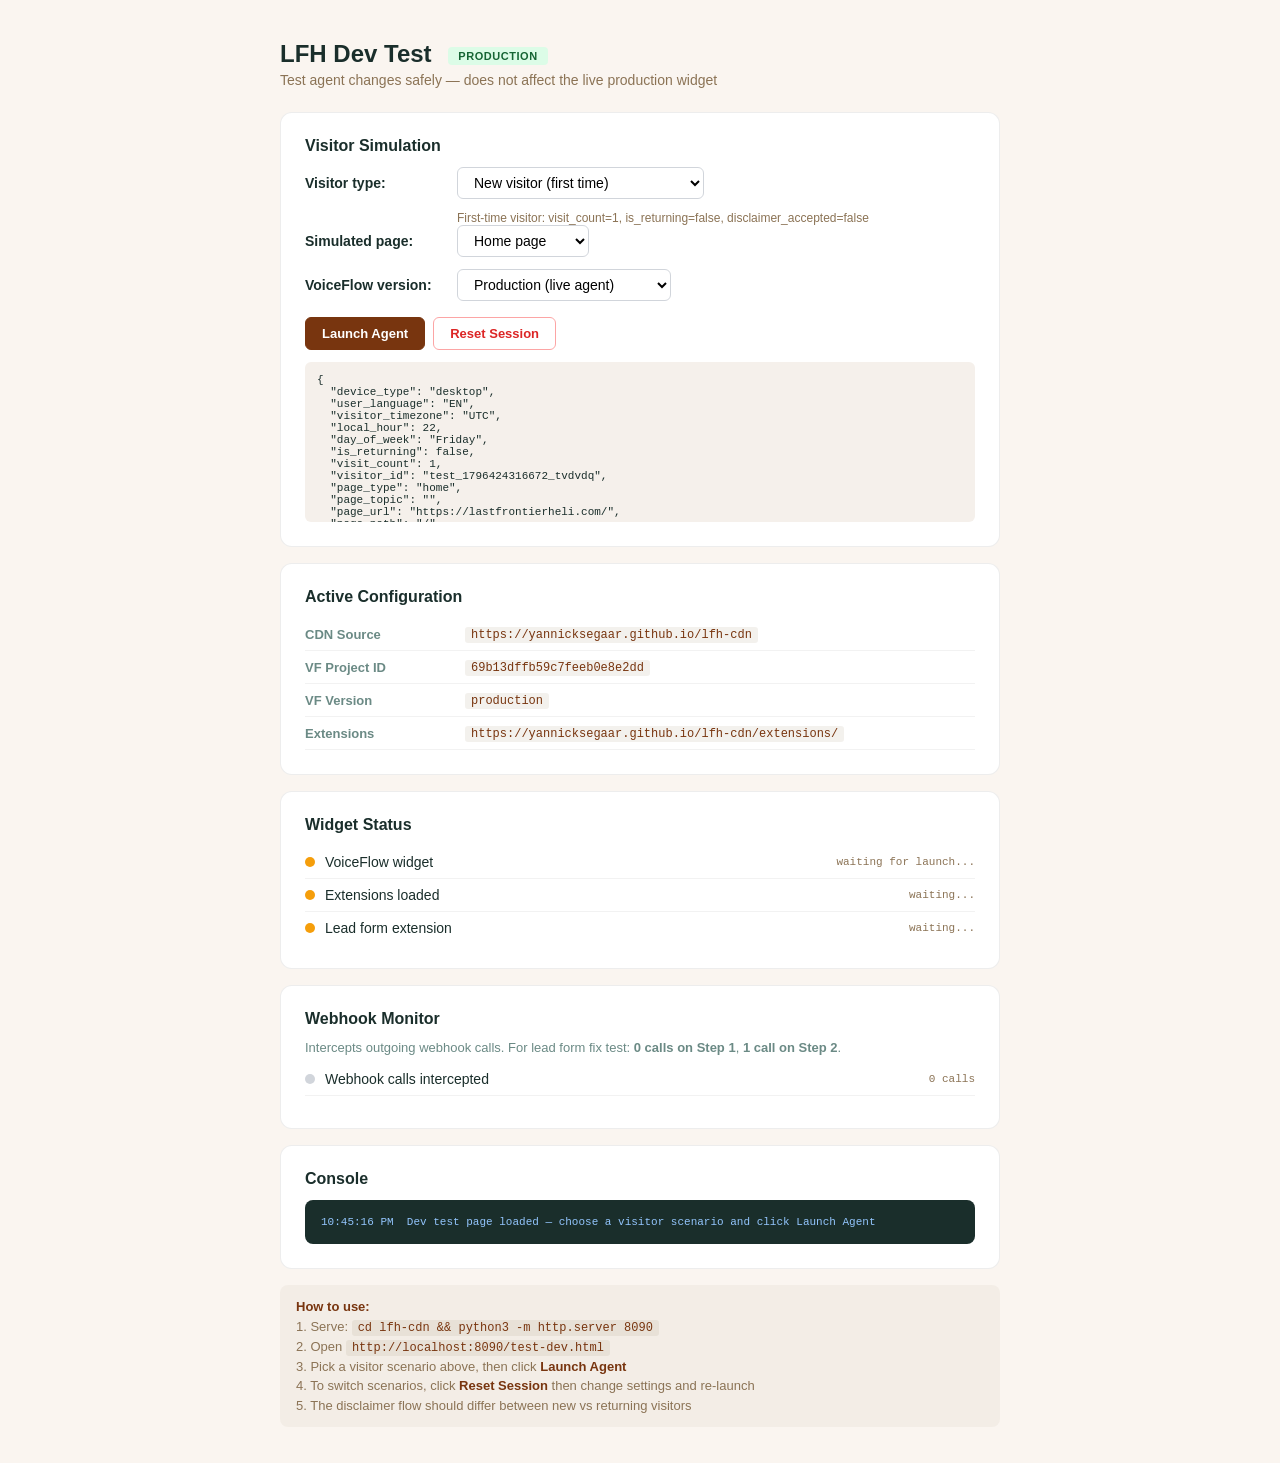
<file: test-dev.html>
<!DOCTYPE html>
<html lang="en">
<head>
<meta charset="UTF-8">
<meta name="viewport" content="width=device-width, initial-scale=1.0">
<title>LFH Dev Test — Development Environment</title>
<style>
  * { margin: 0; padding: 0; box-sizing: border-box; }
  body {
    font-family: -apple-system, BlinkMacSystemFont, 'Segoe UI', sans-serif;
    background: #faf5f0;
    color: #1a2e2b;
    padding: 40px;
    min-height: 100vh;
  }
  .container { max-width: 720px; margin: 0 auto; }
  h1 { font-size: 24px; margin-bottom: 4px; }
  .subtitle { color: #8b7355; font-size: 14px; margin-bottom: 24px; }
  .env-badge {
    display: inline-block;
    font-size: 11px;
    font-weight: 700;
    text-transform: uppercase;
    letter-spacing: 0.05em;
    padding: 3px 10px;
    border-radius: 4px;
    margin-left: 10px;
    vertical-align: middle;
  }
  .env-badge.dev { background: #fef3c7; color: #92400e; }
  .env-badge.prod { background: #dcfce7; color: #166534; }
  .card {
    background: #fff;
    border: 1px solid rgba(0,0,0,0.07);
    border-radius: 12px;
    padding: 24px;
    margin-bottom: 16px;
  }
  .card h2 { font-size: 16px; margin-bottom: 12px; }
  .toggle-row {
    display: flex;
    align-items: center;
    gap: 12px;
    margin-bottom: 12px;
    flex-wrap: wrap;
  }
  .toggle-row label { font-size: 14px; font-weight: 600; min-width: 140px; }
  select, .toggle-row input[type="number"] {
    font-size: 14px;
    padding: 6px 12px;
    border: 1px solid #d1d5db;
    border-radius: 6px;
    background: #fff;
  }
  .toggle-row input[type="number"] { width: 70px; }
  .config-table {
    width: 100%;
    font-size: 13px;
    border-collapse: collapse;
  }
  .config-table td {
    padding: 8px 0;
    border-bottom: 1px solid rgba(0,0,0,0.05);
  }
  .config-table td:first-child {
    font-weight: 600;
    width: 160px;
    color: #6b8a85;
  }
  code {
    font-family: 'Menlo', monospace;
    font-size: 12px;
    background: rgba(139,115,85,0.1);
    color: #78350f;
    padding: 1px 6px;
    border-radius: 3px;
  }
  .check-row {
    display: flex;
    align-items: center;
    gap: 10px;
    padding: 8px 0;
    font-size: 14px;
    border-bottom: 1px solid rgba(0,0,0,0.05);
  }
  .check-row:last-child { border-bottom: none; }
  .dot {
    width: 10px; height: 10px;
    border-radius: 50%;
    background: #d1d5db;
    flex-shrink: 0;
    transition: background 0.3s;
  }
  .dot.pass { background: #22c55e; }
  .dot.fail { background: #ef4444; }
  .dot.loading { background: #f59e0b; animation: pulse 1s infinite; }
  @keyframes pulse { 50% { opacity: 0.4; } }
  .status-text {
    font-family: 'Menlo', monospace;
    font-size: 11px;
    color: #8b7355;
    margin-left: auto;
  }
  #console-log {
    font-family: 'Menlo', monospace;
    font-size: 11px;
    background: #1a2e2b;
    color: #86efac;
    padding: 16px;
    border-radius: 8px;
    max-height: 240px;
    overflow-y: auto;
    margin-top: 12px;
    white-space: pre-wrap;
  }
  #console-log .error { color: #fca5a5; }
  #console-log .warn { color: #fde68a; }
  #console-log .info { color: #93c5fd; }
  .hint {
    font-size: 13px;
    color: #8b7355;
    margin-top: 16px;
    padding: 12px 16px;
    background: rgba(139,115,85,0.06);
    border-radius: 8px;
    line-height: 1.5;
  }
  .hint strong { color: #78350f; }
  button.action-btn {
    font-size: 13px;
    font-weight: 600;
    padding: 8px 16px;
    border: 1px solid #d1d5db;
    border-radius: 6px;
    background: #fff;
    cursor: pointer;
  }
  button.action-btn:hover { background: #f3f4f6; }
  button.action-btn.primary {
    background: #78350f;
    color: #fff;
    border-color: #78350f;
  }
  button.action-btn.primary:hover { background: #92400e; }
  button.action-btn.danger {
    background: #fff;
    color: #dc2626;
    border-color: #fca5a5;
  }
  button.action-btn.danger:hover { background: #fef2f2; }
  .scenario-desc {
    font-size: 12px;
    color: #8b7355;
    margin-top: 4px;
    padding-left: 152px;
  }
  #network-log { margin-top: 8px; }
  #network-log .webhook-entry {
    font-size: 12px;
    padding: 6px 10px;
    margin: 4px 0;
    border-radius: 4px;
    font-family: 'Menlo', monospace;
  }
  #network-log .webhook-entry.initial { background: #fef3c7; color: #92400e; }
  #network-log .webhook-entry.complete { background: #dcfce7; color: #166534; }
  .payload-preview {
    font-family: 'Menlo', monospace;
    font-size: 11px;
    background: #f5f0eb;
    padding: 12px;
    border-radius: 6px;
    margin-top: 12px;
    white-space: pre-wrap;
    max-height: 160px;
    overflow-y: auto;
  }
  .btn-row {
    display: flex;
    gap: 8px;
    margin-top: 16px;
  }
</style>
</head>
<body>
<div class="container">
  <h1>LFH Dev Test <span class="env-badge dev" id="env-badge">Development</span></h1>
  <div class="subtitle">Test agent changes safely — does not affect the live production widget</div>

  <!-- Visitor Simulation -->
  <div class="card">
    <h2>Visitor Simulation</h2>
    <div class="toggle-row">
      <label>Visitor type:</label>
      <select id="visitor-type">
        <option value="new">New visitor (first time)</option>
        <option value="returning">Returning visitor</option>
        <option value="returning-accepted">Returning + disclaimer accepted</option>
      </select>
    </div>
    <div class="scenario-desc" id="scenario-desc">First-time visitor: visit_count=1, is_returning=false, disclaimer_accepted=false</div>

    <div class="toggle-row">
      <label>Simulated page:</label>
      <select id="sim-page">
        <option value="/">Home page</option>
        <option value="/tours">Tours page</option>
        <option value="/lodges/bell-2">Bell 2 Lodge</option>
        <option value="/lodges/ripley-creek">Ripley Creek</option>
        <option value="/booking">Booking page</option>
        <option value="/safety">Safety page</option>
        <option value="/faq">FAQ page</option>
        <option value="/contact">Contact page</option>
      </select>
    </div>

    <div class="toggle-row">
      <label>VoiceFlow version:</label>
      <select id="vf-env">
        <option value="development">Development (safe testing)</option>
        <option value="production" selected>Production (live agent)</option>
      </select>
    </div>

    <div class="btn-row">
      <button class="action-btn primary" id="launch-btn">Launch Agent</button>
      <button class="action-btn danger" id="reset-btn">Reset Session</button>
    </div>

    <div class="payload-preview" id="payload-preview">Launch payload will appear here...</div>
  </div>

  <!-- Environment Config -->
  <div class="card">
    <h2>Active Configuration</h2>
    <table class="config-table">
      <tr><td>CDN Source</td><td id="cdn-source"><code>loading...</code></td></tr>
      <tr><td>VF Project ID</td><td><code>69b13dffb59c7feeb0e8e2dd</code></td></tr>
      <tr><td>VF Version</td><td><code id="vf-version-display">development</code></td></tr>
      <tr><td>Extensions</td><td id="ext-source"><code>loading...</code></td></tr>
    </table>
  </div>

  <!-- Widget Status -->
  <div class="card">
    <h2>Widget Status</h2>
    <div class="check-row">
      <div class="dot loading" id="dot-vf"></div>
      <span>VoiceFlow widget</span>
      <span class="status-text" id="status-vf">waiting for launch...</span>
    </div>
    <div class="check-row">
      <div class="dot loading" id="dot-ext"></div>
      <span>Extensions loaded</span>
      <span class="status-text" id="status-ext">waiting...</span>
    </div>
    <div class="check-row">
      <div class="dot loading" id="dot-lead"></div>
      <span>Lead form extension</span>
      <span class="status-text" id="status-lead">waiting...</span>
    </div>
  </div>

  <!-- Webhook Monitor -->
  <div class="card">
    <h2>Webhook Monitor</h2>
    <p style="font-size: 13px; color: #6b8a85; margin-bottom: 8px;">
      Intercepts outgoing webhook calls. For lead form fix test:
      <strong>0 calls on Step 1</strong>, <strong>1 call on Step 2</strong>.
    </p>
    <div class="check-row">
      <div class="dot" id="dot-webhook"></div>
      <span>Webhook calls intercepted</span>
      <span class="status-text" id="status-webhook">0 calls</span>
    </div>
    <div id="network-log"></div>
  </div>

  <!-- Console Output -->
  <div class="card">
    <h2>Console</h2>
    <div id="console-log"></div>
  </div>

  <div class="hint">
    <strong>How to use:</strong><br>
    1. Serve: <code>cd lfh-cdn && python3 -m http.server 8090</code><br>
    2. Open <code>http://localhost:8090/test-dev.html</code><br>
    3. Pick a visitor scenario above, then click <strong>Launch Agent</strong><br>
    4. To switch scenarios, click <strong>Reset Session</strong> then change settings and re-launch<br>
    5. The disclaimer flow should differ between new vs returning visitors
  </div>
</div>

<!-- Console interceptor -->
<script>
(function() {
  var logEl = document.getElementById('console-log');
  var origLog = console.log;
  var origError = console.error;
  var origWarn = console.warn;

  function appendLog(msg, cls) {
    var line = document.createElement('div');
    if (cls) line.className = cls;
    line.textContent = new Date().toLocaleTimeString() + '  ' + msg;
    logEl.appendChild(line);
    logEl.scrollTop = logEl.scrollHeight;
  }

  window.__appendLog = appendLog;

  console.log = function() {
    origLog.apply(console, arguments);
    var msg = Array.from(arguments).join(' ');
    if (msg.includes('[LFH]') || msg.includes('voiceflow') || msg.includes('lead') || msg.includes('Lead') || msg.includes('webhook') || msg.includes('Webhook') || msg.includes('disclaimer') || msg.includes('Disclaimer'))
      appendLog(msg);
  };
  console.error = function() {
    origError.apply(console, arguments);
    appendLog(Array.from(arguments).map(String).join(' '), 'error');
  };
  console.warn = function() {
    origWarn.apply(console, arguments);
    var msg = Array.from(arguments).join(' ');
    if (msg.includes('[LFH]')) appendLog(msg, 'warn');
  };

  appendLog('Dev test page loaded — choose a visitor scenario and click Launch Agent', 'info');
})();
</script>

<!-- Webhook interceptor -->
<script>
(function() {
  var origFetch = window.fetch;
  var webhookCount = 0;
  var networkLog = document.getElementById('network-log');
  var dotWebhook = document.getElementById('dot-webhook');
  var statusWebhook = document.getElementById('status-webhook');

  window.fetch = function(url, options) {
    var urlStr = typeof url === 'string' ? url : (url && url.url) || '';

    if (urlStr.includes('webhook') && options && options.method === 'POST') {
      webhookCount++;
      statusWebhook.textContent = webhookCount + ' call' + (webhookCount !== 1 ? 's' : '');
      dotWebhook.className = 'dot pass';

      try {
        var body = JSON.parse(options.body);
        var type = body.submissionType || 'unknown';
        var entry = document.createElement('div');
        entry.className = 'webhook-entry ' + type;
        entry.textContent = new Date().toLocaleTimeString() + ' — POST webhook (' + type + ')' +
          (body.lead ? ' — ' + (body.lead.firstName || '') + ' ' + (body.lead.lastName || '') : '') +
          ' — v' + (body.formVersion || '?');
        networkLog.appendChild(entry);
        window.__appendLog('[WEBHOOK] ' + type + ' submission (formVersion: ' + (body.formVersion || '?') + ')', 'info');
      } catch (e) {}
    }

    return origFetch.apply(this, arguments);
  };
})();
</script>

<!-- Visitor simulation + widget loader -->
<script>
(function() {
  var isLocal = (location.hostname === 'localhost' || location.hostname === '127.0.0.1');
  var isStaging = location.pathname.indexOf('/staging/') !== -1;
  var CDN = isLocal ? location.origin
         : isStaging ? 'https://yannicksegaar.github.io/lfh-cdn/staging'
         : 'https://yannicksegaar.github.io/lfh-cdn';
  var PROJECT_ID = '69b13dffb59c7feeb0e8e2dd';

  document.getElementById('cdn-source').innerHTML = '<code>' + CDN + '</code>';
  document.getElementById('ext-source').innerHTML = '<code>' + CDN + '/extensions/</code>';

  // Restore env from URL param
  var params = new URLSearchParams(location.search);
  var envSelect = document.getElementById('vf-env');
  var visitorSelect = document.getElementById('visitor-type');
  var pageSelect = document.getElementById('sim-page');
  var scenarioDesc = document.getElementById('scenario-desc');
  var payloadPreview = document.getElementById('payload-preview');
  var versionDisplay = document.getElementById('vf-version-display');
  var badge = document.getElementById('env-badge');

  if (params.get('env')) envSelect.value = params.get('env');
  if (params.get('visitor')) visitorSelect.value = params.get('visitor');
  if (params.get('page')) pageSelect.value = params.get('page');

  // Page type detection (mirrors loader.js)
  function detectPageType(path) {
    var p = (path || '/').replace(/\/$/, '').toLowerCase() || '/';
    if (p === '/' || p === '/home') return 'home';
    if (p.includes('/tour') || p.includes('/heli-ski')) return 'tours';
    if (p.includes('/lodge') || p.includes('/bell-2') || p.includes('/ripley')) return 'lodge';
    if (p.includes('/book') || p.includes('/reserv')) return 'booking';
    if (p.includes('/safe')) return 'safety';
    if (p.includes('/faq') || p.includes('/question')) return 'faq';
    if (p.includes('/contact')) return 'contact';
    return 'other';
  }

  // Build session data based on scenario
  function buildSessionData() {
    var visitor = visitorSelect.value;
    var pagePath = pageSelect.value;
    var isReturning = visitor !== 'new';
    var visitCount = visitor === 'new' ? 1 : (visitor === 'returning' ? 3 : 5);
    var disclaimerAccepted = visitor === 'returning-accepted';

    // Generate a visitor ID (or reuse)
    var visitorId = 'test_' + Date.now() + '_' + Math.random().toString(36).substr(2, 6);

    return {
      device_type: window.innerWidth < 768 ? 'mobile' : 'desktop',
      user_language: 'EN',
      visitor_timezone: Intl.DateTimeFormat().resolvedOptions().timeZone,
      local_hour: new Date().getHours(),
      day_of_week: new Date().toLocaleDateString('en-US', { weekday: 'long' }),
      is_returning: isReturning,
      visit_count: visitCount,
      visitor_id: visitorId,
      page_type: detectPageType(pagePath),
      page_topic: '',
      page_url: 'https://lastfrontierheli.com' + pagePath,
      page_path: pagePath,
      referrer: '',
      utm: {},
      disclaimer_accepted: disclaimerAccepted
    };
  }

  // Update scenario description
  function updateScenarioDesc() {
    var visitor = visitorSelect.value;
    var descs = {
      'new': 'First-time visitor: visit_count=1, is_returning=false, disclaimer_accepted=false',
      'returning': 'Returning visitor: visit_count=3, is_returning=true, disclaimer_accepted=false (should see disclaimer again)',
      'returning-accepted': 'Returning + accepted: visit_count=5, is_returning=true, disclaimer_accepted=true (should skip disclaimer)'
    };
    scenarioDesc.textContent = descs[visitor] || '';
    payloadPreview.textContent = JSON.stringify(buildSessionData(), null, 2);
  }

  function updateEnvDisplay() {
    var env = envSelect.value;
    versionDisplay.textContent = env;
    badge.textContent = env === 'production' ? 'Production' : 'Development';
    badge.className = env === 'production' ? 'env-badge prod' : 'env-badge dev';
  }

  visitorSelect.addEventListener('change', updateScenarioDesc);
  pageSelect.addEventListener('change', updateScenarioDesc);
  envSelect.addEventListener('change', updateEnvDisplay);
  updateScenarioDesc();
  updateEnvDisplay();

  // Track loaded extensions
  var loadedExtensions = null;

  // Load VF bundle + extensions (once)
  function loadDependencies() {
    return new Promise(function(resolve) {
      // Check if already loaded
      if (window.voiceflow && window.voiceflow.chat && loadedExtensions) {
        resolve(loadedExtensions);
        return;
      }

      var vfScript = document.createElement('script');
      vfScript.src = 'https://cdn.voiceflow.com/widget-next/bundle.mjs';
      vfScript.type = 'text/javascript';
      document.head.appendChild(vfScript);

      vfScript.onload = function() {
        Promise.all([
          import(CDN + '/extensions/lfh-input-gate.js'),
          import(CDN + '/extensions/lfh-lead-form.js'),
          import(CDN + '/extensions/lfh-feedback.js'),
          import(CDN + '/extensions/lfh-selfservice-widget.js'),
          import(CDN + '/extensions/lfh-selfservice-modal.js'),
          import(CDN + '/extensions/lfh-lodges-widget.js'),
          import(CDN + '/extensions/lfh-lodges-modal.js'),
          import(CDN + '/extensions/lfh-tours-grid.js'),
          import(CDN + '/extensions/lfh-tours-modal.js'),
          import(CDN + '/extensions/lfh-weather-widget.js'),
          import(CDN + '/extensions/lfh-weather-modal.js'),
          import(CDN + '/extensions/lfh-welcome.js'),
          import(CDN + '/extensions/lfh-snowfall.js'),
          import(CDN + '/extensions/lfh-hub.js'),
          import(CDN + '/extensions/lfh-menu-button.js'),
        ]).then(function(mods) {
          loadedExtensions = [
            mods[0].LFHInputGate,              // lfh-input-gate.js
            mods[1].LastFrontierLeadForm_v4_Unified, // lfh-lead-form.js
            mods[2].FeedbackExtension10,       // lfh-feedback.js
            mods[3].LastFrontierBrowserSelfService_v4_Unified, // lfh-selfservice-widget.js
            mods[5].LFHLodgeCompareWidgetV2Unified,  // lfh-lodges-widget.js
            mods[7].LFHTourExplorerGridBookingUnified, // lfh-tours-grid.js
            mods[9].LFHWeatherConditionsWidgetV2Unified, // lfh-weather-widget.js
            mods[11].LastFrontierWelcomeGridV2, // lfh-welcome.js
            mods[12].SnowfallExtension1,       // lfh-snowfall.js
            mods[13].LastFrontierHub,          // lfh-hub.js
            // lfh-menu-button.js — no extension registration needed (DOM injection only)
          ].filter(Boolean);

          document.getElementById('dot-ext').className = 'dot pass';
          document.getElementById('status-ext').textContent = loadedExtensions.length + ' loaded';
          document.getElementById('dot-lead').className = 'dot pass';
          document.getElementById('status-lead').textContent = 'v5.4.1';
          console.log('[LFH] Extensions loaded: ' + loadedExtensions.length);

          resolve(loadedExtensions);
        }).catch(function(err) {
          document.getElementById('dot-ext').className = 'dot fail';
          document.getElementById('status-ext').textContent = 'error';
          console.error('[LFH] Extension load error: ' + err);
          resolve([]);
        });
      };
    });
  }

  // Launch Agent button
  document.getElementById('launch-btn').addEventListener('click', function() {
    var btn = this;
    btn.disabled = true;
    btn.textContent = 'Loading...';

    var env = envSelect.value;
    var sessionData = buildSessionData();

    // Update payload preview
    payloadPreview.textContent = JSON.stringify(sessionData, null, 2);

    window.__appendLog('Launching agent (' + env + ') as ' + visitorSelect.value + ' visitor on ' + pageSelect.value, 'info');
    window.__appendLog('disclaimer_accepted=' + sessionData.disclaimer_accepted + ', is_returning=' + sessionData.is_returning + ', visit_count=' + sessionData.visit_count, 'info');

    // Clear any stale session
    Object.keys(localStorage).filter(function(k) { return k.includes('voiceflow'); }).forEach(function(k) { localStorage.removeItem(k); });

    loadDependencies().then(function(extensions) {
      return window.voiceflow.chat.load({
        verify: { projectID: PROJECT_ID },
        url: 'https://general-runtime.voiceflow.com',
        versionID: env,
        launch: {
          event: {
            type: 'launch',
            payload: sessionData
          }
        },
        assistant: {
          stylesheet: CDN + '/css/LFH_styles.css',
          extensions: extensions
        }
      });
    }).then(function() {
      document.getElementById('dot-vf').className = 'dot pass';
      document.getElementById('status-vf').textContent = 'loaded (' + env + ')';
      console.log('[LFH] Widget loaded with versionID: ' + env);
      btn.textContent = 'Launch Agent';
      btn.disabled = false;

      // Auto-open the widget
      setTimeout(function() { window.voiceflow.chat.open(); }, 500);
    }).catch(function(err) {
      document.getElementById('dot-vf').className = 'dot fail';
      document.getElementById('status-vf').textContent = 'error';
      console.error('[LFH] Widget load error: ' + err);
      btn.textContent = 'Launch Agent';
      btn.disabled = false;
    });
  });

  // Reset Session button
  document.getElementById('reset-btn').addEventListener('click', function() {
    // Clear VoiceFlow sessions
    Object.keys(localStorage).filter(function(k) {
      return k.includes('voiceflow') || k.includes('lfh');
    }).forEach(function(k) { localStorage.removeItem(k); });

    // Remove widget from DOM
    var widgetEls = document.querySelectorAll('#voiceflow-chat, [id^="voiceflow"]');
    widgetEls.forEach(function(el) { el.remove(); });

    // Reset status dots
    ['dot-vf'].forEach(function(id) {
      document.getElementById(id).className = 'dot loading';
    });
    document.getElementById('status-vf').textContent = 'waiting for launch...';
    document.getElementById('dot-webhook').className = 'dot';
    document.getElementById('status-webhook').textContent = '0 calls';
    document.getElementById('network-log').innerHTML = '';

    window.__appendLog('Session reset — choose a new scenario and click Launch Agent', 'info');

    // Force a clean reload to fully clear widget state
    var url = new URL(location.href);
    url.searchParams.set('env', envSelect.value);
    url.searchParams.set('visitor', visitorSelect.value);
    url.searchParams.set('page', pageSelect.value);
    url.searchParams.set('t', Date.now()); // cache bust
    location.href = url.toString();
  });

})();
</script>
</body>
</html>
</file>
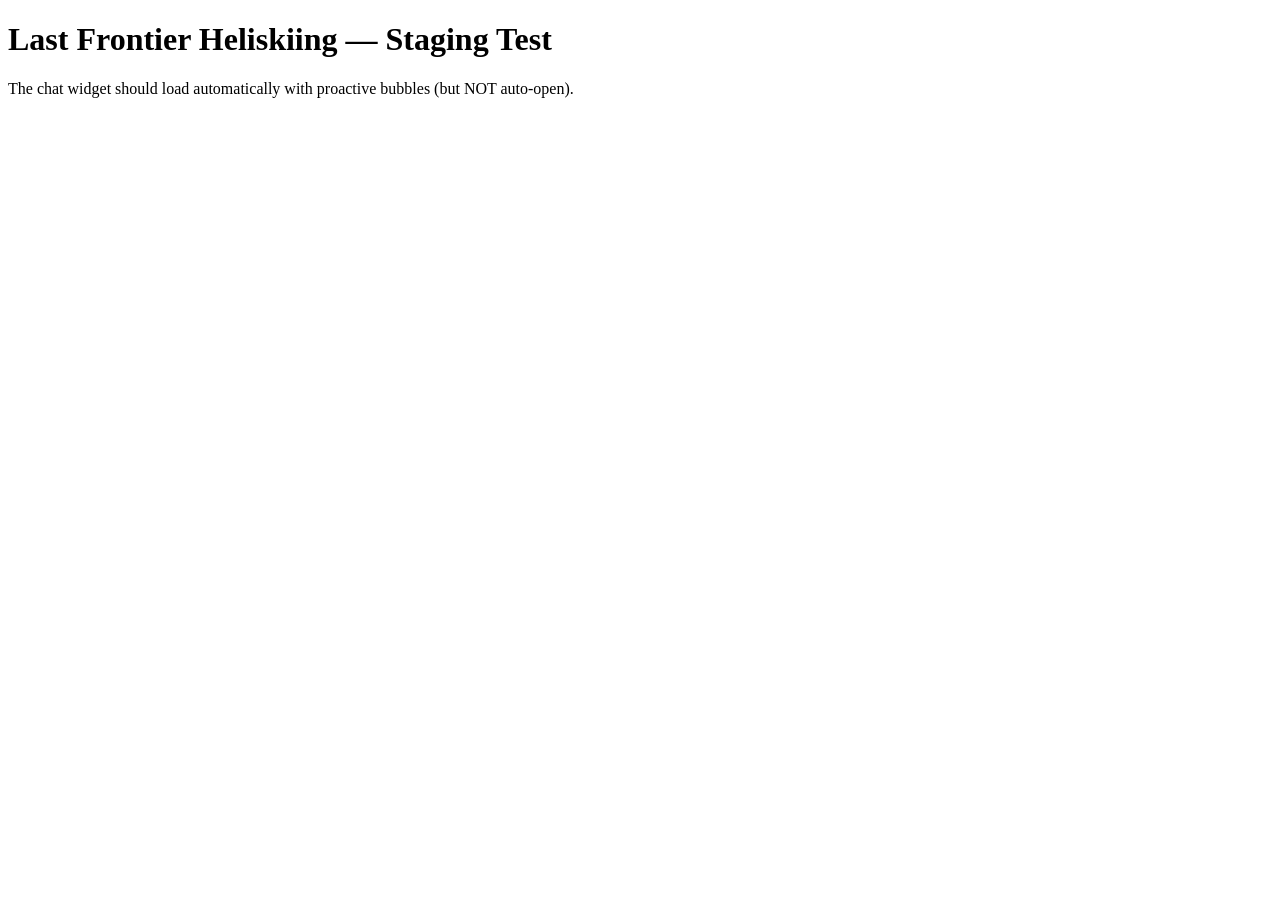
<file: test-staging.html>
<!DOCTYPE html>
<html lang="en">
<head>
  <meta charset="UTF-8">
  <meta name="viewport" content="width=device-width, initial-scale=1.0">
  <title>LFH Staging Test</title>
</head>
<body>
  <h1>Last Frontier Heliskiing — Staging Test</h1>
  <p>The chat widget should load automatically with proactive bubbles (but NOT auto-open).</p>

  <script type="module" src="./loader.js?v=1.1.0"></script>
</body>
</html>
</file>
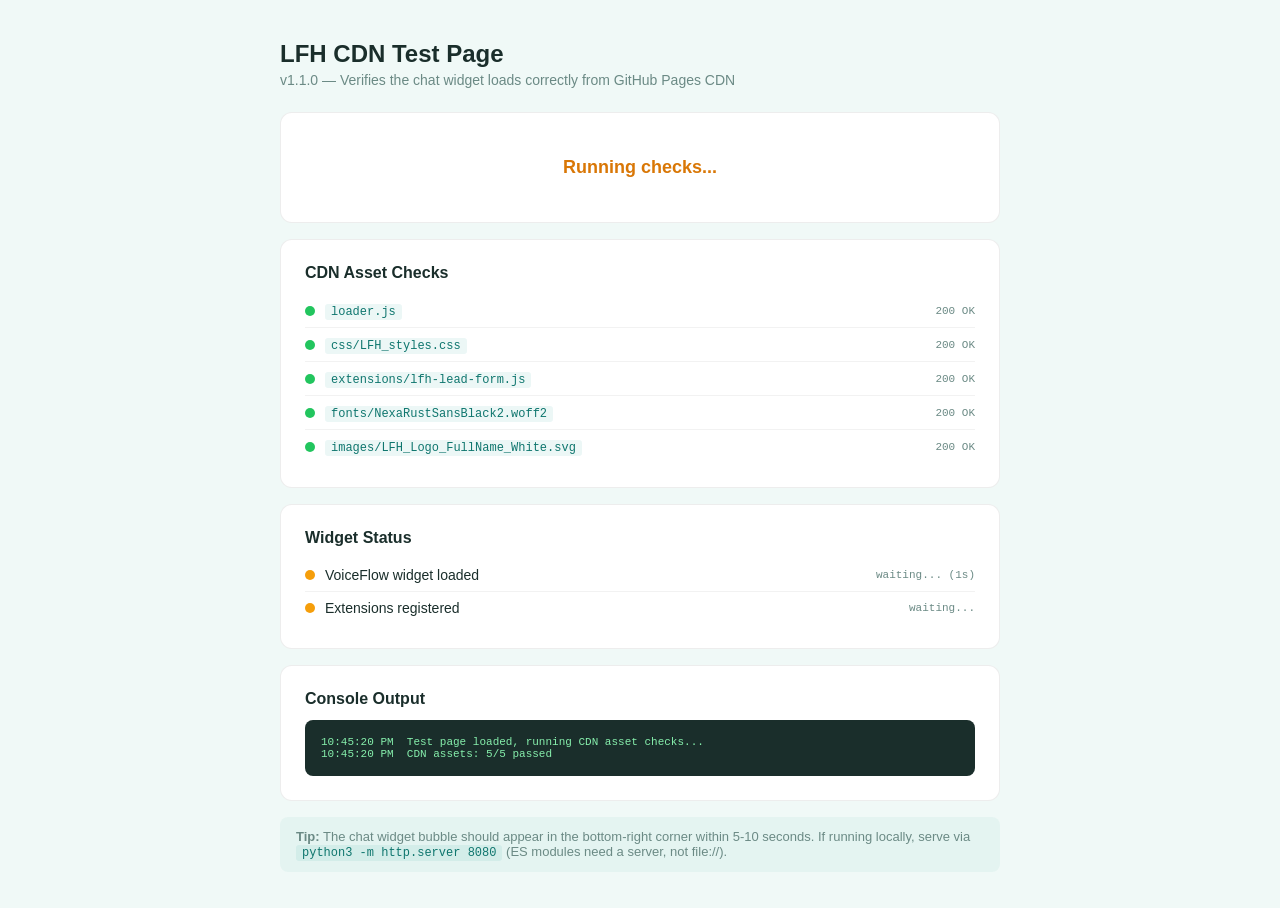
<file: test.html>
<!DOCTYPE html>
<html lang="en">
<head>
<meta charset="UTF-8">
<meta name="viewport" content="width=device-width, initial-scale=1.0">
<title>LFH CDN Test Page</title>
<style>
  * { margin: 0; padding: 0; box-sizing: border-box; }
  body {
    font-family: -apple-system, BlinkMacSystemFont, 'Segoe UI', sans-serif;
    background: #f0f9f7;
    color: #1a2e2b;
    padding: 40px;
    min-height: 100vh;
  }
  .container { max-width: 720px; margin: 0 auto; }
  h1 { font-size: 24px; margin-bottom: 4px; }
  .subtitle { color: #6b8a85; font-size: 14px; margin-bottom: 24px; }
  .card {
    background: #fff;
    border: 1px solid rgba(0,0,0,0.07);
    border-radius: 12px;
    padding: 24px;
    margin-bottom: 16px;
  }
  .card h2 { font-size: 16px; margin-bottom: 12px; }
  .check-row {
    display: flex;
    align-items: center;
    gap: 10px;
    padding: 8px 0;
    font-size: 14px;
    border-bottom: 1px solid rgba(0,0,0,0.05);
  }
  .check-row:last-child { border-bottom: none; }
  .dot {
    width: 10px; height: 10px;
    border-radius: 50%;
    background: #d1d5db;
    flex-shrink: 0;
    transition: background 0.3s;
  }
  .dot.pass { background: #22c55e; }
  .dot.fail { background: #ef4444; }
  .dot.loading { background: #f59e0b; animation: pulse 1s infinite; }
  @keyframes pulse { 50% { opacity: 0.4; } }
  .status-text {
    font-family: 'Menlo', monospace;
    font-size: 11px;
    color: #6b8a85;
    margin-left: auto;
  }
  .summary {
    text-align: center;
    padding: 20px;
    font-size: 18px;
    font-weight: 600;
  }
  .summary.pass { color: #16a34a; }
  .summary.fail { color: #dc2626; }
  .summary.waiting { color: #d97706; }
  code {
    font-family: 'Menlo', monospace;
    font-size: 12px;
    background: rgba(13,148,136,0.08);
    color: #0f766e;
    padding: 1px 6px;
    border-radius: 3px;
  }
  .hint {
    font-size: 13px;
    color: #6b8a85;
    margin-top: 16px;
    padding: 12px 16px;
    background: rgba(13,148,136,0.05);
    border-radius: 8px;
  }
  #console-log {
    font-family: 'Menlo', monospace;
    font-size: 11px;
    background: #1a2e2b;
    color: #86efac;
    padding: 16px;
    border-radius: 8px;
    max-height: 200px;
    overflow-y: auto;
    margin-top: 12px;
    white-space: pre-wrap;
  }
  #console-log .error { color: #fca5a5; }
  #console-log .warn { color: #fde68a; }
</style>
</head>
<body>
<div class="container">
  <h1>LFH CDN Test Page</h1>
  <div class="subtitle" id="env-label">v1.1.0 &mdash; Verifies the chat widget loads correctly from GitHub Pages CDN</div>
  <script>if(location.pathname.includes('/staging/'))document.getElementById('env-label').innerHTML='<strong style="color:#f59e0b">STAGING</strong> &mdash; Preview of staging branch changes';</script>

  <!-- Status Summary -->
  <div class="card">
    <div class="summary waiting" id="summary">Running checks...</div>
  </div>

  <!-- Asset Checks -->
  <div class="card">
    <h2>CDN Asset Checks</h2>
    <div class="check-row">
      <div class="dot loading" id="dot-loader"></div>
      <span><code>loader.js</code></span>
      <span class="status-text" id="status-loader">checking...</span>
    </div>
    <div class="check-row">
      <div class="dot loading" id="dot-css"></div>
      <span><code>css/LFH_styles.css</code></span>
      <span class="status-text" id="status-css">checking...</span>
    </div>
    <div class="check-row">
      <div class="dot loading" id="dot-ext"></div>
      <span><code>extensions/lfh-lead-form.js</code></span>
      <span class="status-text" id="status-ext">checking...</span>
    </div>
    <div class="check-row">
      <div class="dot loading" id="dot-font"></div>
      <span><code>fonts/NexaRustSansBlack2.woff2</code></span>
      <span class="status-text" id="status-font">checking...</span>
    </div>
    <div class="check-row">
      <div class="dot loading" id="dot-logo"></div>
      <span><code>images/LFH_Logo_FullName_White.svg</code></span>
      <span class="status-text" id="status-logo">checking...</span>
    </div>
  </div>

  <!-- Widget Check -->
  <div class="card">
    <h2>Widget Status</h2>
    <div class="check-row">
      <div class="dot loading" id="dot-vf"></div>
      <span>VoiceFlow widget loaded</span>
      <span class="status-text" id="status-vf">waiting...</span>
    </div>
    <div class="check-row">
      <div class="dot loading" id="dot-ext-count"></div>
      <span>Extensions registered</span>
      <span class="status-text" id="status-ext-count">waiting...</span>
    </div>
  </div>

  <!-- Console Output -->
  <div class="card">
    <h2>Console Output</h2>
    <div id="console-log"></div>
  </div>

  <div class="hint">
    <strong>Tip:</strong> The chat widget bubble should appear in the bottom-right corner within 5-10 seconds.
    If running locally, serve via <code>python3 -m http.server 8080</code> (ES modules need a server, not file://).
  </div>
</div>

<!-- Intercept console.log to capture LFH messages -->
<script>
(function() {
  var logEl = document.getElementById('console-log');
  var origLog = console.log;
  var origError = console.error;
  var origWarn = console.warn;

  function appendLog(msg, cls) {
    var line = document.createElement('div');
    if (cls) line.className = cls;
    line.textContent = (new Date()).toLocaleTimeString() + '  ' + msg;
    logEl.appendChild(line);
    logEl.scrollTop = logEl.scrollHeight;
  }

  console.log = function() {
    origLog.apply(console, arguments);
    var msg = Array.from(arguments).join(' ');
    if (msg.includes('[LFH]') || msg.includes('voiceflow')) appendLog(msg);
  };
  console.error = function() {
    origError.apply(console, arguments);
    var msg = Array.from(arguments).map(function(a) { return String(a); }).join(' ');
    appendLog(msg, 'error');
  };
  console.warn = function() {
    origWarn.apply(console, arguments);
    var msg = Array.from(arguments).join(' ');
    if (msg.includes('[LFH]') || msg.includes('voiceflow')) appendLog(msg, 'warn');
  };

  appendLog('Test page loaded, running CDN asset checks...');
})();
</script>

<!-- CDN Asset Checks -->
<script>
(function() {
  var isStaging = location.pathname.includes('/staging/');
  var CDN = 'https://yannicksegaar.github.io/lfh-cdn' + (isStaging ? '/staging' : '');
  var checks = [
    { id: 'loader', path: '/loader.js' },
    { id: 'css', path: '/css/LFH_styles.css' },
    { id: 'ext', path: '/extensions/lfh-lead-form.js' },
    { id: 'font', path: '/fonts/NexaRustSansBlack2.woff2' },
    { id: 'logo', path: '/images/LFH_Logo_FullName_White.svg' },
  ];

  var passed = 0;
  var failed = 0;
  var total = checks.length;

  checks.forEach(function(check) {
    var dot = document.getElementById('dot-' + check.id);
    var status = document.getElementById('status-' + check.id);
    fetch(CDN + check.path, { method: 'HEAD', mode: 'cors' })
      .then(function(r) {
        if (r.ok) {
          dot.className = 'dot pass';
          status.textContent = r.status + ' OK';
          passed++;
        } else {
          dot.className = 'dot fail';
          status.textContent = r.status + ' ' + r.statusText;
          failed++;
        }
      })
      .catch(function(e) {
        dot.className = 'dot fail';
        status.textContent = 'CORS/network error';
        failed++;
      })
      .finally(function() {
        if (passed + failed === total) updateAssetSummary();
      });
  });

  function updateAssetSummary() {
    var log = document.getElementById('console-log');
    var line = document.createElement('div');
    line.textContent = (new Date()).toLocaleTimeString() + '  CDN assets: ' + passed + '/' + total + ' passed';
    if (failed > 0) line.className = 'error';
    log.appendChild(line);
  }
})();
</script>

<!-- Load the widget: local when served via localhost, CDN otherwise -->
<script>
(function() {
  var s = document.createElement('script');
  s.type = 'module';
  var isLocal = location.hostname === 'localhost' || location.hostname === '127.0.0.1' || /^192\./.test(location.hostname) || /^10\./.test(location.hostname);
  var isStaging = location.pathname.includes('/staging/');
  if (isLocal) {
    s.src = '/loader.js?v=local&t=' + Date.now();
  } else {
    var base = 'https://yannicksegaar.github.io/lfh-cdn' + (isStaging ? '/staging' : '');
    s.src = base + '/loader.js?v=1.3.1&t=' + Date.now();
  }
  document.body.appendChild(s);
})();
</script>

<!-- Reload & widget restart debugger -->
<script>
(function() {
  // 1. Detect REAL page reloads (survives across reload via sessionStorage)
  window.addEventListener('beforeunload', function() {
    sessionStorage.setItem('lfh_reload_ts', Date.now());
  });
  var lastReload = sessionStorage.getItem('lfh_reload_ts');
  if (lastReload && (Date.now() - parseInt(lastReload, 10)) < 10000) {
    console.warn('[LFH] PAGE RELOAD detected — page was reloaded at ' + new Date(parseInt(lastReload, 10)).toISOString());
    sessionStorage.removeItem('lfh_reload_ts');
  }

  // 2. Detect VoiceFlow WIDGET restarts (no page reload, but widget re-renders)
  var widgetLoadCount = 0;
  var origLog = console.log;
  var patchedLog = console.log; // capture current (already patched by console interceptor above)
  var checkWidgetRestart = setInterval(function() {
    if (!window.voiceflow || !window.voiceflow.chat) return;
    // Watch for the #voiceflow-chat shadow root being recreated
    var vfEl = document.getElementById('voiceflow-chat');
    if (!vfEl) return;
    var sr = vfEl.shadowRoot;
    if (!sr) return;

    // Check if VF widget container has been rebuilt
    var chatContainer = sr.querySelector('.vfrc-chat');
    if (chatContainer) {
      var stamp = chatContainer.getAttribute('data-lfh-tracked');
      if (!stamp) {
        widgetLoadCount++;
        chatContainer.setAttribute('data-lfh-tracked', String(Date.now()));
        if (widgetLoadCount > 1) {
          console.warn('[LFH] WIDGET RESTART #' + widgetLoadCount + ' detected at ' + new Date().toISOString() + ' — VoiceFlow re-rendered without a page reload');
        }
      }
    }
  }, 2000);
})();
</script>

<!-- Widget detection -->
<script>
(function() {
  var attempts = 0;
  var maxAttempts = 30; // 30 seconds

  var interval = setInterval(function() {
    attempts++;
    var dotVf = document.getElementById('dot-vf');
    var statusVf = document.getElementById('status-vf');
    var dotExt = document.getElementById('dot-ext-count');
    var statusExt = document.getElementById('status-ext-count');
    var summary = document.getElementById('summary');

    if (window.voiceflow && window.voiceflow.chat) {
      dotVf.className = 'dot pass';
      statusVf.textContent = 'loaded (' + attempts + 's)';

      // Check for extension count from console
      dotExt.className = 'dot pass';
      statusExt.textContent = 'ready';

      summary.textContent = 'All checks passed — widget is live';
      summary.className = 'summary pass';
      clearInterval(interval);
      return;
    }

    statusVf.textContent = 'waiting... (' + attempts + 's)';

    if (attempts >= maxAttempts) {
      dotVf.className = 'dot fail';
      statusVf.textContent = 'timeout after ' + maxAttempts + 's';
      dotExt.className = 'dot fail';
      statusExt.textContent = 'not loaded';
      summary.textContent = 'Widget failed to load';
      summary.className = 'summary fail';
      clearInterval(interval);
    }
  }, 1000);
})();
</script>
</body>
</html>
</file>
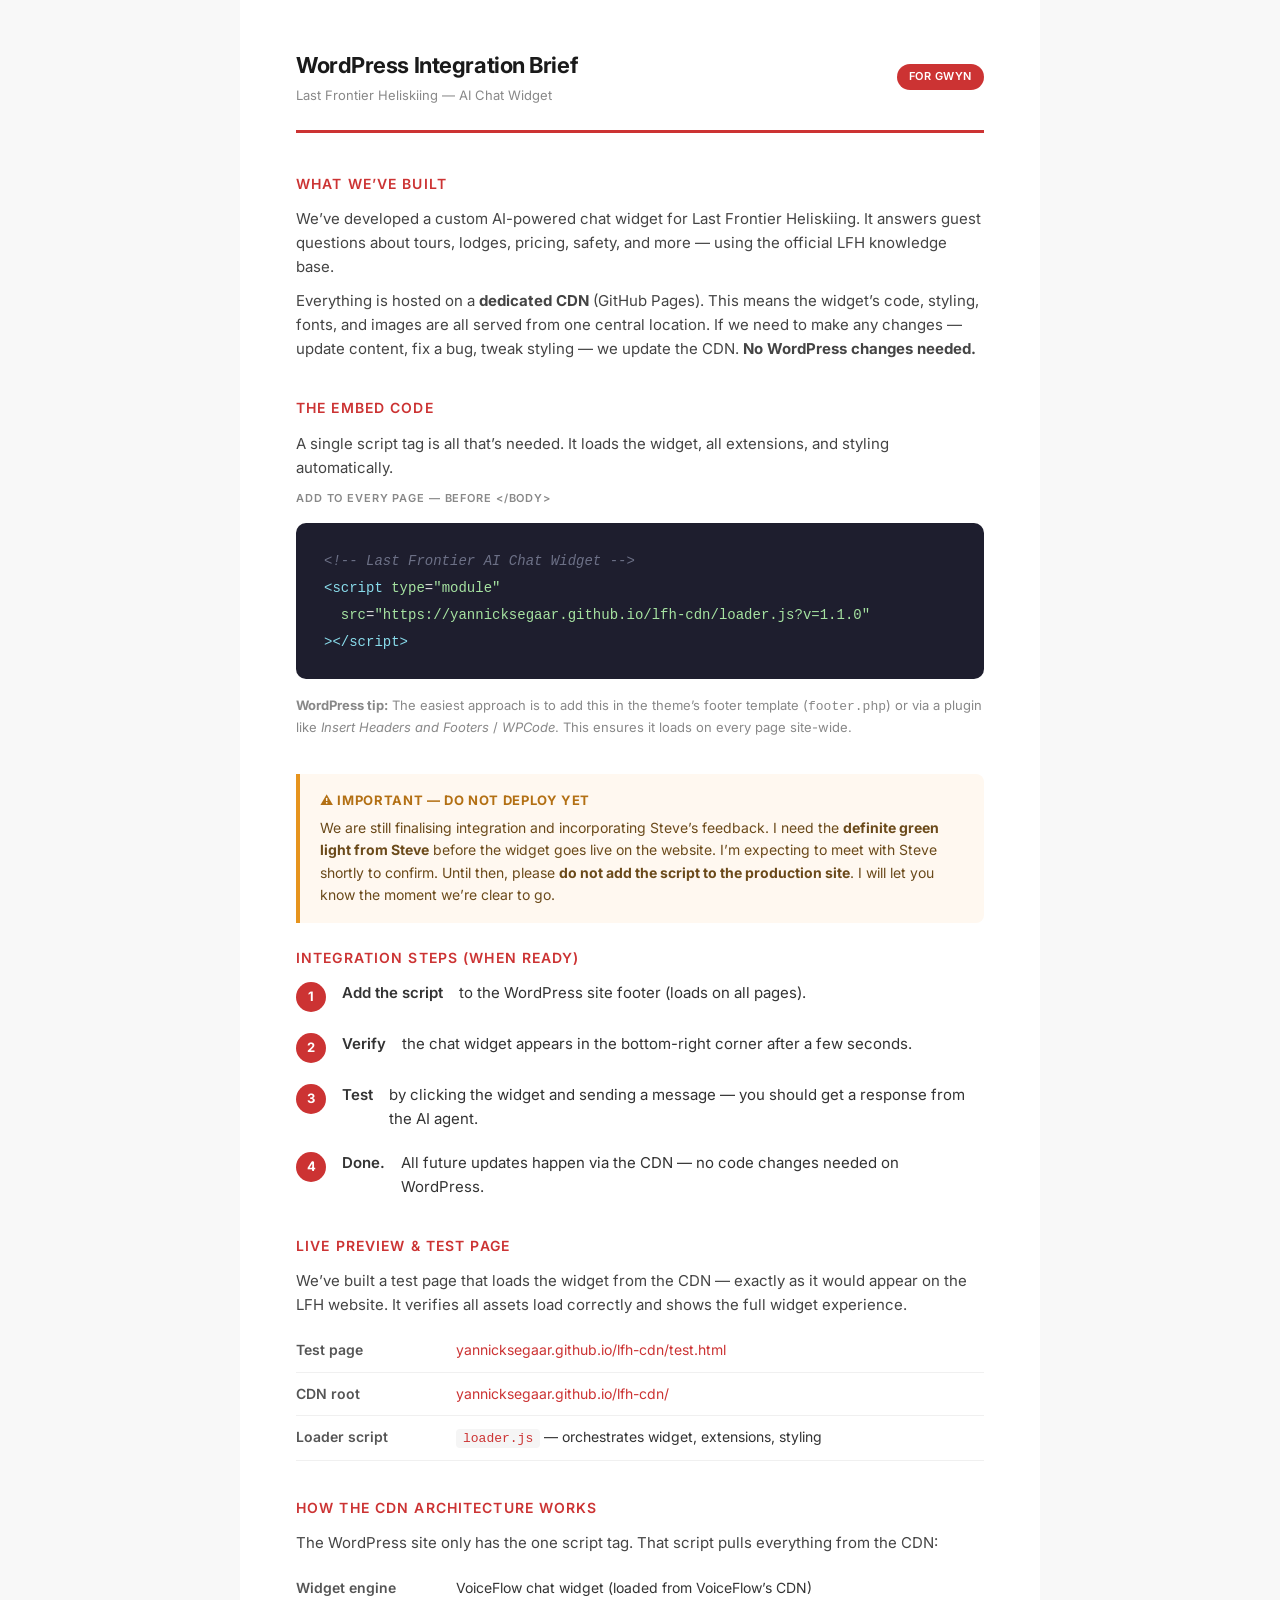
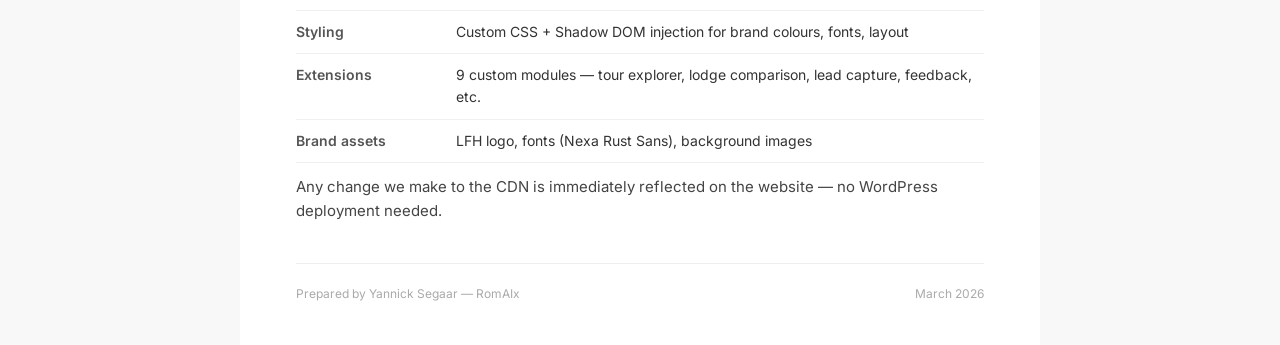
<file: docs/LFH-WordPress-Integration-Brief.html>
<!DOCTYPE html>
<html lang="en">
<head>
<meta charset="UTF-8">
<meta name="viewport" content="width=device-width, initial-scale=1.0">
<title>Last Frontier Heliskiing — WordPress Integration Brief</title>
<style>
  @import url('https://fonts.googleapis.com/css2?family=Inter:wght@400;500;600;700&display=swap');

  * { margin: 0; padding: 0; box-sizing: border-box; }

  body {
    font-family: 'Inter', -apple-system, sans-serif;
    color: #1a1a1a;
    background: #f8f8f8;
    line-height: 1.6;
  }

  .page {
    max-width: 800px;
    margin: 0 auto;
    background: #fff;
    min-height: 100vh;
    padding: 48px 56px;
  }

  /* Header */
  .header {
    display: flex;
    align-items: center;
    justify-content: space-between;
    margin-bottom: 40px;
    padding-bottom: 24px;
    border-bottom: 3px solid #cc3333;
  }

  .header h1 {
    font-size: 22px;
    font-weight: 700;
    color: #1a1a1a;
    letter-spacing: -0.02em;
  }

  .header .subtitle {
    font-size: 13px;
    color: #888;
    margin-top: 2px;
  }

  .badge {
    background: #cc3333;
    color: #fff;
    font-size: 11px;
    font-weight: 600;
    padding: 4px 12px;
    border-radius: 20px;
    letter-spacing: 0.05em;
    text-transform: uppercase;
  }

  /* Sections */
  .section {
    margin-bottom: 36px;
  }

  .section-title {
    font-size: 14px;
    font-weight: 600;
    color: #cc3333;
    text-transform: uppercase;
    letter-spacing: 0.08em;
    margin-bottom: 12px;
  }

  .section p {
    font-size: 15px;
    color: #444;
    margin-bottom: 10px;
  }

  /* Important callout */
  .callout {
    background: #fff8f0;
    border-left: 4px solid #e6941e;
    padding: 16px 20px;
    border-radius: 0 8px 8px 0;
    margin: 24px 0;
  }

  .callout-title {
    font-size: 13px;
    font-weight: 700;
    color: #b37014;
    text-transform: uppercase;
    letter-spacing: 0.05em;
    margin-bottom: 6px;
  }

  .callout p {
    font-size: 14px;
    color: #6b4a1a;
    margin-bottom: 0;
  }

  /* Code block */
  .code-block {
    background: #1e1e2e;
    border-radius: 10px;
    padding: 24px 28px;
    margin: 16px 0;
    overflow-x: auto;
  }

  .code-label {
    font-size: 11px;
    font-weight: 600;
    color: #888;
    text-transform: uppercase;
    letter-spacing: 0.08em;
    margin-bottom: 10px;
  }

  .code-block code {
    font-family: 'SF Mono', 'Fira Code', 'Consolas', monospace;
    font-size: 14px;
    color: #e0e0e0;
    line-height: 1.7;
    white-space: pre-wrap;
    word-break: break-all;
  }

  .code-block .highlight { color: #89dceb; }
  .code-block .string { color: #a6e3a1; }
  .code-block .comment { color: #6c7086; font-style: italic; }

  /* Steps */
  .steps {
    counter-reset: step;
    list-style: none;
    padding: 0;
  }

  .steps li {
    counter-increment: step;
    display: flex;
    align-items: flex-start;
    gap: 16px;
    margin-bottom: 20px;
    font-size: 15px;
    color: #333;
  }

  .steps li::before {
    content: counter(step);
    flex-shrink: 0;
    width: 30px;
    height: 30px;
    background: #cc3333;
    color: #fff;
    border-radius: 50%;
    display: flex;
    align-items: center;
    justify-content: center;
    font-size: 13px;
    font-weight: 700;
    margin-top: 1px;
  }

  .steps li strong {
    font-weight: 600;
  }

  /* Links table */
  .links-table {
    width: 100%;
    border-collapse: collapse;
    margin: 12px 0;
  }

  .links-table td {
    padding: 10px 0;
    font-size: 14px;
    border-bottom: 1px solid #f0f0f0;
    vertical-align: top;
  }

  .links-table td:first-child {
    font-weight: 600;
    color: #555;
    width: 160px;
    padding-right: 16px;
  }

  .links-table td:last-child {
    color: #333;
  }

  .links-table code {
    font-family: 'SF Mono', monospace;
    font-size: 13px;
    background: #f5f5f5;
    padding: 2px 7px;
    border-radius: 4px;
    color: #cc3333;
  }

  a { color: #cc3333; text-decoration: none; }
  a:hover { text-decoration: underline; }

  /* Footer */
  .footer {
    margin-top: 40px;
    padding-top: 20px;
    border-top: 1px solid #eee;
    font-size: 12px;
    color: #aaa;
    display: flex;
    justify-content: space-between;
  }
</style>
</head>
<body>
<div class="page">

  <div class="header">
    <div>
      <h1>WordPress Integration Brief</h1>
      <div class="subtitle">Last Frontier Heliskiing &mdash; AI Chat Widget</div>
    </div>
    <div class="badge">For Gwyn</div>
  </div>

  <!-- What We Built -->
  <div class="section">
    <div class="section-title">What We&rsquo;ve Built</div>
    <p>
      We&rsquo;ve developed a custom AI-powered chat widget for Last Frontier Heliskiing.
      It answers guest questions about tours, lodges, pricing, safety, and more &mdash;
      using the official LFH knowledge base.
    </p>
    <p>
      Everything is hosted on a <strong>dedicated CDN</strong> (GitHub Pages). This means
      the widget&rsquo;s code, styling, fonts, and images are all served from one central location.
      If we need to make any changes &mdash; update content, fix a bug, tweak styling &mdash; we
      update the CDN. <strong>No WordPress changes needed.</strong>
    </p>
  </div>

  <!-- The Embed Code -->
  <div class="section">
    <div class="section-title">The Embed Code</div>
    <p>
      A single script tag is all that&rsquo;s needed. It loads the widget, all extensions,
      and styling automatically.
    </p>

    <div class="code-label">Add to every page &mdash; before &lt;/body&gt;</div>
    <div class="code-block">
      <code><span class="comment">&lt;!-- Last Frontier AI Chat Widget --&gt;</span>
<span class="highlight">&lt;script</span> <span class="string">type</span>=<span class="string">"module"</span>
  <span class="string">src</span>=<span class="string">"https://yannicksegaar.github.io/lfh-cdn/loader.js?v=1.1.0"</span>
<span class="highlight">&gt;&lt;/script&gt;</span></code>
    </div>

    <p style="font-size: 13px; color: #888;">
      <strong>WordPress tip:</strong> The easiest approach is to add this in the theme&rsquo;s
      footer template (<code>footer.php</code>) or via a plugin like
      <em>Insert Headers and Footers</em> / <em>WPCode</em>. This ensures it loads on every page site-wide.
    </p>
  </div>

  <!-- Important Notice -->
  <div class="callout">
    <div class="callout-title">&#9888; Important &mdash; Do Not Deploy Yet</div>
    <p>
      We are still finalising integration and incorporating Steve&rsquo;s feedback.
      I need the <strong>definite green light from Steve</strong> before the widget goes live on the website.
      I&rsquo;m expecting to meet with Steve shortly to confirm. Until then, please
      <strong>do not add the script to the production site</strong>. I will let you know the moment we&rsquo;re clear to go.
    </p>
  </div>

  <!-- Integration Steps -->
  <div class="section">
    <div class="section-title">Integration Steps (When Ready)</div>
    <ol class="steps">
      <li><strong>Add the script</strong> to the WordPress site footer (loads on all pages).</li>
      <li><strong>Verify</strong> the chat widget appears in the bottom-right corner after a few seconds.</li>
      <li><strong>Test</strong> by clicking the widget and sending a message &mdash; you should get a response from the AI agent.</li>
      <li><strong>Done.</strong> All future updates happen via the CDN &mdash; no code changes needed on WordPress.</li>
    </ol>
  </div>

  <!-- Live Preview -->
  <div class="section">
    <div class="section-title">Live Preview &amp; Test Page</div>
    <p>
      We&rsquo;ve built a test page that loads the widget from the CDN &mdash; exactly as it would
      appear on the LFH website. It verifies all assets load correctly and shows the
      full widget experience.
    </p>
    <table class="links-table">
      <tr>
        <td>Test page</td>
        <td><a href="https://yannicksegaar.github.io/lfh-cdn/test.html" target="_blank">yannicksegaar.github.io/lfh-cdn/test.html</a></td>
      </tr>
      <tr>
        <td>CDN root</td>
        <td><a href="https://yannicksegaar.github.io/lfh-cdn/" target="_blank">yannicksegaar.github.io/lfh-cdn/</a></td>
      </tr>
      <tr>
        <td>Loader script</td>
        <td><code>loader.js</code> &mdash; orchestrates widget, extensions, styling</td>
      </tr>
    </table>
  </div>

  <!-- How It Works -->
  <div class="section">
    <div class="section-title">How the CDN Architecture Works</div>
    <p>
      The WordPress site only has the one script tag. That script pulls everything from the CDN:
    </p>
    <table class="links-table">
      <tr>
        <td>Widget engine</td>
        <td>VoiceFlow chat widget (loaded from VoiceFlow&rsquo;s CDN)</td>
      </tr>
      <tr>
        <td>Styling</td>
        <td>Custom CSS + Shadow DOM injection for brand colours, fonts, layout</td>
      </tr>
      <tr>
        <td>Extensions</td>
        <td>9 custom modules &mdash; tour explorer, lodge comparison, lead capture, feedback, etc.</td>
      </tr>
      <tr>
        <td>Brand assets</td>
        <td>LFH logo, fonts (Nexa Rust Sans), background images</td>
      </tr>
    </table>
    <p style="margin-top: 12px;">
      Any change we make to the CDN is immediately reflected on the website &mdash; no WordPress deployment needed.
    </p>
  </div>

  <!-- Footer -->
  <div class="footer">
    <span>Prepared by Yannick Segaar &mdash; RomAIx</span>
    <span>March 2026</span>
  </div>

</div>
</body>
</html>
</file>
